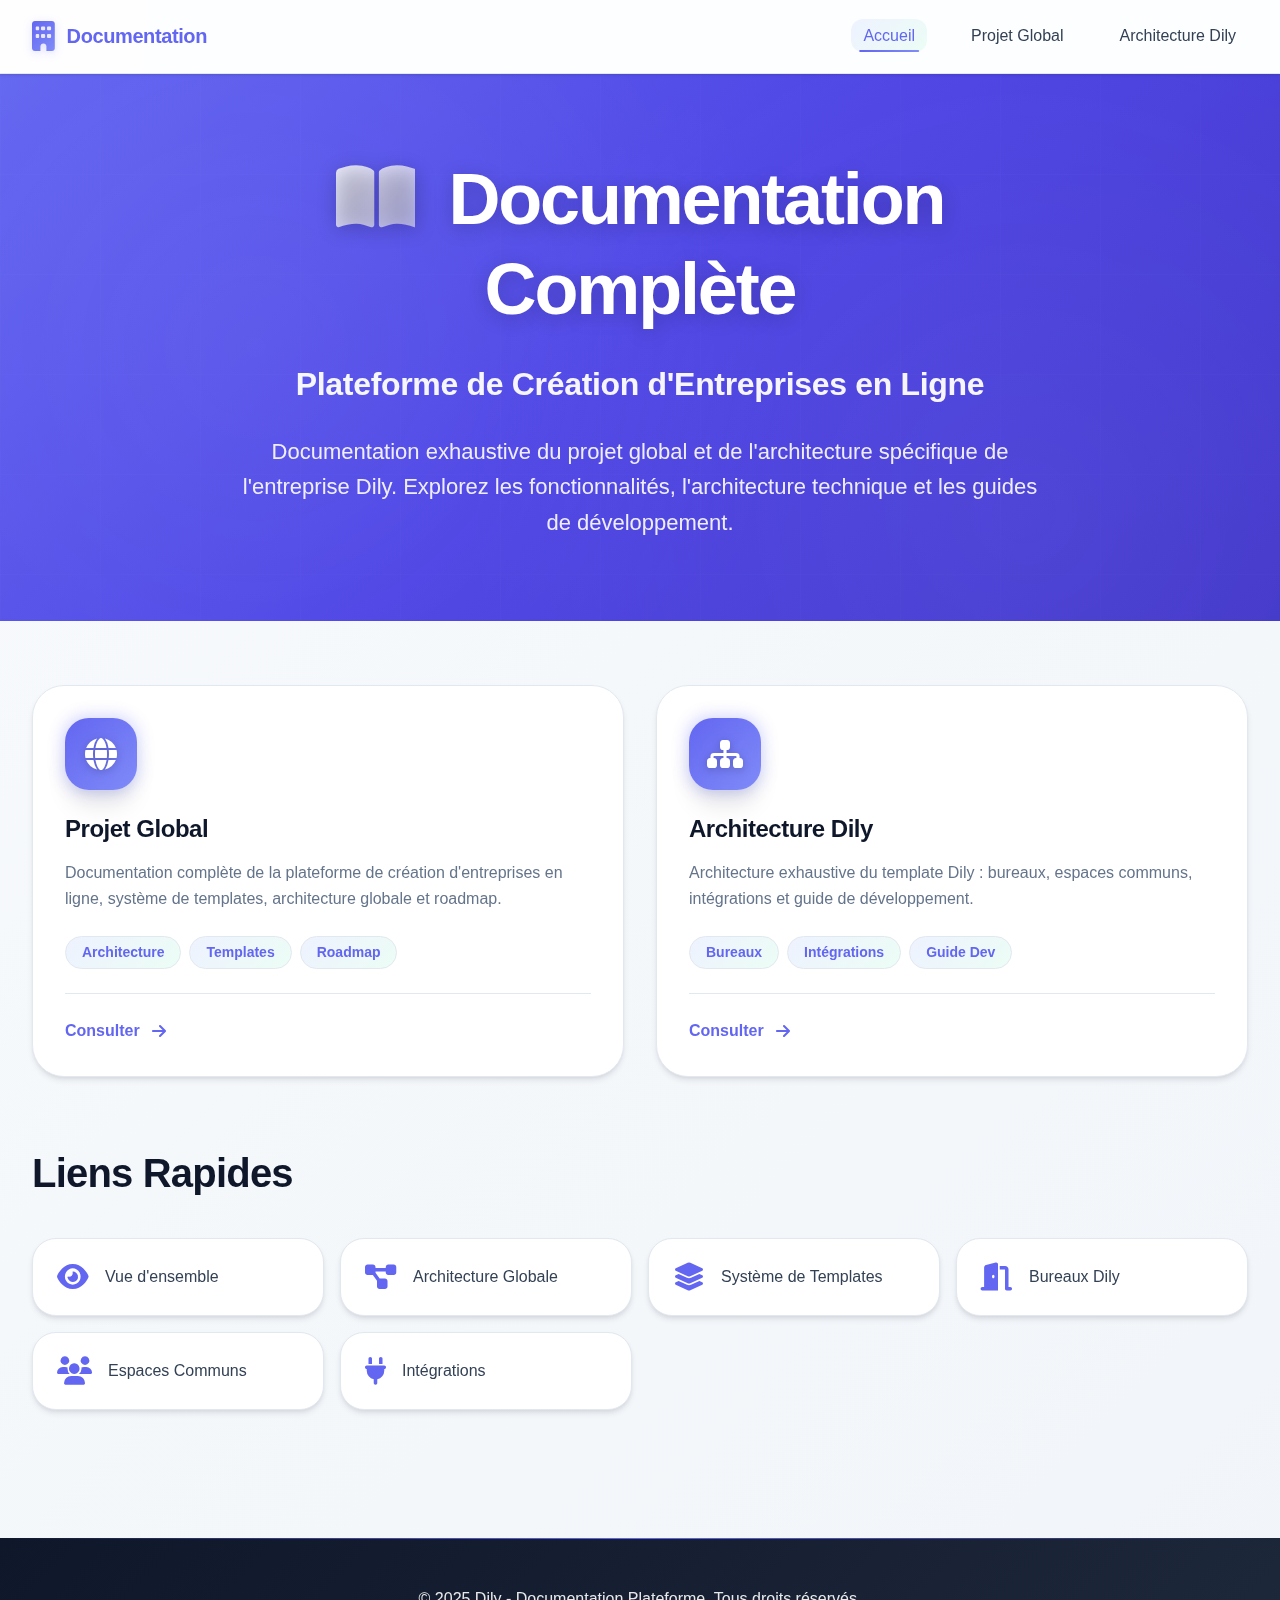
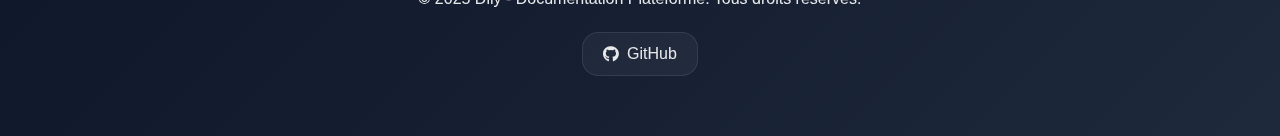
<file: index.html>
<!DOCTYPE html>
<html lang="fr">
<head>
    <meta charset="UTF-8">
    <meta name="viewport" content="width=device-width, initial-scale=1.0">
    <title>Documentation - Plateforme de Création d'Entreprises en Ligne</title>
    <link rel="stylesheet" href="css/style.css">
    <link rel="stylesheet" href="https://cdnjs.cloudflare.com/ajax/libs/font-awesome/6.4.0/css/all.min.css">
</head>
<body>
    <!-- Navigation -->
    <nav class="navbar">
        <div class="nav-container">
            <div class="nav-brand">
                <i class="fas fa-building"></i>
                <span>Documentation</span>
            </div>
            <ul class="nav-menu">
                <li><a href="index.html" class="active">Accueil</a></li>
                <li><a href="docs/project-overview.html">Projet Global</a></li>
                <li><a href="docs/dily-architecture.html">Architecture Dily</a></li>
            </ul>
            <div class="nav-toggle">
                <span></span>
                <span></span>
                <span></span>
            </div>
        </div>
    </nav>

    <!-- Hero Section -->
    <section class="hero">
        <div class="hero-content">
            <h1><i class="fas fa-book-open"></i> Documentation Complète</h1>
            <p class="hero-subtitle">Plateforme de Création d'Entreprises en Ligne</p>
            <p class="hero-description">
                Documentation exhaustive du projet global et de l'architecture spécifique de l'entreprise Dily.
                Explorez les fonctionnalités, l'architecture technique et les guides de développement.
            </p>
        </div>
    </section>

    <!-- Main Content -->
    <main class="main-content">
        <div class="container">
            <!-- Cards Grid -->
            <div class="cards-grid">
                <!-- Project Overview Card -->
                <div class="card">
                    <div class="card-icon">
                        <i class="fas fa-globe"></i>
                    </div>
                    <h2>Projet Global</h2>
                    <p>Documentation complète de la plateforme de création d'entreprises en ligne, système de templates, architecture globale et roadmap.</p>
                    <div class="card-features">
                        <span class="feature-tag">Architecture</span>
                        <span class="feature-tag">Templates</span>
                        <span class="feature-tag">Roadmap</span>
                    </div>
                    <a href="docs/project-overview.html" class="card-link">
                        Consulter <i class="fas fa-arrow-right"></i>
                    </a>
                </div>

                <!-- Dily Architecture Card -->
                <div class="card">
                    <div class="card-icon">
                        <i class="fas fa-sitemap"></i>
                    </div>
                    <h2>Architecture Dily</h2>
                    <p>Architecture exhaustive du template Dily : bureaux, espaces communs, intégrations et guide de développement.</p>
                    <div class="card-features">
                        <span class="feature-tag">Bureaux</span>
                        <span class="feature-tag">Intégrations</span>
                        <span class="feature-tag">Guide Dev</span>
                    </div>
                    <a href="docs/dily-architecture.html" class="card-link">
                        Consulter <i class="fas fa-arrow-right"></i>
                    </a>
                </div>
            </div>

            <!-- Quick Links -->
            <section class="quick-links">
                <h2>Liens Rapides</h2>
                <div class="links-grid">
                    <a href="docs/project-overview.html#vue-densemble" class="quick-link">
                        <i class="fas fa-eye"></i>
                        <span>Vue d'ensemble</span>
                    </a>
                    <a href="docs/project-overview.html#architecture-globale" class="quick-link">
                        <i class="fas fa-project-diagram"></i>
                        <span>Architecture Globale</span>
                    </a>
                    <a href="docs/project-overview.html#systeme-de-templates" class="quick-link">
                        <i class="fas fa-layer-group"></i>
                        <span>Système de Templates</span>
                    </a>
                    <a href="docs/dily-architecture.html#bureaux" class="quick-link">
                        <i class="fas fa-door-open"></i>
                        <span>Bureaux Dily</span>
                    </a>
                    <a href="docs/dily-architecture.html#espaces-communs" class="quick-link">
                        <i class="fas fa-users"></i>
                        <span>Espaces Communs</span>
                    </a>
                    <a href="docs/dily-architecture.html#integrations" class="quick-link">
                        <i class="fas fa-plug"></i>
                        <span>Intégrations</span>
                    </a>
                </div>
            </section>
        </div>
    </main>

    <!-- Footer -->
    <footer class="footer">
        <div class="container">
            <p>&copy; 2025 Dily - Documentation Plateforme. Tous droits réservés.</p>
            <p class="footer-links">
                <a href="https://github.com" target="_blank" rel="noopener noreferrer">
                    <i class="fab fa-github"></i> GitHub
                </a>
            </p>
        </div>
    </footer>

    <script src="js/main.js"></script>
</body>
</html>
</file>
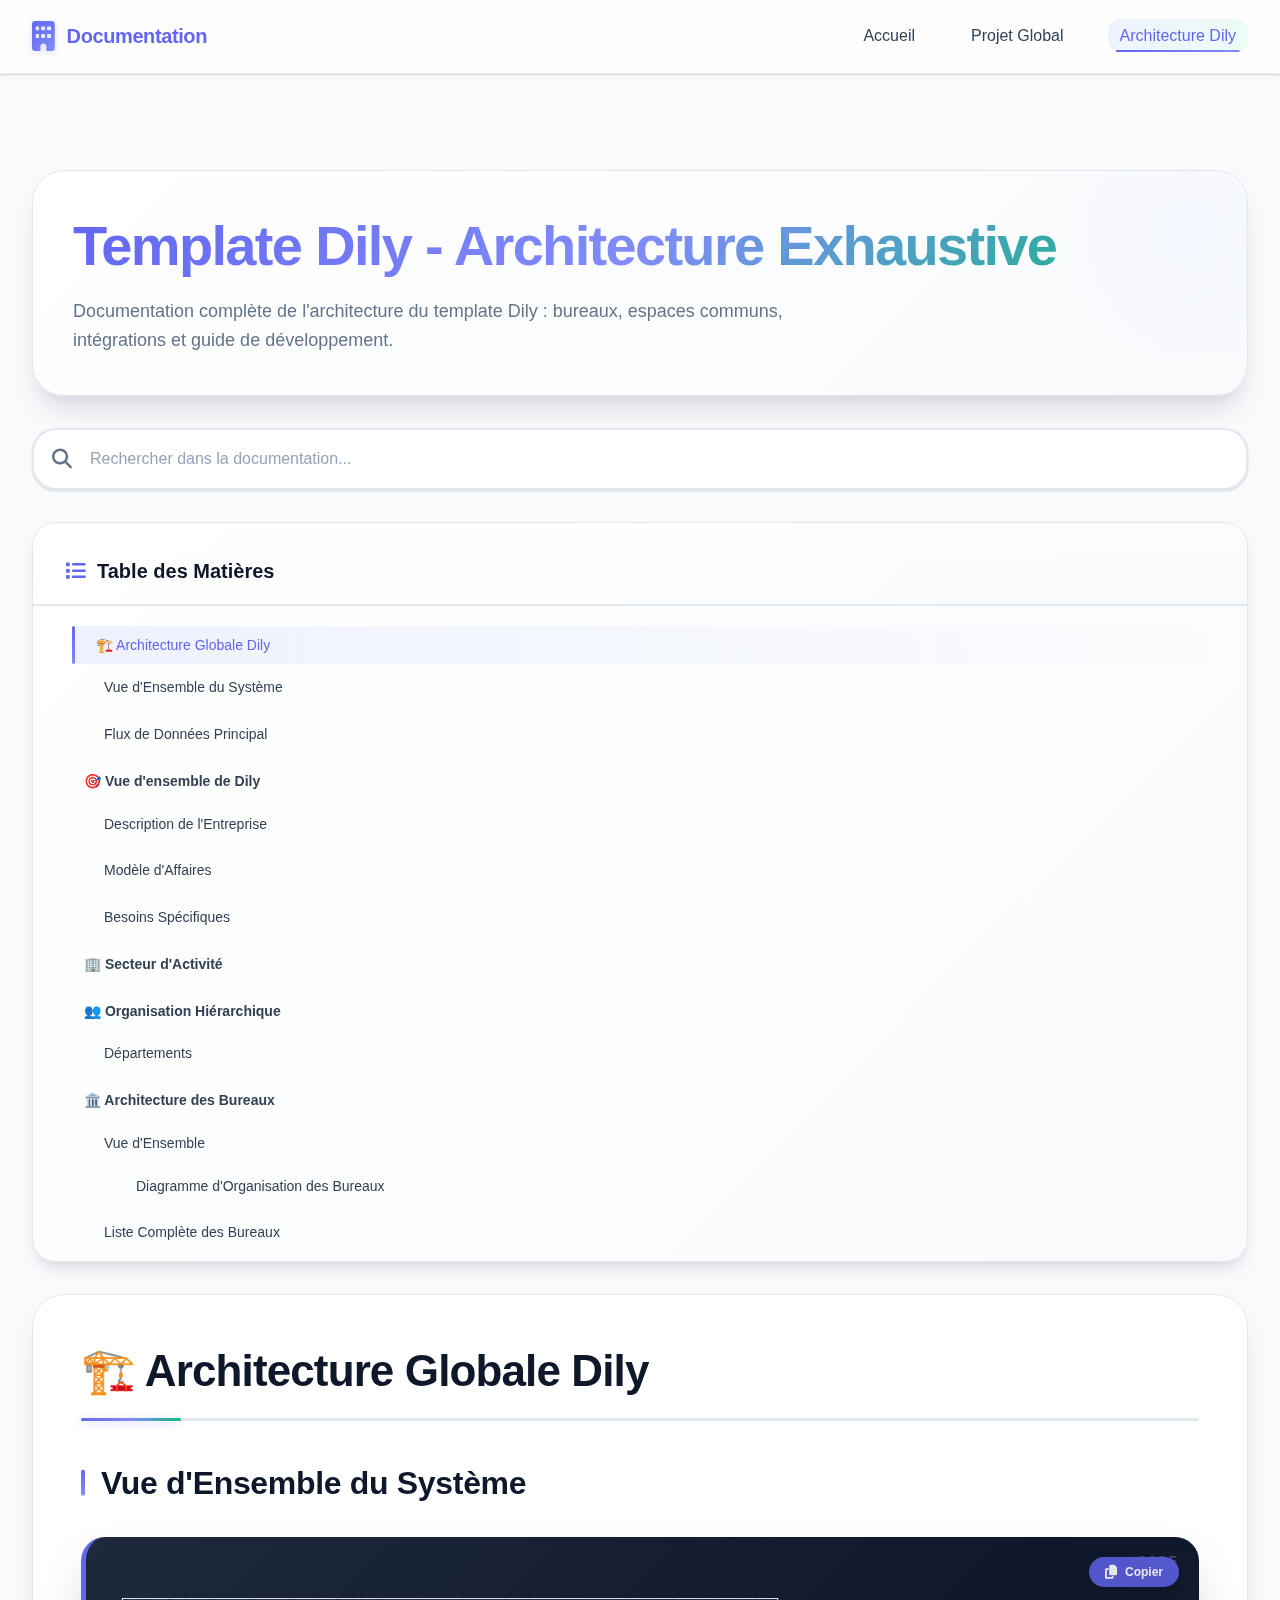
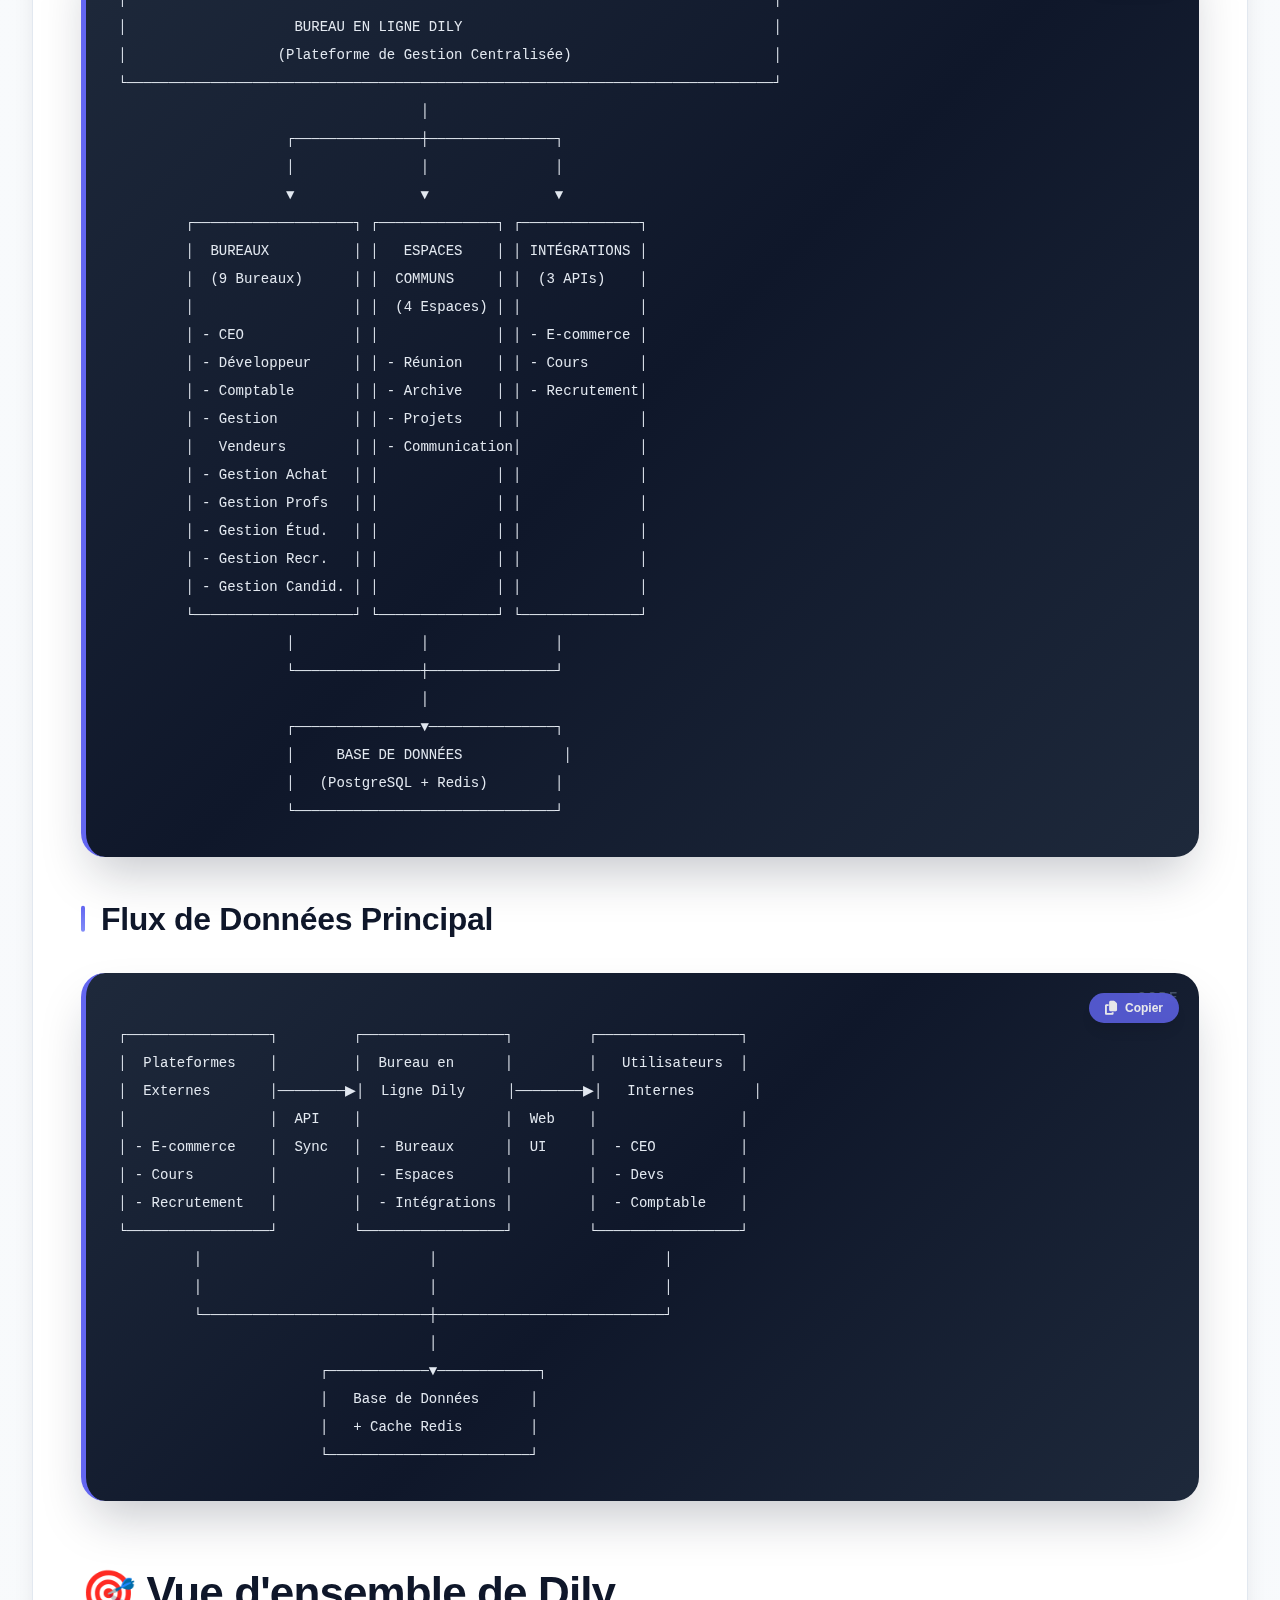
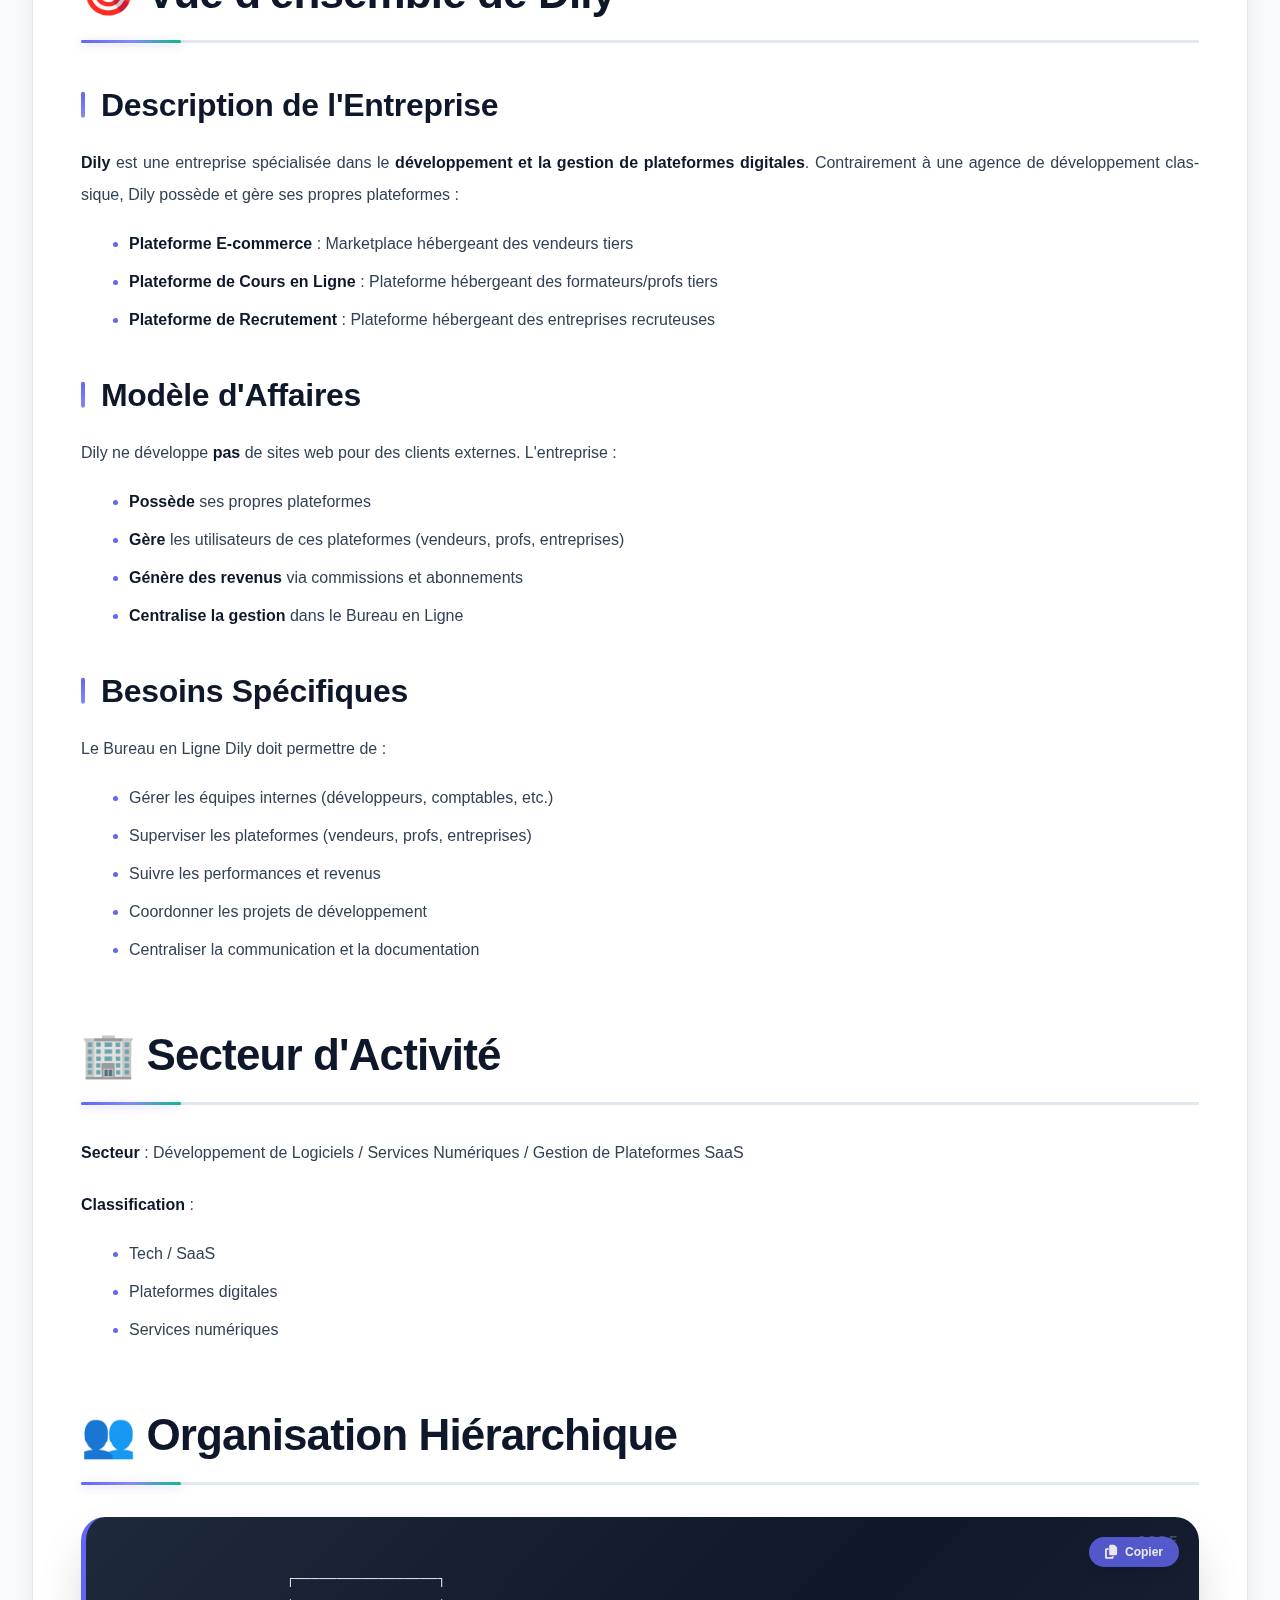
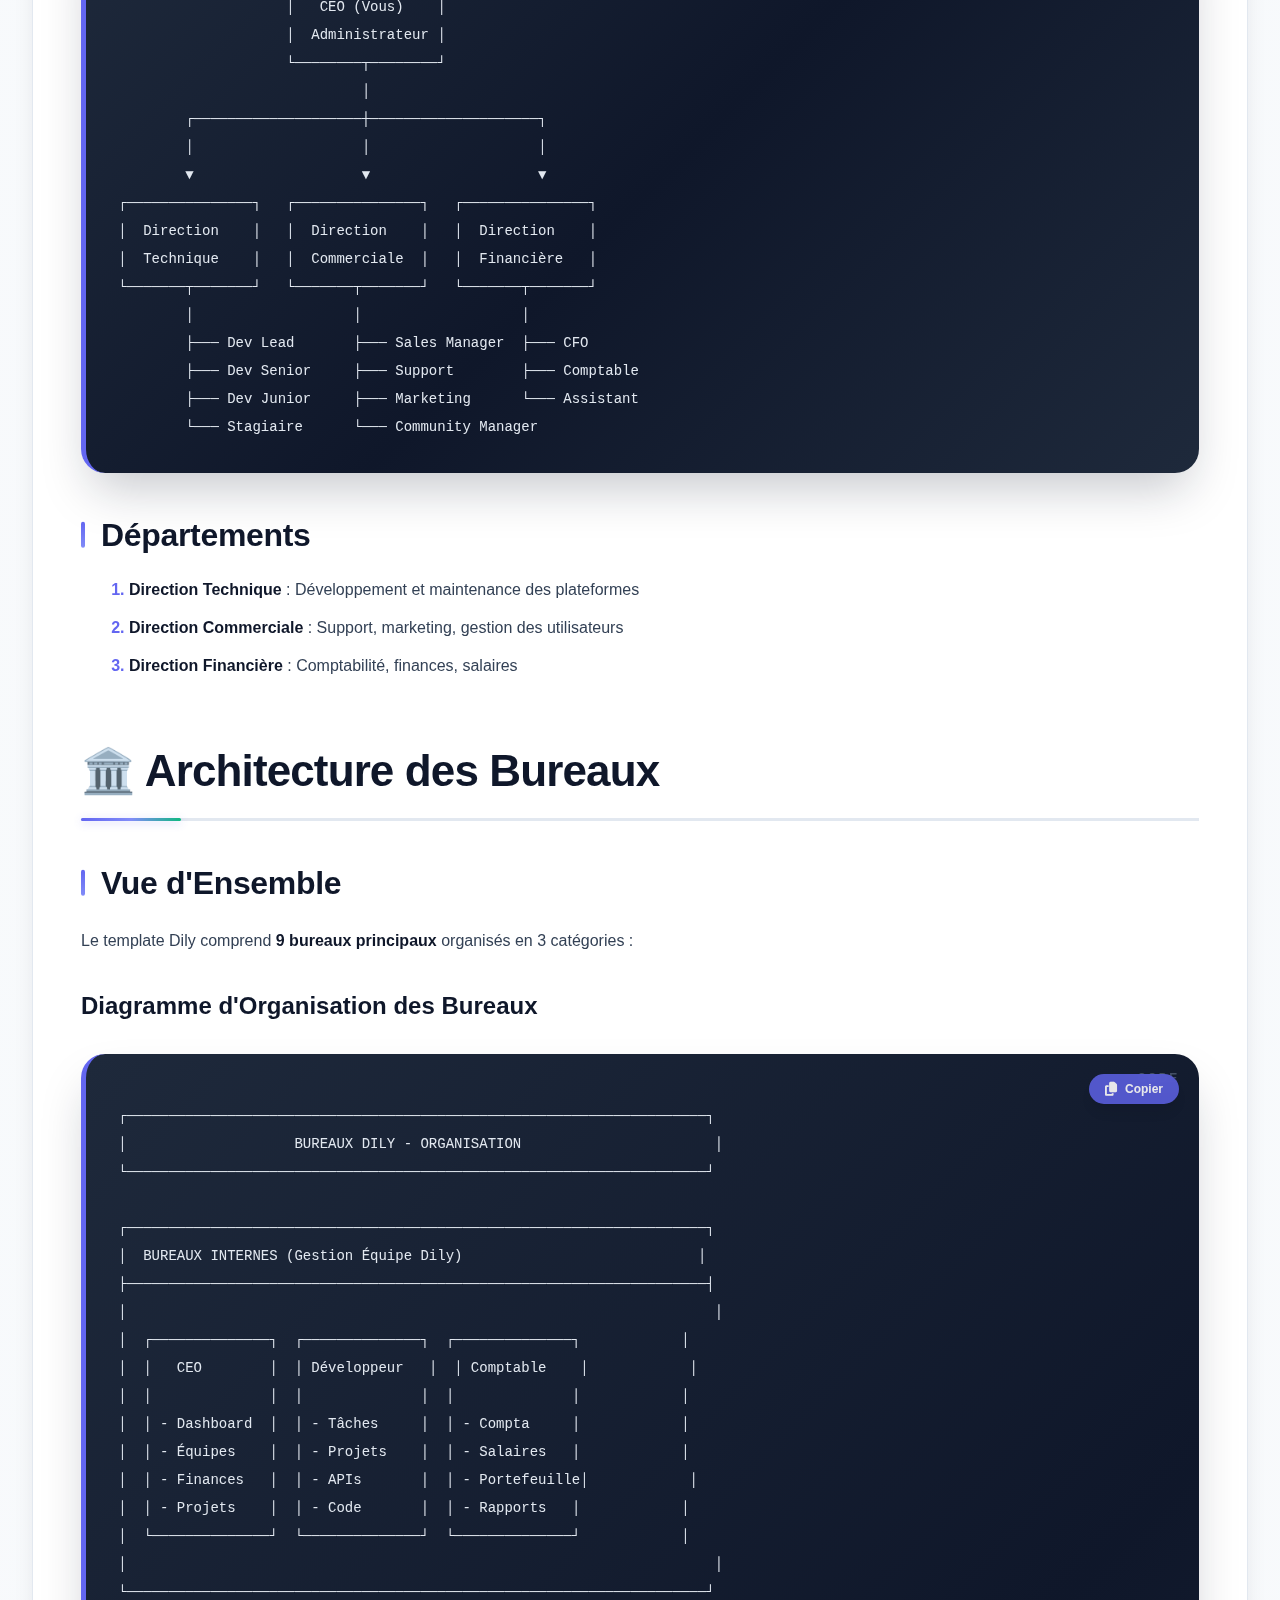
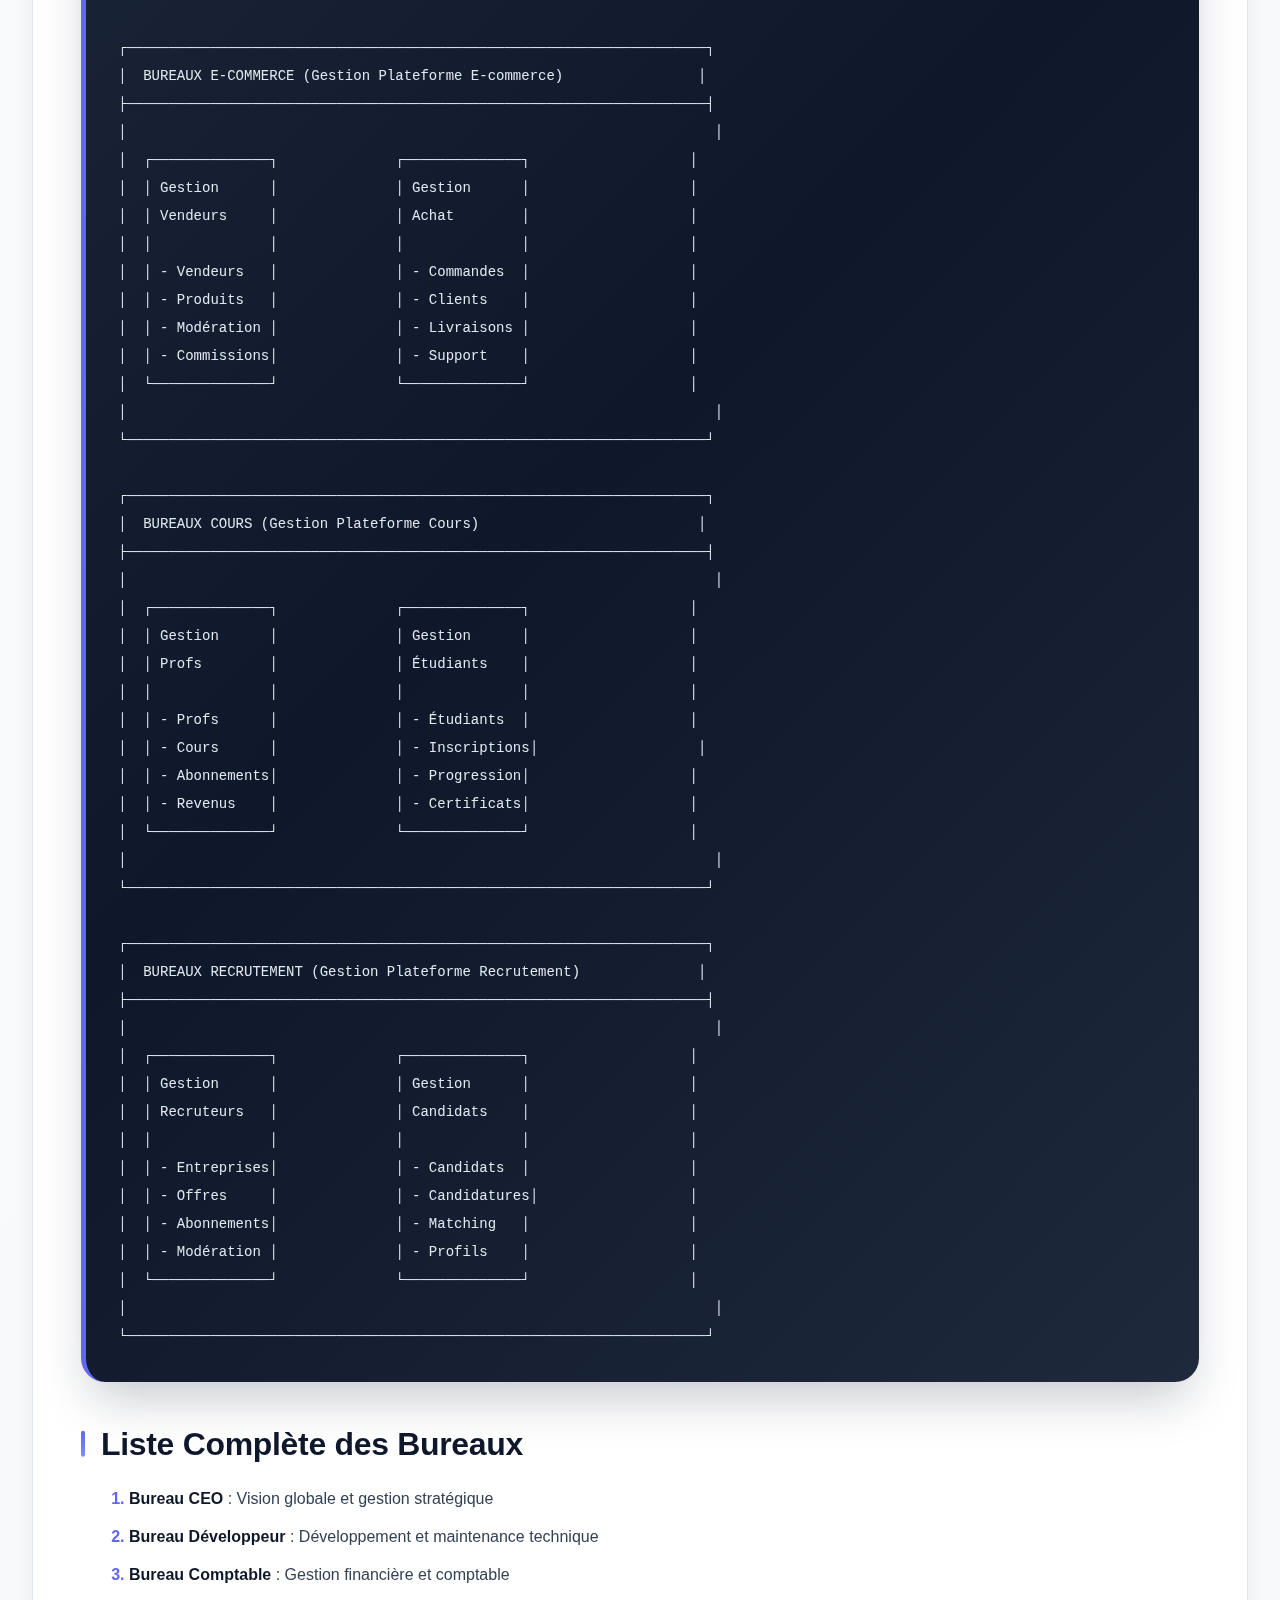
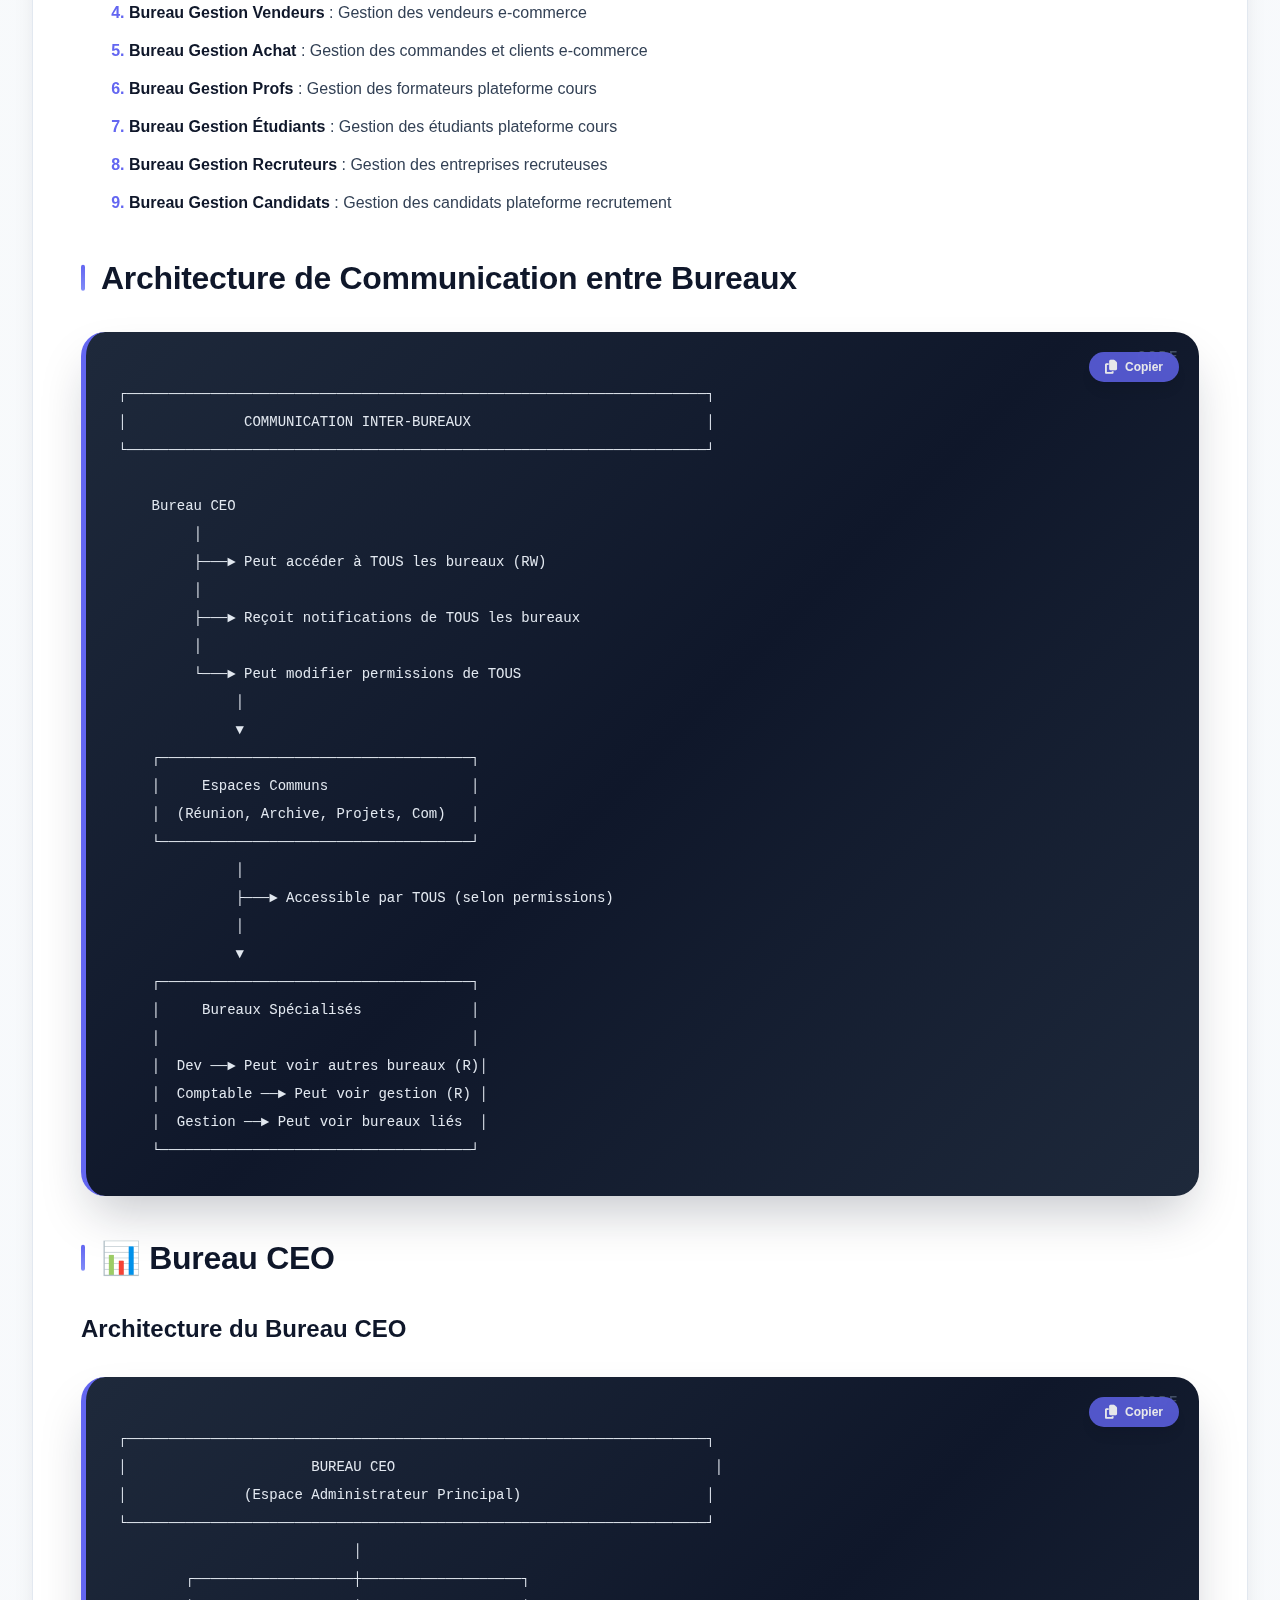
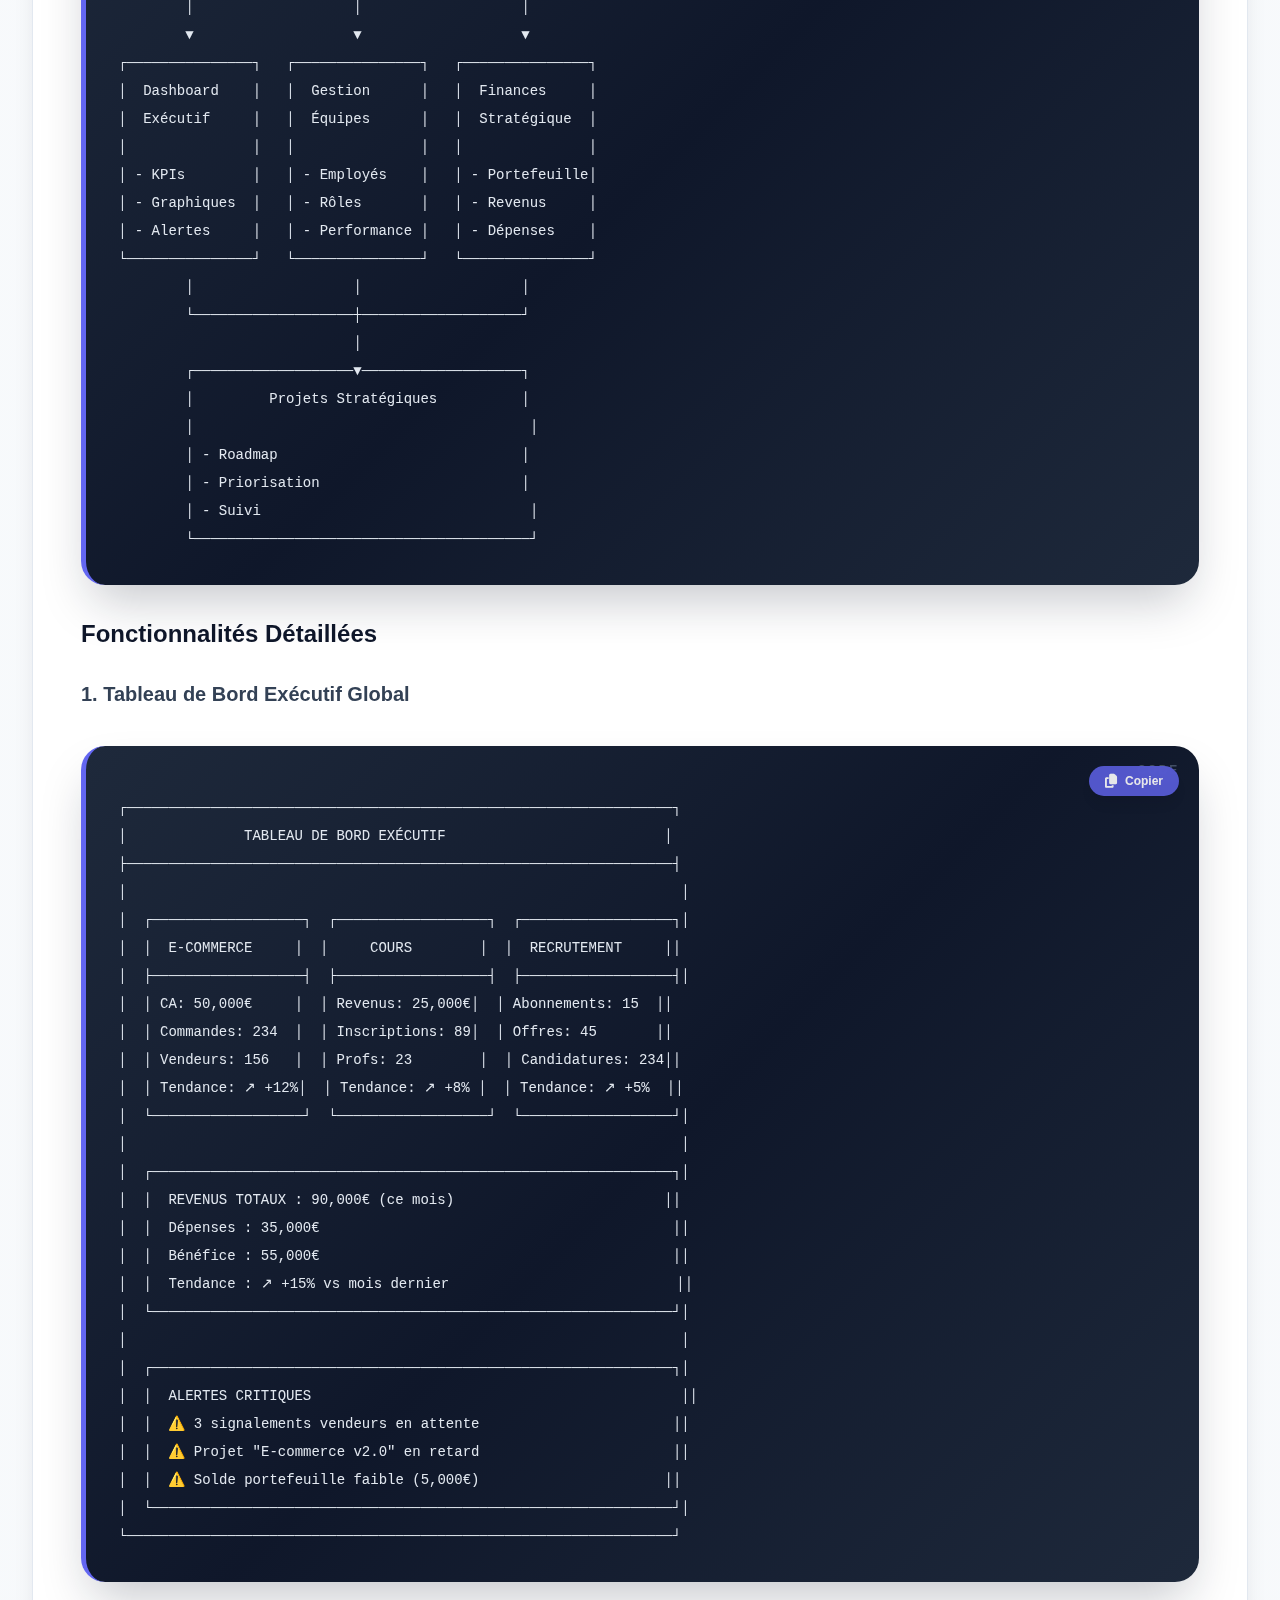
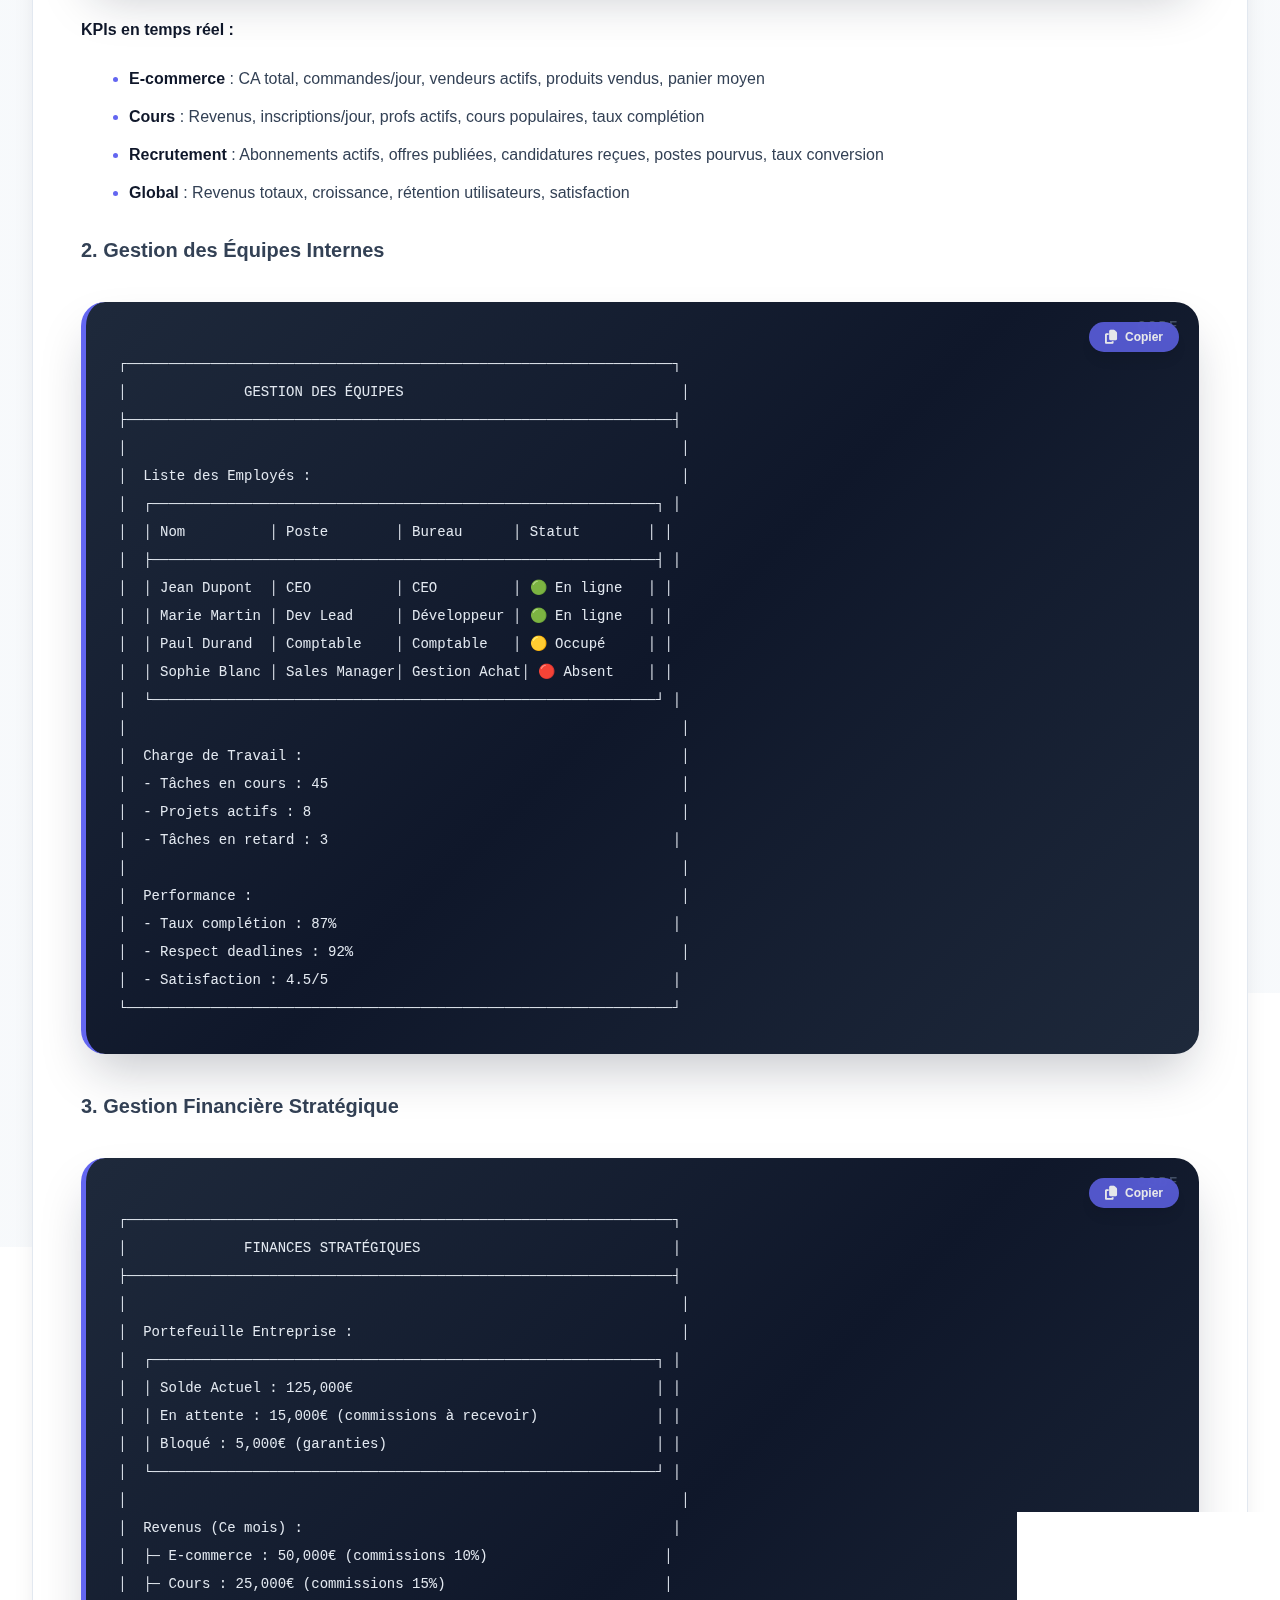
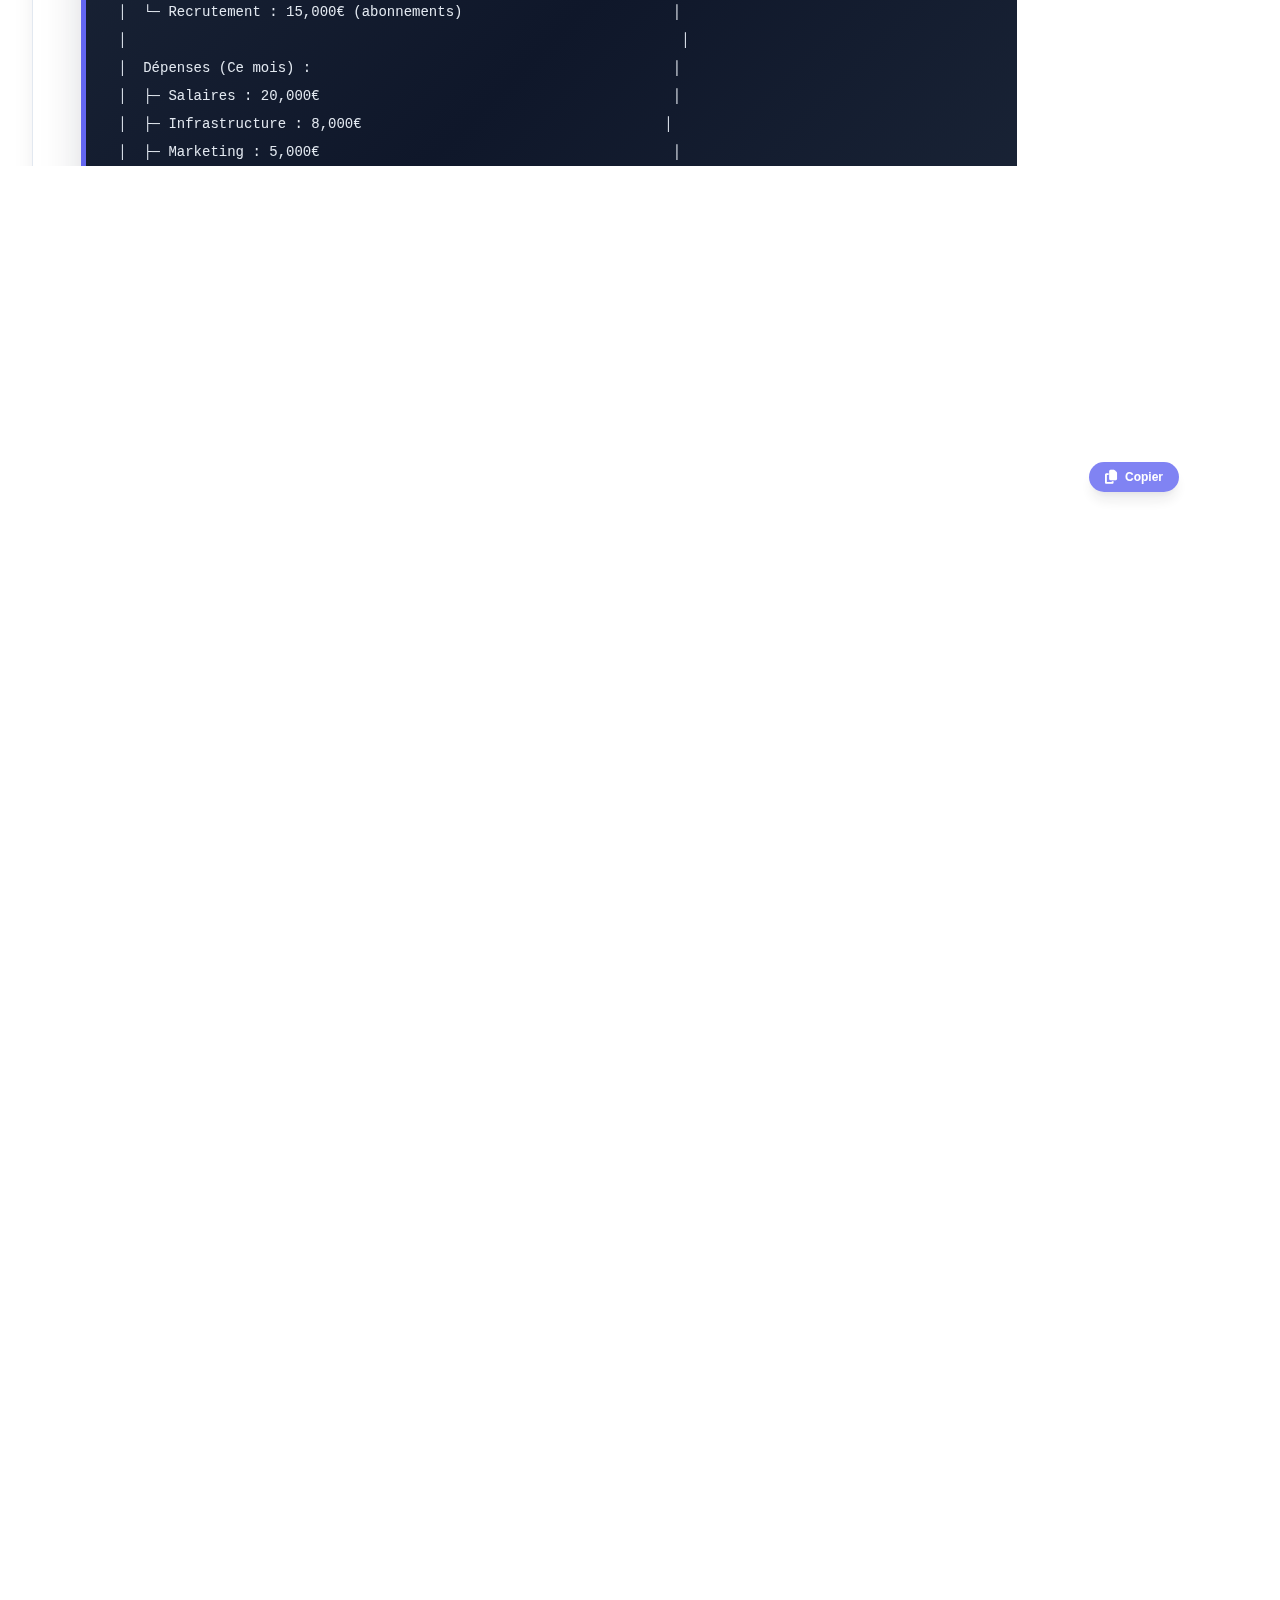
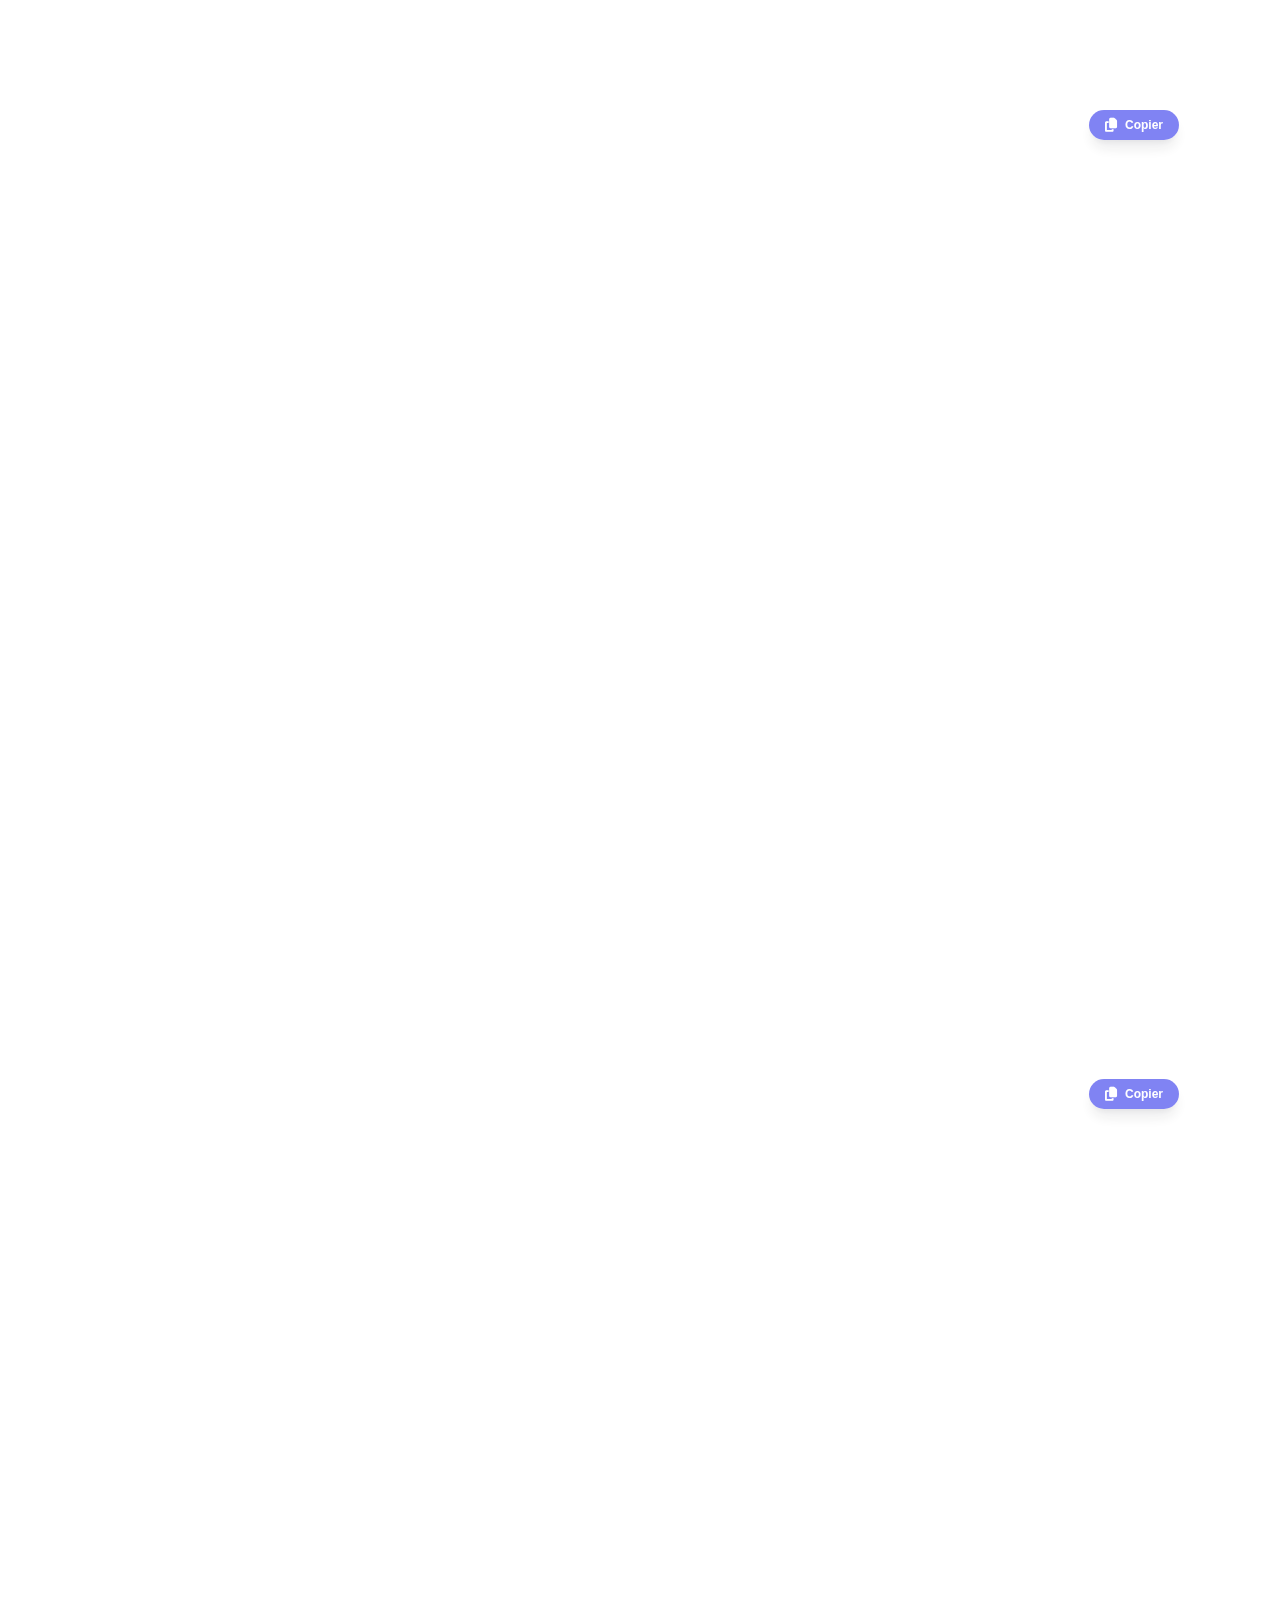
<file: docs/dily-architecture.html>
<!DOCTYPE html>
<html lang="fr">
<head>
    <meta charset="UTF-8">
    <meta name="viewport" content="width=device-width, initial-scale=1.0">
    <title>Architecture Dily - Documentation</title>
    <link rel="stylesheet" href="../css/style.css">
    <link rel="stylesheet" href="https://cdnjs.cloudflare.com/ajax/libs/font-awesome/6.4.0/css/all.min.css">
</head>
<body>
    <!-- Navigation -->
    <nav class="navbar">
        <div class="nav-container">
            <div class="nav-brand">
                <i class="fas fa-building"></i>
                <span>Documentation</span>
            </div>
            <ul class="nav-menu">
                <li><a href="../index.html">Accueil</a></li>
                <li><a href="project-overview.html">Projet Global</a></li>
                <li><a href="dily-architecture.html" class="active">Architecture Dily</a></li>
            </ul>
            <div class="nav-toggle">
                <span></span>
                <span></span>
                <span></span>
            </div>
        </div>
    </nav>

    <!-- Main Content -->
    <main class="main-content">
        <div class="container">
            <div class="doc-page">
                <div class="doc-header">
                    <h1>Template Dily - Architecture Exhaustive</h1>
                    <p>Documentation complète de l'architecture du template Dily : bureaux, espaces communs, intégrations et guide de développement.</p>
                </div>

                <div class="doc-content">
                    <!-- Diagramme d'Architecture Globale Dily -->
                    <section id="architecture-globale-dily">
                        <h2>🏗️ Architecture Globale Dily</h2>
                        
                        <h3>Vue d'Ensemble du Système</h3>
                        <pre><code>┌─────────────────────────────────────────────────────────────────────────────┐
│                    BUREAU EN LIGNE DILY                                     │
│                  (Plateforme de Gestion Centralisée)                        │
└─────────────────────────────────────────────────────────────────────────────┘
                                    │
                    ┌───────────────┼───────────────┐
                    │               │               │
                    ▼               ▼               ▼
        ┌───────────────────┐ ┌──────────────┐ ┌──────────────┐
        │  BUREAUX          │ │   ESPACES    │ │ INTÉGRATIONS │
        │  (9 Bureaux)      │ │  COMMUNS     │ │  (3 APIs)    │
        │                   │ │  (4 Espaces) │ │              │
        │ - CEO             │ │              │ │ - E-commerce │
        │ - Développeur     │ │ - Réunion    │ │ - Cours      │
        │ - Comptable       │ │ - Archive    │ │ - Recrutement│
        │ - Gestion         │ │ - Projets    │ │              │
        │   Vendeurs        │ │ - Communication│              │
        │ - Gestion Achat   │ │              │ │              │
        │ - Gestion Profs   │ │              │ │              │
        │ - Gestion Étud.   │ │              │ │              │
        │ - Gestion Recr.   │ │              │ │              │
        │ - Gestion Candid. │ │              │ │              │
        └───────────────────┘ └──────────────┘ └──────────────┘
                    │               │               │
                    └───────────────┼───────────────┘
                                    │
                    ┌───────────────▼───────────────┐
                    │     BASE DE DONNÉES            │
                    │   (PostgreSQL + Redis)        │
                    └───────────────────────────────┘</code></pre>
                        
                        <h3>Flux de Données Principal</h3>
                        <pre><code>┌─────────────────┐         ┌─────────────────┐         ┌─────────────────┐
│  Plateformes    │         │  Bureau en      │         │   Utilisateurs  │
│  Externes       │────────▶│  Ligne Dily     │────────▶│   Internes       │
│                 │  API    │                 │  Web    │                 │
│ - E-commerce    │  Sync   │  - Bureaux      │  UI     │  - CEO          │
│ - Cours         │         │  - Espaces      │         │  - Devs         │
│ - Recrutement   │         │  - Intégrations │         │  - Comptable    │
└─────────────────┘         └─────────────────┘         └─────────────────┘
         │                           │                           │
         │                           │                           │
         └───────────────────────────┼───────────────────────────┘
                                     │
                        ┌────────────▼────────────┐
                        │   Base de Données      │
                        │   + Cache Redis        │
                        └────────────────────────┘</code></pre>
                    </section>
                    <section id="vue-densemble-dily">
                        <h2>🎯 Vue d'ensemble de Dily</h2>
                        
                        <h3>Description de l'Entreprise</h3>
                        <p><strong>Dily</strong> est une entreprise spécialisée dans le <strong>développement et la gestion de plateformes digitales</strong>. Contrairement à une agence de développement classique, Dily possède et gère ses propres plateformes :</p>
                        <ul>
                            <li><strong>Plateforme E-commerce</strong> : Marketplace hébergeant des vendeurs tiers</li>
                            <li><strong>Plateforme de Cours en Ligne</strong> : Plateforme hébergeant des formateurs/profs tiers</li>
                            <li><strong>Plateforme de Recrutement</strong> : Plateforme hébergeant des entreprises recruteuses</li>
                        </ul>
                        
                        <h3>Modèle d'Affaires</h3>
                        <p>Dily ne développe <strong>pas</strong> de sites web pour des clients externes. L'entreprise :</p>
                        <ul>
                            <li><strong>Possède</strong> ses propres plateformes</li>
                            <li><strong>Gère</strong> les utilisateurs de ces plateformes (vendeurs, profs, entreprises)</li>
                            <li><strong>Génère des revenus</strong> via commissions et abonnements</li>
                            <li><strong>Centralise la gestion</strong> dans le Bureau en Ligne</li>
                        </ul>
                        
                        <h3>Besoins Spécifiques</h3>
                        <p>Le Bureau en Ligne Dily doit permettre de :</p>
                        <ul>
                            <li>Gérer les équipes internes (développeurs, comptables, etc.)</li>
                            <li>Superviser les plateformes (vendeurs, profs, entreprises)</li>
                            <li>Suivre les performances et revenus</li>
                            <li>Coordonner les projets de développement</li>
                            <li>Centraliser la communication et la documentation</li>
                        </ul>
                    </section>

                    <section id="secteur-activite">
                        <h2>🏢 Secteur d'Activité</h2>
                        <p><strong>Secteur</strong> : Développement de Logiciels / Services Numériques / Gestion de Plateformes SaaS</p>
                        <p><strong>Classification</strong> :</p>
                        <ul>
                            <li>Tech / SaaS</li>
                            <li>Plateformes digitales</li>
                            <li>Services numériques</li>
                        </ul>
                    </section>

                    <section id="organisation-hierarchique">
                        <h2>👥 Organisation Hiérarchique</h2>
                        <pre><code>                    ┌─────────────────┐
                    │   CEO (Vous)    │
                    │  Administrateur │
                    └────────┬────────┘
                             │
        ┌────────────────────┼────────────────────┐
        │                    │                    │
        ▼                    ▼                    ▼
┌───────────────┐   ┌───────────────┐   ┌───────────────┐
│  Direction    │   │  Direction    │   │  Direction    │
│  Technique    │   │  Commerciale  │   │  Financière   │
└───────┬───────┘   └───────┬───────┘   └───────┬───────┘
        │                   │                   │
        ├─── Dev Lead       ├─── Sales Manager  ├─── CFO
        ├─── Dev Senior     ├─── Support        ├─── Comptable
        ├─── Dev Junior     ├─── Marketing      └─── Assistant
        └─── Stagiaire      └─── Community Manager</code></pre>
                        
                        <h3>Départements</h3>
                        <ol>
                            <li><strong>Direction Technique</strong> : Développement et maintenance des plateformes</li>
                            <li><strong>Direction Commerciale</strong> : Support, marketing, gestion des utilisateurs</li>
                            <li><strong>Direction Financière</strong> : Comptabilité, finances, salaires</li>
                        </ol>
                    </section>

                    <section id="bureaux">
                        <h2>🏛️ Architecture des Bureaux</h2>
                        
                        <h3>Vue d'Ensemble</h3>
                        <p>Le template Dily comprend <strong>9 bureaux principaux</strong> organisés en 3 catégories :</p>
                        
                        <h4>Diagramme d'Organisation des Bureaux</h4>
                        <pre><code>┌─────────────────────────────────────────────────────────────────────┐
│                    BUREAUX DILY - ORGANISATION                       │
└─────────────────────────────────────────────────────────────────────┘

┌─────────────────────────────────────────────────────────────────────┐
│  BUREAUX INTERNES (Gestion Équipe Dily)                            │
├─────────────────────────────────────────────────────────────────────┤
│                                                                      │
│  ┌──────────────┐  ┌──────────────┐  ┌──────────────┐            │
│  │   CEO        │  │ Développeur   │  │ Comptable    │            │
│  │              │  │              │  │              │            │
│  │ - Dashboard  │  │ - Tâches     │  │ - Compta     │            │
│  │ - Équipes    │  │ - Projets    │  │ - Salaires   │            │
│  │ - Finances   │  │ - APIs       │  │ - Portefeuille│            │
│  │ - Projets    │  │ - Code       │  │ - Rapports   │            │
│  └──────────────┘  └──────────────┘  └──────────────┘            │
│                                                                      │
└─────────────────────────────────────────────────────────────────────┘

┌─────────────────────────────────────────────────────────────────────┐
│  BUREAUX E-COMMERCE (Gestion Plateforme E-commerce)                │
├─────────────────────────────────────────────────────────────────────┤
│                                                                      │
│  ┌──────────────┐              ┌──────────────┐                   │
│  │ Gestion      │              │ Gestion      │                   │
│  │ Vendeurs     │              │ Achat        │                   │
│  │              │              │              │                   │
│  │ - Vendeurs   │              │ - Commandes  │                   │
│  │ - Produits   │              │ - Clients    │                   │
│  │ - Modération │              │ - Livraisons │                   │
│  │ - Commissions│              │ - Support    │                   │
│  └──────────────┘              └──────────────┘                   │
│                                                                      │
└─────────────────────────────────────────────────────────────────────┘

┌─────────────────────────────────────────────────────────────────────┐
│  BUREAUX COURS (Gestion Plateforme Cours)                          │
├─────────────────────────────────────────────────────────────────────┤
│                                                                      │
│  ┌──────────────┐              ┌──────────────┐                   │
│  │ Gestion      │              │ Gestion      │                   │
│  │ Profs        │              │ Étudiants    │                   │
│  │              │              │              │                   │
│  │ - Profs      │              │ - Étudiants  │                   │
│  │ - Cours      │              │ - Inscriptions│                   │
│  │ - Abonnements│              │ - Progression│                   │
│  │ - Revenus    │              │ - Certificats│                   │
│  └──────────────┘              └──────────────┘                   │
│                                                                      │
└─────────────────────────────────────────────────────────────────────┘

┌─────────────────────────────────────────────────────────────────────┐
│  BUREAUX RECRUTEMENT (Gestion Plateforme Recrutement)              │
├─────────────────────────────────────────────────────────────────────┤
│                                                                      │
│  ┌──────────────┐              ┌──────────────┐                   │
│  │ Gestion      │              │ Gestion      │                   │
│  │ Recruteurs   │              │ Candidats    │                   │
│  │              │              │              │                   │
│  │ - Entreprises│              │ - Candidats  │                   │
│  │ - Offres     │              │ - Candidatures│                  │
│  │ - Abonnements│              │ - Matching   │                   │
│  │ - Modération │              │ - Profils    │                   │
│  └──────────────┘              └──────────────┘                   │
│                                                                      │
└─────────────────────────────────────────────────────────────────────┘</code></pre>
                        
                        <h3>Liste Complète des Bureaux</h3>
                        <ol>
                            <li><strong>Bureau CEO</strong> : Vision globale et gestion stratégique</li>
                            <li><strong>Bureau Développeur</strong> : Développement et maintenance technique</li>
                            <li><strong>Bureau Comptable</strong> : Gestion financière et comptable</li>
                            <li><strong>Bureau Gestion Vendeurs</strong> : Gestion des vendeurs e-commerce</li>
                            <li><strong>Bureau Gestion Achat</strong> : Gestion des commandes et clients e-commerce</li>
                            <li><strong>Bureau Gestion Profs</strong> : Gestion des formateurs plateforme cours</li>
                            <li><strong>Bureau Gestion Étudiants</strong> : Gestion des étudiants plateforme cours</li>
                            <li><strong>Bureau Gestion Recruteurs</strong> : Gestion des entreprises recruteuses</li>
                            <li><strong>Bureau Gestion Candidats</strong> : Gestion des candidats plateforme recrutement</li>
                        </ol>
                        
                        <h3>Architecture de Communication entre Bureaux</h3>
                        <pre><code>┌─────────────────────────────────────────────────────────────────────┐
│              COMMUNICATION INTER-BUREAUX                            │
└─────────────────────────────────────────────────────────────────────┘

    Bureau CEO
         │
         ├───► Peut accéder à TOUS les bureaux (RW)
         │
         ├───► Reçoit notifications de TOUS les bureaux
         │
         └───► Peut modifier permissions de TOUS
              │
              ▼
    ┌─────────────────────────────────────┐
    │     Espaces Communs                 │
    │  (Réunion, Archive, Projets, Com)   │
    └─────────────────────────────────────┘
              │
              ├───► Accessible par TOUS (selon permissions)
              │
              ▼
    ┌─────────────────────────────────────┐
    │     Bureaux Spécialisés             │
    │                                     │
    │  Dev ──► Peut voir autres bureaux (R)│
    │  Comptable ──► Peut voir gestion (R) │
    │  Gestion ──► Peut voir bureaux liés  │
    └─────────────────────────────────────┘</code></pre>
                        
                        <h3>📊 Bureau CEO</h3>
                        
                        <h4>Architecture du Bureau CEO</h4>
                        <pre><code>┌─────────────────────────────────────────────────────────────────────┐
│                      BUREAU CEO                                      │
│              (Espace Administrateur Principal)                      │
└─────────────────────────────────────────────────────────────────────┘
                            │
        ┌───────────────────┼───────────────────┐
        │                   │                   │
        ▼                   ▼                   ▼
┌───────────────┐   ┌───────────────┐   ┌───────────────┐
│  Dashboard    │   │  Gestion      │   │  Finances     │
│  Exécutif     │   │  Équipes      │   │  Stratégique  │
│               │   │               │   │               │
│ - KPIs        │   │ - Employés    │   │ - Portefeuille│
│ - Graphiques  │   │ - Rôles       │   │ - Revenus     │
│ - Alertes     │   │ - Performance │   │ - Dépenses    │
└───────────────┘   └───────────────┘   └───────────────┘
        │                   │                   │
        └───────────────────┼───────────────────┘
                            │
        ┌───────────────────▼───────────────────┐
        │         Projets Stratégiques          │
        │                                        │
        │ - Roadmap                             │
        │ - Priorisation                        │
        │ - Suivi                                │
        └────────────────────────────────────────┘</code></pre>
                        
                        <h4>Fonctionnalités Détaillées</h4>
                        
                        <h5>1. Tableau de Bord Exécutif Global</h5>
                        <pre><code>┌─────────────────────────────────────────────────────────────────┐
│              TABLEAU DE BORD EXÉCUTIF                          │
├─────────────────────────────────────────────────────────────────┤
│                                                                  │
│  ┌──────────────────┐  ┌──────────────────┐  ┌──────────────────┐│
│  │  E-COMMERCE     │  │     COURS        │  │  RECRUTEMENT     ││
│  ├──────────────────┤  ├──────────────────┤  ├──────────────────┤│
│  │ CA: 50,000€     │  │ Revenus: 25,000€│  │ Abonnements: 15  ││
│  │ Commandes: 234  │  │ Inscriptions: 89│  │ Offres: 45       ││
│  │ Vendeurs: 156   │  │ Profs: 23        │  │ Candidatures: 234││
│  │ Tendance: ↗ +12%│  │ Tendance: ↗ +8% │  │ Tendance: ↗ +5%  ││
│  └──────────────────┘  └──────────────────┘  └──────────────────┘│
│                                                                  │
│  ┌──────────────────────────────────────────────────────────────┐│
│  │  REVENUS TOTAUX : 90,000€ (ce mois)                         ││
│  │  Dépenses : 35,000€                                          ││
│  │  Bénéfice : 55,000€                                          ││
│  │  Tendance : ↗ +15% vs mois dernier                           ││
│  └──────────────────────────────────────────────────────────────┘│
│                                                                  │
│  ┌──────────────────────────────────────────────────────────────┐│
│  │  ALERTES CRITIQUES                                            ││
│  │  ⚠️ 3 signalements vendeurs en attente                       ││
│  │  ⚠️ Projet "E-commerce v2.0" en retard                       ││
│  │  ⚠️ Solde portefeuille faible (5,000€)                      ││
│  └──────────────────────────────────────────────────────────────┘│
└─────────────────────────────────────────────────────────────────┘</code></pre>
                        
                        <p><strong>KPIs en temps réel :</strong></p>
                        <ul>
                            <li><strong>E-commerce</strong> : CA total, commandes/jour, vendeurs actifs, produits vendus, panier moyen</li>
                            <li><strong>Cours</strong> : Revenus, inscriptions/jour, profs actifs, cours populaires, taux complétion</li>
                            <li><strong>Recrutement</strong> : Abonnements actifs, offres publiées, candidatures reçues, postes pourvus, taux conversion</li>
                            <li><strong>Global</strong> : Revenus totaux, croissance, rétention utilisateurs, satisfaction</li>
                        </ul>
                        
                        <h5>2. Gestion des Équipes Internes</h5>
                        <pre><code>┌─────────────────────────────────────────────────────────────────┐
│              GESTION DES ÉQUIPES                                 │
├─────────────────────────────────────────────────────────────────┤
│                                                                  │
│  Liste des Employés :                                            │
│  ┌────────────────────────────────────────────────────────────┐ │
│  │ Nom          │ Poste        │ Bureau      │ Statut        │ │
│  ├────────────────────────────────────────────────────────────┤ │
│  │ Jean Dupont  │ CEO          │ CEO         │ 🟢 En ligne   │ │
│  │ Marie Martin │ Dev Lead     │ Développeur │ 🟢 En ligne   │ │
│  │ Paul Durand  │ Comptable    │ Comptable   │ 🟡 Occupé     │ │
│  │ Sophie Blanc │ Sales Manager│ Gestion Achat│ 🔴 Absent    │ │
│  └────────────────────────────────────────────────────────────┘ │
│                                                                  │
│  Charge de Travail :                                             │
│  - Tâches en cours : 45                                          │
│  - Projets actifs : 8                                            │
│  - Tâches en retard : 3                                         │
│                                                                  │
│  Performance :                                                   │
│  - Taux complétion : 87%                                        │
│  - Respect deadlines : 92%                                       │
│  - Satisfaction : 4.5/5                                         │
└─────────────────────────────────────────────────────────────────┘</code></pre>
                        
                        <h5>3. Gestion Financière Stratégique</h5>
                        <pre><code>┌─────────────────────────────────────────────────────────────────┐
│              FINANCES STRATÉGIQUES                              │
├─────────────────────────────────────────────────────────────────┤
│                                                                  │
│  Portefeuille Entreprise :                                       │
│  ┌────────────────────────────────────────────────────────────┐ │
│  │ Solde Actuel : 125,000€                                    │ │
│  │ En attente : 15,000€ (commissions à recevoir)              │ │
│  │ Bloqué : 5,000€ (garanties)                                │ │
│  └────────────────────────────────────────────────────────────┘ │
│                                                                  │
│  Revenus (Ce mois) :                                            │
│  ├─ E-commerce : 50,000€ (commissions 10%)                     │
│  ├─ Cours : 25,000€ (commissions 15%)                          │
│  └─ Recrutement : 15,000€ (abonnements)                         │
│                                                                  │
│  Dépenses (Ce mois) :                                           │
│  ├─ Salaires : 20,000€                                          │
│  ├─ Infrastructure : 8,000€                                    │
│  ├─ Marketing : 5,000€                                          │
│  └─ Autres : 2,000€                                             │
│                                                                  │
│  Bénéfice Net : 55,000€                                         │
│  Tendance : ↗ +15% vs mois dernier                              │
└─────────────────────────────────────────────────────────────────┘</code></pre>
                        
                        <h5>4. Projets Stratégiques</h5>
                        <pre><code>┌─────────────────────────────────────────────────────────────────┐
│              PROJETS STRATÉGIQUES                               │
├─────────────────────────────────────────────────────────────────┤
│                                                                  │
│  Projets Actifs :                                               │
│  ┌────────────────────────────────────────────────────────────┐ │
│  │ Projet              │ Progression │ Priorité │ Deadline    │ │
│  ├────────────────────────────────────────────────────────────┤ │
│  │ E-commerce v2.0     │ 65%         │ Haute    │ 15/03/2025  │ │
│  │ Nouvelle API Cours  │ 40%         │ Moyenne  │ 01/04/2025  │ │
│  │ Amélioration Matching│ 80%        │ Haute    │ 20/02/2025  │ │
│  └────────────────────────────────────────────────────────────┘ │
│                                                                  │
│  Roadmap :                                                       │
│  Q1 2025 : E-commerce v2.0, Amélioration matching               │
│  Q2 2025 : Nouvelle API Cours, Optimisations                     │
│  Q3 2025 : Nouvelle plateforme (à définir)                      │
└─────────────────────────────────────────────────────────────────┘</code></pre>
                        
                        <h5>5. Analytics Avancés</h5>
                        <ul>
                            <li><strong>Performance des plateformes</strong> : Comparaison, tendances, prévisions</li>
                            <li><strong>Analyse utilisateurs</strong> : Croissance, rétention, engagement</li>
                            <li><strong>Prévisions financières</strong> : Revenus prévus, besoins en ressources</li>
                            <li><strong>Benchmarking</strong> : Comparaison avec objectifs, périodes précédentes</li>
                        </ul>
                        
                        <h4>Accès et Permissions</h4>
                        <ul>
                            <li><strong>Accès complet</strong> : Tous les bureaux (lecture/écriture)</li>
                            <li><strong>Tous les espaces</strong> : Réunions, archives, projets, communication</li>
                            <li><strong>Toutes les intégrations</strong> : APIs des plateformes</li>
                            <li><strong>Finances</strong> : Accès complet, peut approuver paiements</li>
                            <li><strong>Permissions</strong> : Peut modifier permissions de tous les employés</li>
                        </ul>
                        
                        <h3>💻 Bureau Développeur</h3>
                        
                        <h4>Architecture du Bureau Développeur</h4>
                        <pre><code>┌─────────────────────────────────────────────────────────────────────┐
│                  BUREAU DÉVELOPPEUR                                  │
│            (Espace Technique et Développement)                      │
└─────────────────────────────────────────────────────────────────────┘
                            │
        ┌───────────────────┼───────────────────┐
        │                   │                   │
        ▼                   ▼                   ▼
┌───────────────┐   ┌───────────────┐   ┌───────────────┐
│  Mes Tâches  │   │  Projets      │   │ Intégrations  │
│              │   │  Techniques   │   │  & APIs       │
│ - En cours   │   │               │   │               │
│ - Bugs       │   │ - E-commerce  │   │ - APIs        │
│ - Features   │   │ - Cours       │   │ - Logs        │
│ - Reviews    │   │ - Recrutement │   │ - Tests       │
└───────────────┘   └───────────────┘   └───────────────┘
        │                   │                   │
        └───────────────────┼───────────────────┘
                            │
        ┌───────────────────▼───────────────────┐
        │      Ressources Techniques             │
        │                                        │
        │ - Documentation                        │
        │ - Base de code (Git)                   │
        │ - Outils dev                           │
        └────────────────────────────────────────┘</code></pre>
                        
                        <h4>Fonctionnalités Détaillées</h4>
                        
                        <h5>1. Mes Tâches Assignées</h5>
                        <pre><code>┌─────────────────────────────────────────────────────────────────┐
│              MES TÂCHES                                          │
├─────────────────────────────────────────────────────────────────┤
│                                                                  │
│  Tâches en Cours :                                               │
│  ┌────────────────────────────────────────────────────────────┐ │
│  │ Tâche              │ Projet        │ Priorité │ Deadline   │ │
│  ├────────────────────────────────────────────────────────────┤ │
│  │ Fix bug checkout   │ E-commerce    │ 🔴 Haute │ 15/01/2025 │ │
│  │ Nouvelle API       │ Cours         │ 🟡 Moyenne│ 20/01/2025│ │
│  │ Optimisation DB    │ Recrutement   │ 🟢 Basse │ 25/01/2025│ │
│  └────────────────────────────────────────────────────────────┘ │
│                                                                  │
│  Bugs à Corriger :                                              │
│  - 🔴 Critique : 2 (urgent)                                     │
│  - 🟡 Majeur : 5                                                 │
│  - 🟢 Mineur : 12                                                │
│                                                                  │
│  Code Reviews :                                                 │
│  - En attente : 3 PR                                            │
│  - Commentaires à traiter : 5                                    │
└─────────────────────────────────────────────────────────────────┘</code></pre>
                        
                        <h5>2. Projets Techniques</h5>
                        <pre><code>┌─────────────────────────────────────────────────────────────────┐
│              PROJETS TECHNIQUES                                  │
├─────────────────────────────────────────────────────────────────┤
│                                                                  │
│  E-commerce Platform :                                           │
│  ├─ Tâches : 15/25 complétées (60%)                            │
│  ├─ Documentation : ✅ À jour                                   │
│  ├─ Tests : 85% couverture                                      │
│  └─ Dernier déploiement : 10/01/2025                            │
│                                                                  │
│  Cours Platform :                                               │
│  ├─ Tâches : 8/12 complétées (67%)                             │
│  ├─ Documentation : ⚠️ À mettre à jour                         │
│  ├─ Tests : 78% couverture                                      │
│  └─ Dernier déploiement : 08/01/2025                             │
│                                                                  │
│  Recrutement Platform :                                         │
│  ├─ Tâches : 20/30 complétées (67%)                            │
│  ├─ Documentation : ✅ À jour                                  │
│  ├─ Tests : 82% couverture                                      │
│  └─ Dernier déploiement : 12/01/2025                            │
│                                                                  │
│  Bureau en Ligne :                                              │
│  ├─ Tâches : 5/10 complétées (50%)                             │
│  ├─ Documentation : ✅ À jour                                  │
│  └─ En développement actif                                     │
└─────────────────────────────────────────────────────────────────┘</code></pre>
                        
                        <h5>3. Intégrations et APIs</h5>
                        <pre><code>┌─────────────────────────────────────────────────────────────────┐
│              INTÉGRATIONS & APIs                                │
├─────────────────────────────────────────────────────────────────┤
│                                                                  │
│  E-commerce API :                                                │
│  ├─ Base URL : https://api.ecommerce.dily.com                  │
│  ├─ Endpoints : 25 disponibles                                  │
│  ├─ Documentation : ✅ Complète                                 │
│  ├─ Status : 🟢 Opérationnel                                    │
│  └─ Dernière sync : Il y a 2 minutes                            │
│                                                                  │
│  Cours API :                                                     │
│  ├─ Base URL : https://api.cours.dily.com                       │
│  ├─ Endpoints : 18 disponibles                                  │
│  ├─ Documentation : ✅ Complète                                 │
│  ├─ Status : 🟢 Opérationnel                                    │
│  └─ Dernière sync : Il y a 3 minutes                            │
│                                                                  │
│  Recrutement API :                                              │
│  ├─ Base URL : https://api.recrutement.dily.com                 │
│  ├─ Endpoints : 20 disponibles                                  │
│  ├─ Documentation : ✅ Complète                                 │
│  ├─ Status : 🟢 Opérationnel                                    │
│  └─ Dernière sync : Il y a 1 minute                             │
│                                                                  │
│  Logs & Monitoring :                                            │
│  ├─ Erreurs dernières 24h : 3 (mineures)                        │
│  ├─ Performance moyenne : 120ms                                 │
│  └─ Uptime : 99.8%                                              │
└─────────────────────────────────────────────────────────────────┘</code></pre>
                        
                        <h5>4. Ressources Techniques</h5>
                        <ul>
                            <li><strong>Documentation</strong> : 
                                <ul>
                                    <li>Documentation technique des plateformes</li>
                                    <li>Documentation des APIs (Swagger/OpenAPI)</li>
                                    <li>Guides de développement</li>
                                    <li>Standards de code et conventions</li>
                                </ul>
                            </li>
                            <li><strong>Base de code</strong> :
                                <ul>
                                    <li>Repositories Git (E-commerce, Cours, Recrutement, Bureau)</li>
                                    <li>Branches actives et workflow</li>
                                    <li>Historique des commits</li>
                                    <li>Pull requests et merges</li>
                                </ul>
                            </li>
                            <li><strong>Outils de développement</strong> :
                                <ul>
                                    <li>IDE en ligne (optionnel)</li>
                                    <li>Terminal/Console intégré</li>
                                    <li>Outils de debugging</li>
                                    <li>Linters et formatters</li>
                                </ul>
                            </li>
                        </ul>
                        
                        <h5>5. Métriques Personnelles</h5>
                        <pre><code>┌─────────────────────────────────────────────────────────────────┐
│              MÉTRIQUES PERSONNELLES                             │
├─────────────────────────────────────────────────────────────────┤
│                                                                  │
│  Productivité (Ce mois) :                                       │
│  ├─ Tâches complétées : 42                                      │
│  ├─ Code commits : 156                                          │
│  ├─ Temps passé : 160h                                          │
│  └─ Moyenne équipe : 38 tâches                                  │
│                                                                  │
│  Performance :                                                  │
│  ├─ Qualité code : 4.5/5 (peu de bugs)                         │
│  ├─ Respect deadlines : 95%                                      │
│  └─ Code reviews : 12 effectués                                 │
└─────────────────────────────────────────────────────────────────┘</code></pre>
                        
                        <h4>Accès et Permissions</h4>
                        <ul>
                            <li><strong>Bureau Dev</strong> : Lecture/écriture complète</li>
                            <li><strong>Autres bureaux</strong> : Lecture seule (pour comprendre le contexte)</li>
                            <li><strong>Intégrations</strong> : Accès techniques uniquement (APIs, logs, monitoring)</li>
                            <li><strong>Finances</strong> : Aucun accès</li>
                            <li><strong>Espaces communs</strong> : Accès complet (réunions, projets, communication)</li>
                        </ul>
                        
                        <h3>💵 Bureau Comptable</h3>
                        
                        <h4>Architecture du Bureau Comptable</h4>
                        <pre><code>┌─────────────────────────────────────────────────────────────────────┐
│                  BUREAU COMPTABLE                                   │
│            (Espace Financier et Comptable)                         │
└─────────────────────────────────────────────────────────────────────┘
                            │
        ┌───────────────────┼───────────────────┐
        │                   │                   │
        ▼                   ▼                   ▼
┌───────────────┐   ┌───────────────┐   ┌───────────────┐
│ Comptabilité  │   │  Salaires     │   │ Portefeuille   │
│ Générale      │   │               │   │ Entreprise     │
│               │   │ - Liste       │   │                │
│ - Journal     │   │ - Calcul      │   │ - Solde        │
│ - Grand livre │   │ - Paiements  │   │ - Recharges    │
│ - Balance     │   │ - Bulletins   │   │ - Transferts   │
└───────────────┘   └───────────────┘   └───────────────┘
        │                   │                   │
        └───────────────────┼───────────────────┘
                            │
        ┌───────────────────▼───────────────────┐
        │      Commissions & Rapports            │
        │                                        │
        │ - Commissions E-commerce               │
        │ - Commissions Cours                    │
        │ - Abonnements Recrutement              │
        │ - Rapports financiers                 │
        └────────────────────────────────────────┘</code></pre>
                        
                        <h4>Fonctionnalités Détaillées</h4>
                        
                        <h5>1. Comptabilité Générale</h5>
                        <pre><code>┌─────────────────────────────────────────────────────────────────┐
│              COMPTABILITÉ GÉNÉRALE                              │
├─────────────────────────────────────────────────────────────────┤
│                                                                  │
│  Revenus (Ce mois) :                                            │
│  ┌────────────────────────────────────────────────────────────┐ │
│  │ Source              │ Montant      │ % du total            │ │
│  ├────────────────────────────────────────────────────────────┤ │
│  │ E-commerce           │ 50,000€      │ 55.6%                 │ │
│  │ Cours                │ 25,000€      │ 27.8%                 │ │
│  │ Recrutement          │ 15,000€      │ 16.6%                 │ │
│  └────────────────────────────────────────────────────────────┘ │
│  Total Revenus : 90,000€                                        │
│                                                                  │
│  Dépenses (Ce mois) :                                          │
│  ├─ Salaires : 20,000€ (57%)                                    │
│  ├─ Infrastructure : 8,000€ (23%)                              │
│  ├─ Marketing : 5,000€ (14%)                                    │
│  └─ Autres : 2,000€ (6%)                                       │
│  Total Dépenses : 35,000€                                       │
│                                                                  │
│  Bénéfice Net : 55,000€                                         │
│  Taux de marge : 61%                                            │
└─────────────────────────────────────────────────────────────────┘</code></pre>
                        
                        <h5>2. Gestion des Salaires</h5>
                        <pre><code>┌─────────────────────────────────────────────────────────────────┐
│              GESTION DES SALAIRES                                │
├─────────────────────────────────────────────────────────────────┤
│                                                                  │
│  Employés (12 au total) :                                       │
│  ┌────────────────────────────────────────────────────────────┐ │
│  │ Nom          │ Poste        │ Salaire    │ Statut Paiement  │ │
│  ├────────────────────────────────────────────────────────────┤ │
│  │ Jean Dupont  │ CEO          │ 5,000€    │ ✅ Payé         │ │
│  │ Marie Martin │ Dev Lead     │ 4,500€    │ ✅ Payé         │ │
│  │ Paul Durand  │ Comptable    │ 3,000€    │ ✅ Payé         │ │
│  │ Sophie Blanc │ Sales Manager│ 3,500€    │ ⏳ À payer      │ │
│  └────────────────────────────────────────────────────────────┘ │
│                                                                  │
│  Total salaires ce mois : 35,000€                               │
│  Charges sociales (30%) : 10,500€                               │
│  Total à payer : 45,500€                                         │
│                                                                  │
│  Prochain paiement : 01/02/2025                                 │
└─────────────────────────────────────────────────────────────────┘</code></pre>
                        
                        <h5>3. Portefeuille Entreprise</h5>
                        <pre><code>┌─────────────────────────────────────────────────────────────────┐
│              PORTEFEUILLE ENTREPRISE                            │
├─────────────────────────────────────────────────────────────────┤
│                                                                  │
│  Solde Actuel :                                                  │
│  ├─ Disponible : 125,000€                                       │
│  ├─ En attente : 15,000€ (commissions à recevoir)               │
│  └─ Bloqué : 5,000€ (garanties)                                 │
│                                                                  │
│  Transactions Récentes :                                        │
│  ┌────────────────────────────────────────────────────────────┐ │
│  │ Date       │ Type          │ Montant    │ Solde après     │ │
│  ├────────────────────────────────────────────────────────────┤ │
│  │ 10/01/2025 │ Commission    │ +5,000€    │ 125,000€        │ │
│  │ 08/01/2025 │ Salaire       │ -35,000€   │ 120,000€        │ │
│  │ 05/01/2025 │ Recharge      │ +50,000€   │ 155,000€        │ │
│  └────────────────────────────────────────────────────────────┘ │
│                                                                  │
│  Prévisions Trésorerie :                                        │
│  ├─ Entrées prévues (fév) : 90,000€                            │
│  ├─ Sorties prévues (fév) : 40,000€                            │
│  └─ Solde prévisionnel : 175,000€                               │
└─────────────────────────────────────────────────────────────────┘</code></pre>
                        
                        <h5>4. Gestion des Commissions</h5>
                        <pre><code>┌─────────────────────────────────────────────────────────────────┐
│              COMMISSIONS                                        │
├─────────────────────────────────────────────────────────────────┤
│                                                                  │
│  E-commerce :                                                   │
│  ├─ Commissions à payer : 25,000€                               │
│  ├─ Taux : 10% sur ventes                                       │
│  ├─ Vendeurs concernés : 45                                    │
│  └─ Échéance : 15/02/2025                                      │
│                                                                  │
│  Cours :                                                        │
│  ├─ Commissions à payer : 12,500€                               │
│  ├─ Taux : 15% sur ventes                                      │
│  ├─ Profs concernés : 18                                        │
│  └─ Échéance : 20/02/2025                                      │
│                                                                  │
│  Total commissions en attente : 37,500€                         │
└─────────────────────────────────────────────────────────────────┘</code></pre>
                        
                        <h4>Accès et Permissions</h4>
                        <ul>
                            <li><strong>Bureau Comptable</strong> : Lecture/écriture complète</li>
                            <li><strong>Archive</strong> : Accès financier (documents comptables, factures)</li>
                            <li><strong>Intégrations</strong> : Statistiques financières uniquement (pas d'accès technique)</li>
                            <li><strong>Finances</strong> : Accès complet (portefeuille, transactions, rapports)</li>
                            <li><strong>Bureaux gestion</strong> : Lecture seule (pour statistiques financières)</li>
                        </ul>
                        
                        <h3>🛒 Bureau Gestion E-commerce</h3>
                        
                        <h4>Architecture des Bureaux E-commerce</h4>
                        <pre><code>┌─────────────────────────────────────────────────────────────────────┐
│              BUREAUX E-COMMERCE                                     │
└─────────────────────────────────────────────────────────────────────┘
                            │
        ┌───────────────────┼───────────────────┐
        │                   │                   │
        ▼                   ▼                   ▼
┌──────────────────┐              ┌──────────────────┐
│ Gestion          │              │ Gestion          │
│ Vendeurs         │              │ Achat            │
│                  │              │                  │
│ - Vendeurs       │              │ - Commandes      │
│ - Produits       │              │ - Clients        │
│ - Modération     │              │ - Livraisons     │
│ - Commissions    │              │ - Support        │
└──────────────────┘              └──────────────────┘
        │                   │                   │
        └───────────────────┼───────────────────┘
                            │
                    ┌───────▼────────┐
                    │  Intégration    │
                    │  E-commerce API │
                    └─────────────────┘</code></pre>
                        
                        <h4>Bureau Gestion Vendeurs</h4>
                        
                        <h5>1. Liste des Vendeurs</h5>
                        <pre><code>┌─────────────────────────────────────────────────────────────────┐
│              GESTION VENDEURS                                    │
├─────────────────────────────────────────────────────────────────┤
│                                                                  │
│  Vendeurs Actifs : 156                                           │
│  ┌────────────────────────────────────────────────────────────┐ │
│  │ Nom          │ Produits │ Ventes │ Note │ Statut          │ │
│  ├────────────────────────────────────────────────────────────┤ │
│  │ ShopTech     │ 245      │ 1,234  │ 4.8  │ ✅ Vérifié      │ │
│  │ FashionPlus  │ 189      │ 987    │ 4.6  │ ✅ Premium      │ │
│  │ ElectroStore │ 156      │ 756    │ 4.5  │ ✅ Actif        │ │
│  └────────────────────────────────────────────────────────────┘ │
│                                                                  │
│  Nouveaux Vendeurs (En attente) : 8                            │
│  ├─ En validation : 5                                           │
│  └─ Documents manquants : 3                                     │
│                                                                  │
│  Vendeurs Suspendus : 3                                         │
│  ├─ Raison : Signalements multiples                             │
│  └─ Actions : Enquête en cours                                 │
└─────────────────────────────────────────────────────────────────┘</code></pre>
                        
                        <h5>2. Produits et Ventes</h5>
                        <pre><code>┌─────────────────────────────────────────────────────────────────┐
│              PRODUITS ET VENTES                                 │
├─────────────────────────────────────────────────────────────────┤
│                                                                  │
│  Top 5 Produits (Ce mois) :                                     │
│  ┌────────────────────────────────────────────────────────────┐ │
│  │ Produit           │ Vendeur    │ Ventes │ CA               │ │
│  ├────────────────────────────────────────────────────────────┤ │
│  │ iPhone 15 Pro     │ TechStore  │ 234    │ 234,000€        │ │
│  │ Laptop Gaming     │ ElectroShop│ 189    │ 189,000€        │ │
│  │ AirPods Pro       │ TechStore  │ 456    │ 91,200€         │ │
│  │ Smartwatch        │ WearTech   │ 123    │ 36,900€         │ │
│  │ Chargeur USB-C    │ AccessTech │ 567    │ 11,340€         │ │
│  └────────────────────────────────────────────────────────────┘ │
│                                                                  │
│  Catégories Populaires :                                       │
│  ├─ Électronique : 45% des ventes                               │
│  ├─ Mode : 25% des ventes                                      │
│  ├─ Maison : 15% des ventes                                     │
│  └─ Autres : 15% des ventes                                     │
│                                                                  │
│  Produits en Déclin : 12                                        │
│  └─ Recommandation : Optimiser descriptions, promotions         │
└─────────────────────────────────────────────────────────────────┘</code></pre>
                        
                        <h5>3. Signalements et Modération</h5>
                        <pre><code>┌─────────────────────────────────────────────────────────────────┐
│              MODÉRATION                                         │
├─────────────────────────────────────────────────────────────────┤
│                                                                  │
│  Signalements en Attente : 5                                    │
│  ┌────────────────────────────────────────────────────────────┐ │
│  │ Type          │ Gravité │ Vendeur      │ Date              │ │
│  ├────────────────────────────────────────────────────────────┤ │
│  │ Contrefaçon   │ 🔴 Haute│ FashionPlus │ 12/01/2025        │ │
│  │ Description   │ 🟡 Moyenne│ TechStore │ 11/01/2025        │ │
│  │ Service       │ 🟢 Basse │ ElectroShop│ 10/01/2025        │ │
│  └────────────────────────────────────────────────────────────┘ │
│                                                                  │
│  Actions Récentes :                                            │
│  ├─ Vendeurs suspendus : 2 (ce mois)                            │
│  ├─ Produits retirés : 8                                        │
│  └─ Vendeurs bannis : 1                                         │
└─────────────────────────────────────────────────────────────────┘</code></pre>
                        
                        <h5>4. Commissions et Paiements</h5>
                        <pre><code>┌─────────────────────────────────────────────────────────────────┐
│              COMMISSIONS VENDEURS                               │
├─────────────────────────────────────────────────────────────────┤
│                                                                  │
│  Commissions à Payer (Ce mois) :                                │
│  ├─ Total : 25,000€                                             │
│  ├─ Vendeurs concernés : 45                                    │
│  ├─ Taux moyen : 10%                                            │
│  └─ Échéance : 15/02/2025                                      │
│                                                                  │
│  Top 5 Vendeurs (Commissions) :                                 │
│  ┌────────────────────────────────────────────────────────────┐ │
│  │ Vendeur      │ CA          │ Commission │ Statut          │ │
│  ├────────────────────────────────────────────────────────────┤ │
│  │ TechStore    │ 50,000€    │ 5,000€     │ ⏳ À payer      │ │
│  │ FashionPlus  │ 30,000€    │ 3,000€     │ ⏳ À payer      │ │
│  │ ElectroShop  │ 25,000€    │ 2,500€     │ ⏳ À payer      │ │
│  └────────────────────────────────────────────────────────────┘ │
└─────────────────────────────────────────────────────────────────┘</code></pre>
                        
                        <h4>Bureau Gestion Achat</h4>
                        
                        <h5>1. Commandes</h5>
                        <pre><code>┌─────────────────────────────────────────────────────────────────┐
│              GESTION DES COMMANDES                             │
├─────────────────────────────────────────────────────────────────┤
│                                                                  │
│  Commandes Aujourd'hui : 45                                    │
│  ┌────────────────────────────────────────────────────────────┐ │
│  │ Statut          │ Nombre │ Montant Total                   │ │
│  ├────────────────────────────────────────────────────────────┤ │
│  │ Nouvelles       │ 12     │ 3,450€                         │ │
│  │ En préparation  │ 18     │ 5,200€                         │ │
│  │ En expédition   │ 10     │ 2,800€                         │ │
│  │ Livrées         │ 5      │ 1,200€                         │ │
│  └────────────────────────────────────────────────────────────┘ │
│                                                                  │
│  CA Aujourd'hui : 12,650€                                      │
│  Panier moyen : 281€                                            │
│                                                                  │
│  Commandes en Retard : 3                                       │
│  └─ Actions : Contacter livreurs                                │
└─────────────────────────────────────────────────────────────────┘</code></pre>
                        
                        <h5>2. Clients</h5>
                        <pre><code>┌─────────────────────────────────────────────────────────────────┐
│              GESTION DES CLIENTS                                │
├─────────────────────────────────────────────────────────────────┤
│                                                                  │
│  Clients Actifs : 2,345                                         │
│  ┌────────────────────────────────────────────────────────────┐ │
│  │ Client        │ Commandes │ Montant Total │ Statut        │ │
│  ├────────────────────────────────────────────────────────────┤ │
│  │ Client VIP 1  │ 45        │ 12,500€       │ ⭐ VIP        │ │
│  │ Client VIP 2  │ 38        │ 9,800€       │ ⭐ VIP        │ │
│  │ Client Actif  │ 12        │ 2,400€       │ ✅ Actif      │ │
│  └────────────────────────────────────────────────────────────┘ │
│                                                                  │
│  Nouveaux Clients (Ce mois) : 234                              │
│  Taux de rétention : 78%                                        │
│                                                                  │
│  Analyse Comportementale :                                     │
│  ├─ Panier moyen : 245€                                         │
│  ├─ Fréquence d'achat : 2.3/mois                              │
│  └─ Catégories préférées : Électronique (45%), Mode (30%)      │
└─────────────────────────────────────────────────────────────────┘</code></pre>
                        
                        <h5>3. Retours et Réclamations</h5>
                        <pre><code>┌─────────────────────────────────────────────────────────────────┐
│              RETOURS & RÉCLAMATIONS                             │
├─────────────────────────────────────────────────────────────────┤
│                                                                  │
│  Demandes de Retour (En attente) : 8                           │
│  ├─ Raisons principales :                                       │
│  │  ├─ Produit défectueux : 4                                   │
│  │  ├─ Non conforme : 3                                        │
│  │  └─ Autre : 1                                                │
│  └─ Montant total : 1,200€                                      │
│                                                                  │
│  Réclamations (En cours) : 5                                   │
│  ├─ Livraison : 3                                               │
│  ├─ Produit : 2                                                 │
│  └─ Temps moyen résolution : 2 jours                            │
│                                                                  │
│  Taux de satisfaction : 4.2/5                                  │
└─────────────────────────────────────────────────────────────────┘</code></pre>
                        
                        <h4>Accès et Permissions</h4>
                        <ul>
                            <li><strong>Bureau Gestion Vendeurs</strong> : Lecture/écriture complète</li>
                            <li><strong>Bureau Gestion Achat</strong> : Lecture/écriture complète</li>
                            <li><strong>Intégrations</strong> : E-commerce uniquement (API, données synchronisées)</li>
                            <li><strong>Finances</strong> : Aucun accès direct (sauf statistiques de ventes)</li>
                            <li><strong>Bureaux liés</strong> : Lecture seule sur le bureau lié (Vendeurs ↔ Achat)</li>
                        </ul>
                        
                        <h3>📚 Bureau Gestion Cours</h3>
                        
                        <h4>Architecture des Bureaux Cours</h4>
                        <pre><code>┌─────────────────────────────────────────────────────────────────────┐
│              BUREAUX COURS                                         │
└─────────────────────────────────────────────────────────────────────┘
                            │
        ┌───────────────────┼───────────────────┐
        │                   │                   │
        ▼                   ▼                   ▼
┌──────────────────┐              ┌──────────────────┐
│ Gestion          │              │ Gestion          │
│ Profs            │              │ Étudiants        │
│                  │              │                  │
│ - Profs          │              │ - Étudiants      │
│ - Cours          │              │ - Inscriptions   │
│ - Abonnements    │              │ - Progression    │
│ - Revenus        │              │ - Certificats    │
└──────────────────┘              └──────────────────┘
        │                   │                   │
        └───────────────────┼───────────────────┘
                            │
                    ┌───────▼────────┐
                    │  Intégration    │
                    │  Cours API     │
                    └─────────────────┘</code></pre>
                        
                        <h4>Bureau Gestion Profs</h4>
                        
                        <h5>1. Liste des Profs</h5>
                        <pre><code>┌─────────────────────────────────────────────────────────────────┐
│              GESTION PROFS                                      │
├─────────────────────────────────────────────────────────────────┤
│                                                                  │
│  Profs Actifs : 23                                              │
│  ┌────────────────────────────────────────────────────────────┐ │
│  │ Nom          │ Cours │ Étudiants │ Note │ Abonnement      │ │
│  ├────────────────────────────────────────────────────────────┤ │
│  │ Prof Tech    │ 12    │ 1,234     │ 4.9  │ ⭐ Premium     │ │
│  │ Prof Design  │ 8     │ 856       │ 4.7  │ ✅ Standard    │ │
│  │ Prof Business│ 6     │ 645       │ 4.6  │ ✅ Standard    │ │
│  └────────────────────────────────────────────────────────────┘ │
│                                                                  │
│  Nouveaux Profs (En attente) : 5                                │
│  ├─ En validation : 3                                           │
│  └─ Documents à vérifier : 2                                   │
│                                                                  │
│  Profs Certifiés : 18                                           │
│  └─ Badges : Expert (8), Master (10)                            │
└─────────────────────────────────────────────────────────────────┘</code></pre>
                        
                        <h5>2. Cours Créés</h5>
                        <pre><code>┌─────────────────────────────────────────────────────────────────┐
│              COURS CRÉÉS                                        │
├─────────────────────────────────────────────────────────────────┤
│                                                                  │
│  Top 5 Cours (Inscriptions) :                                  │
│  ┌────────────────────────────────────────────────────────────┐ │
│  │ Cours              │ Prof        │ Inscriptions │ Revenus  │ │
│  ├────────────────────────────────────────────────────────────┤ │
│  │ Python Avancé      │ Prof Tech   │ 456          │ 13,680€ │ │
│  │ UI/UX Design       │ Prof Design │ 389          │ 11,670€ │ │
│  │ Marketing Digital  │ Prof Business│ 234         │ 7,020€  │ │
│  │ React Masterclass │ Prof Tech   │ 198          │ 5,940€  │ │
│  │ Excel Pro          │ Prof Business│ 167         │ 5,010€  │ │
│  └────────────────────────────────────────────────────────────┘ │
│                                                                  │
│  Nouveaux Cours (En attente validation) : 8                    │
│  └─ Actions : Vérification qualité, contenu                      │
│                                                                  │
│  Catégories Populaires :                                        │
│  ├─ Programmation : 35%                                         │
│  ├─ Design : 25%                                                 │
│  ├─ Business : 20%                                              │
│  └─ Autres : 20%                                                 │
└─────────────────────────────────────────────────────────────────┘</code></pre>
                        
                        <h5>3. Abonnements et Revenus</h5>
                        <pre><code>┌─────────────────────────────────────────────────────────────────┐
│              ABONNEMENTS & REVENUS                              │
├─────────────────────────────────────────────────────────────────┤
│                                                                  │
│  Abonnements Actifs :                                          │
│  ├─ Premium : 12 profs                                          │
│  ├─ Standard : 8 profs                                           │
│  └─ Gratuit : 3 profs                                            │
│                                                                  │
│  Revenus Profs (Ce mois) :                                      │
│  ├─ Total commissions à payer : 12,500€                        │
│  ├─ Taux commission : 15%                                       │
│  ├─ Profs concernés : 18                                        │
│  └─ Échéance : 20/02/2025                                      │
│                                                                  │
│  Top 3 Profs (Revenus) :                                       │
│  ├─ Prof Tech : 4,500€                                          │
│  ├─ Prof Design : 3,200€                                        │
│  └─ Prof Business : 2,800€                                      │
└─────────────────────────────────────────────────────────────────┘</code></pre>
                        
                        <h4>Bureau Gestion Étudiants</h4>
                        
                        <h5>1. Liste des Étudiants</h5>
                        <pre><code>┌─────────────────────────────────────────────────────────────────┐
│              GESTION ÉTUDIANTS                                  │
├─────────────────────────────────────────────────────────────────┤
│                                                                  │
│  Étudiants Actifs : 3,456                                      │
│  ┌────────────────────────────────────────────────────────────┐ │
│  │ Étudiant   │ Cours │ Complétés │ Certificats │ Statut    │ │
│  ├────────────────────────────────────────────────────────────┤ │
│  │ Étudiant 1 │ 5     │ 3         │ 2           │ ⭐ Premium│ │
│  │ Étudiant 2 │ 4     │ 2         │ 1           │ ✅ Actif  │ │
│  │ Étudiant 3 │ 3     │ 1         │ 0           │ ✅ Actif  │ │
│  └────────────────────────────────────────────────────────────┘ │
│                                                                  │
│  Nouveaux Étudiants (Ce mois) : 234                            │
│  Étudiants Premium : 456 (13%)                                  │
│                                                                  │
│  Taux d'Activité : 78%                                         │
│  Taux de Rétention : 65%                                        │
└─────────────────────────────────────────────────────────────────┘</code></pre>
                        
                        <h5>2. Progression des Étudiants</h5>
                        <pre><code>┌─────────────────────────────────────────────────────────────────┐
│              PROGRESSION                                         │
├─────────────────────────────────────────────────────────────────┤
│                                                                  │
│  Progression Globale :                                         │
│  ├─ Pourcentage moyen complétion : 58%                          │
│  ├─ Temps moyen par cours : 12h                                 │
│  └─ Taux d'abandon : 22%                                        │
│                                                                  │
│  Cours avec Meilleure Progression :                            │
│  ├─ Python Avancé : 78% complétion moyenne                     │
│  ├─ UI/UX Design : 72% complétion moyenne                      │
│  └─ Excel Pro : 68% complétion moyenne                         │
│                                                                  │
│  Points de Blocage Identifiés :                                │
│  ├─ Leçon "Bases de données" : 45% abandonnent                  │
│  ├─ Leçon "API REST" : 38% abandonnent                          │
│  └─ Actions : Améliorer explications, ajouter exemples          │
└─────────────────────────────────────────────────────────────────┘</code></pre>
                        
                        <h5>3. Certificats</h5>
                        <pre><code>┌─────────────────────────────────────────────────────────────────┐
│              CERTIFICATS                                        │
├─────────────────────────────────────────────────────────────────┤
│                                                                  │
│  Certificats Délivrés (Total) : 1,234                          │
│  ├─ Ce mois : 89                                                │
│  ├─ Par cours :                                                 │
│  │  ├─ Python Avancé : 234                                      │
│  │  ├─ UI/UX Design : 198                                        │
│  │  └─ Marketing Digital : 156                                   │
│  └─ Taux d'obtention : 35%                                      │
│                                                                  │
│  Demandes en Attente : 12                                       │
│  └─ Validation : Vérification progression, quiz                 │
└─────────────────────────────────────────────────────────────────┘</code></pre>
                        
                        <h4>Accès et Permissions</h4>
                        <ul>
                            <li><strong>Bureau Gestion Profs</strong> : Lecture/écriture complète</li>
                            <li><strong>Bureau Gestion Étudiants</strong> : Lecture/écriture complète</li>
                            <li><strong>Intégrations</strong> : Cours uniquement (API, données synchronisées)</li>
                            <li><strong>Finances</strong> : Aucun accès direct (sauf statistiques de revenus)</li>
                            <li><strong>Bureaux liés</strong> : Lecture seule sur le bureau lié (Profs ↔ Étudiants)</li>
                        </ul>
                        
                        <h3>💼 Bureau Gestion Recrutement</h3>
                        
                        <h4>Architecture des Bureaux Recrutement</h4>
                        <pre><code>┌─────────────────────────────────────────────────────────────────────┐
│              BUREAUX RECRUTEMENT                                  │
└─────────────────────────────────────────────────────────────────────┘
                            │
        ┌───────────────────┼───────────────────┐
        │                   │                   │
        ▼                   ▼                   ▼
┌──────────────────┐              ┌──────────────────┐
│ Gestion          │              │ Gestion          │
│ Recruteurs       │              │ Candidats        │
│                  │              │                  │
│ - Entreprises    │              │ - Candidats      │
│ - Offres         │              │ - Candidatures    │
│ - Abonnements    │              │ - Matching       │
│ - Modération     │              │ - Profils        │
└──────────────────┘              └──────────────────┘
        │                   │                   │
        └───────────────────┼───────────────────┘
                            │
                    ┌───────▼────────┐
                    │  Intégration    │
                    │  Recrutement API│
                    └─────────────────┘</code></pre>
                        
                        <h4>Bureau Gestion Recruteurs/Entreprises</h4>
                        
                        <h5>1. Liste des Entreprises</h5>
                        <pre><code>┌─────────────────────────────────────────────────────────────────┐
│              GESTION ENTREPRISES                                │
├─────────────────────────────────────────────────────────────────┤
│                                                                  │
│  Entreprises Actives : 45                                       │
│  ┌────────────────────────────────────────────────────────────┐ │
│  │ Entreprise │ Secteur    │ Offres │ Candid. │ Abonnement  │ │
│  ├────────────────────────────────────────────────────────────┤ │
│  │ TechCorp   │ Tech       │ 12     │ 234     │ ⭐ Premium  │ │
│  │ FinanceCo  │ Finance    │ 8      │ 156     │ ✅ Standard│ │
│  │ DesignStudio│ Design   │ 6      │ 98      │ ✅ Standard │ │
│  └────────────────────────────────────────────────────────────┘ │
│                                                                  │
│  Nouvelles Entreprises (En attente) : 5                        │
│  ├─ En validation : 3                                           │
│  └─ Documents à vérifier : 2                                   │
│                                                                  │
│  Abonnements Actifs :                                          │
│  ├─ Premium : 15 entreprises                                   │
│  ├─ Standard : 25 entreprises                                  │
│  └─ Basique : 5 entreprises                                    │
└─────────────────────────────────────────────────────────────────┘</code></pre>
                        
                        <h5>2. Offres d'Emploi Publiées</h5>
                        <pre><code>┌─────────────────────────────────────────────────────────────────┐
│              OFFRES D'EMPLOI                                   │
├─────────────────────────────────────────────────────────────────┤
│                                                                  │
│  Offres Actives : 78                                           │
│  ┌────────────────────────────────────────────────────────────┐ │
│  │ Poste            │ Entreprise │ Candid. │ Statut          │ │
│  ├────────────────────────────────────────────────────────────┤ │
│  │ Développeur Full│ TechCorp   │ 45      │ ✅ Active       │ │
│  │ Stack           │            │         │                  │ │
│  │ Designer UI/UX  │ DesignStudio│ 32     │ ✅ Active       │ │
│  │ Analyste Fin.   │ FinanceCo  │ 28      │ ✅ Active       │ │
│  └────────────────────────────────────────────────────────────┘ │
│                                                                  │
│  Secteurs les Plus Demandés :                                  │
│  ├─ Tech : 35%                                                  │
│  ├─ Finance : 25%                                               │
│  ├─ Design : 20%                                                 │
│  └─ Autres : 20%                                                 │
│                                                                  │
│  Offres Expirées (Ce mois) : 12                                │
│  └─ Postes pourvus : 8 (67%)                                    │
└─────────────────────────────────────────────────────────────────┘</code></pre>
                        
                        <h5>3. Candidatures Reçues</h5>
                        <pre><code>┌─────────────────────────────────────────────────────────────────┐
│              CANDIDATURES                                      │
├─────────────────────────────────────────────────────────────────┤
│                                                                  │
│  Candidatures Globales :                                       │
│  ├─ Total : 1,234                                              │
│  ├─ Ce mois : 234                                              │
│  └─ Tendance : ↗ +15% vs mois dernier                          │
│                                                                  │
│  Statut des Candidatures :                                     │
│  ├─ En attente : 156                                           │
│  ├─ En évaluation : 89                                          │
│  ├─ Acceptées : 45                                             │
│  └─ Refusées : 34                                              │
│                                                                  │
│  Taux de Réponse : 78%                                         │
│  Temps moyen traitement : 3 jours                              │
└─────────────────────────────────────────────────────────────────┘</code></pre>
                        
                        <h4>Bureau Gestion Candidats</h4>
                        
                        <h5>1. Liste des Candidats</h5>
                        <pre><code>┌─────────────────────────────────────────────────────────────────┐
│              GESTION CANDIDATS                                 │
├─────────────────────────────────────────────────────────────────┤
│                                                                  │
│  Candidats Actifs : 2,345                                      │
│  ┌────────────────────────────────────────────────────────────┐ │
│  │ Candidat   │ Candidatures │ Postes │ Secteur │ Statut    │ │
│  ├────────────────────────────────────────────────────────────┤ │
│  │ Candidat 1 │ 8            │ 1      │ Tech    │ ⭐ Premium│ │
│  │ Candidat 2 │ 5            │ 0      │ Finance │ ✅ Actif  │ │
│  │ Candidat 3 │ 3            │ 0      │ Design  │ ✅ Actif  │ │
│  └────────────────────────────────────────────────────────────┘ │
│                                                                  │
│  Nouveaux Candidats (Ce mois) : 234                           │
│  Candidats Premium : 345 (15%)                                  │
│                                                                  │
│  Taux d'Activité : 72%                                         │
│  Taux de Conversion : 18% (candidatures → emplois)             │
└─────────────────────────────────────────────────────────────────┘</code></pre>
                        
                        <h5>2. Matching Candidat/Offre</h5>
                        <pre><code>┌─────────────────────────────────────────────────────────────────┐
│              MATCHING                                           │
├─────────────────────────────────────────────────────────────────┤
│                                                                  │
│  Algorithmes de Matching :                                      │
│  ├─ Score de compatibilité : 0-100                              │
│  ├─ Critères : Compétences, expérience, localisation            │
│  └─ Mise à jour : Temps réel                                    │
│                                                                  │
│  Top Matches (Ce mois) :                                       │
│  ┌────────────────────────────────────────────────────────────┐ │
│  │ Candidat    │ Offre          │ Score │ Statut            │ │
│  ├────────────────────────────────────────────────────────────┤ │
│  │ Candidat 1  │ Dev Full Stack │ 95    │ ✅ Accepté        │ │
│  │ Candidat 2  │ Designer UI/UX │ 88    │ ⏳ En évaluation  │ │
│  │ Candidat 3  │ Analyste Fin.  │ 82    │ ⏳ En évaluation  │ │
│  └────────────────────────────────────────────────────────────┘ │
│                                                                  │
│  Taux de Succès Matching : 65%                                 │
│  Amélioration continue de l'algorithme                          │
└─────────────────────────────────────────────────────────────────┘</code></pre>
                        
                        <h4>Accès et Permissions</h4>
                        <ul>
                            <li><strong>Bureau Gestion Recruteurs</strong> : Lecture/écriture complète</li>
                            <li><strong>Bureau Gestion Candidats</strong> : Lecture/écriture complète</li>
                            <li><strong>Intégrations</strong> : Recrutement uniquement (API, données synchronisées)</li>
                            <li><strong>Finances</strong> : Aucun accès direct (sauf statistiques d'abonnements)</li>
                            <li><strong>Bureaux liés</strong> : Lecture seule sur le bureau lié (Recruteurs ↔ Candidats)</li>
                        </ul>
                    </section>

                    <section id="espaces-communs">
                        <h2>🏢 Espaces Communs</h2>
                        
                        <h3>Architecture des Espaces Communs</h3>
                        <pre><code>┌─────────────────────────────────────────────────────────────────────┐
│              ESPACES COMMUNS                                       │
└─────────────────────────────────────────────────────────────────────┘
                            │
        ┌───────────────────┼───────────────────┐
        │                   │                   │
        ▼                   ▼                   ▼
┌───────────────┐   ┌───────────────┐   ┌───────────────┐
│ Salle de      │   │ Salle         │   │ Espace        │
│ Réunion       │   │ d'Archive     │   │ Projets       │
│               │   │               │   │               │
│ - Réunions    │   │ - Documents   │   │ - Projets     │
│ - Vidéo       │   │ - Recherche   │   │ - Tâches      │
│ - Chat        │   │ - Permissions │   │ - Équipe      │
└───────────────┘   └───────────────┘   └───────────────┘
        │                   │                   │
        └───────────────────┼───────────────────┘
                            │
                    ┌───────▼────────┐
                    │  Communication   │
                    │  Générale        │
                    │                  │
                    │ - Canaux         │
                    │ - Messages       │
                    │ - Annonces       │
                    └──────────────────┘</code></pre>
                        
                        <h3>📅 Salle de Réunion</h3>
                        
                        <h4>Architecture de la Salle de Réunion</h4>
                        <pre><code>┌─────────────────────────────────────────────────────────────────────┐
│                  SALLE DE RÉUNION                                   │
│              (Espace de Collaboration)                             │
└─────────────────────────────────────────────────────────────────────┘
                            │
        ┌───────────────────┼───────────────────┐
        │                   │                   │
        ▼                   ▼                   ▼
┌───────────────┐   ┌───────────────┐   ┌───────────────┐
│ Réunions      │   │ Communication  │   │ Documents     │
│               │   │               │   │               │
│ - Programmées │   │ - Chat        │   │ - Partagés    │
│ - En cours    │   │ - Vidéo       │   │ - Ordre jour  │
│ - Passées      │   │ - Partage écran│  │ - Comptes-   │
│               │   │ - Tableau blanc│  │   rendus      │
└───────────────┘   └───────────────┘   └───────────────┘</code></pre>
                        
                        <h4>Fonctionnalités Détaillées</h4>
                        
                        <h5>1. Réunions Programmées</h5>
                        <pre><code>┌─────────────────────────────────────────────────────────────────┐
│              RÉUNIONS                                           │
├─────────────────────────────────────────────────────────────────┤
│                                                                  │
│  Réunions à Venir :                                            │
│  ┌────────────────────────────────────────────────────────────┐ │
│  │ Titre              │ Date/Heure    │ Participants │ Salle │ │
│  ├────────────────────────────────────────────────────────────┤ │
│  │ Réunion équipe     │ 15/01 14:00  │ 8            │ Salle1│ │
│  │ Sprint Planning    │ 16/01 10:00  │ 5            │ Salle2│ │
│  │ Revue mensuelle    │ 20/01 15:00  │ 12           │ Salle1│ │
│  └────────────────────────────────────────────────────────────┘ │
│                                                                  │
│  Réunions en Cours : 1                                         │
│  └─ "Réunion technique" - 6 participants                       │
│                                                                  │
│  Réunions Passées (Ce mois) : 24                               │
│  ├─ Enregistrements disponibles : 18                           │
│  └─ Comptes-rendus : 24                                        │
└─────────────────────────────────────────────────────────────────┘</code></pre>
                        
                        <h5>2. Outils de Communication</h5>
                        <pre><code>┌─────────────────────────────────────────────────────────────────┐
│              OUTILS DE COMMUNICATION                            │
├─────────────────────────────────────────────────────────────────┤
│                                                                  │
│  Vidéoconférence :                                              │
│  ├─ Qualité : HD (720p/1080p)                                  │
│  ├─ Participants max : 50                                       │
│  ├─ Enregistrement : ✅ Disponible                             │
│  └─ Transcription : ✅ Automatique                             │
│                                                                  │
│  Partage d'Écran :                                              │
│  ├─ Écran complet : ✅                                         │
│  ├─ Application spécifique : ✅                                 │
│  ├─ Onglet navigateur : ✅                                      │
│  └─ Contrôle à distance : ✅                                   │
│                                                                  │
│  Tableau Blanc Collaboratif :                                  │
│  ├─ Dessin et annotations : ✅                                 │
│  ├─ Formes et textes : ✅                                       │
│  ├─ Collaboration temps réel : ✅                               │
│  └─ Sauvegarde : ✅                                             │
│                                                                  │
│  Chat en Direct :                                              │
│  ├─ Messages texte : ✅                                         │
│  ├─ Partage fichiers : ✅                                       │
│  ├─ Emojis et réactions : ✅                                    │
│  └─ Historique : ✅                                            │
└─────────────────────────────────────────────────────────────────┘</code></pre>
                        
                        <h5>3. Enregistrement et Transcription</h5>
                        <pre><code>┌─────────────────────────────────────────────────────────────────┐
│              ENREGISTREMENT                                     │
├─────────────────────────────────────────────────────────────────┤
│                                                                  │
│  Fonctionnalités :                                              │
│  ├─ Enregistrement vidéo : ✅                                   │
│  ├─ Enregistrement audio : ✅                                   │
│  ├─ Transcription automatique : ✅                              │
│  ├─ Édition transcription : ✅                                 │
│  └─ Export (MP4, MP3, TXT) : ✅                                │
│                                                                  │
│  Stockage :                                                     │
│  ├─ Durée max : 2 heures                                        │
│  ├─ Qualité : HD                                                │
│  └─ Rétention : 90 jours                                       │
│                                                                  │
│  Consentement :                                                 │
│  └─ Tous les participants doivent accepter                      │
└─────────────────────────────────────────────────────────────────┘</code></pre>
                        
                        <h3>📁 Salle d'Archive</h3>
                        
                        <h4>Architecture de la Salle d'Archive</h4>
                        <pre><code>┌─────────────────────────────────────────────────────────────────────┐
│                  SALLE D'ARCHIVE                                    │
│            (Gestion Documentaire Centralisée)                     │
└─────────────────────────────────────────────────────────────────────┘
                            │
        ┌───────────────────┼───────────────────┐
        │                   │                   │
        ▼                   ▼                   ▼
┌───────────────┐   ┌───────────────┐   ┌───────────────┐
│ Organisation  │   │ Recherche     │   │ Gestion       │
│               │   │               │   │               │
│ - Structure   │   │ - Mots-clés   │   │ - Upload      │
│ - Dossiers    │   │ - Filtres     │   │ - Versions    │
│ - Tags        │   │ - Sémantique  │   │ - Permissions │
└───────────────┘   └───────────────┘   └───────────────┘</code></pre>
                        
                        <h4>Structure d'Organisation</h4>
                        <pre><code>Archive/
├── Plateformes/
│   ├── E-commerce/
│   │   ├── Documents vendeurs/
│   │   ├── Contrats/
│   │   ├── Factures/
│   │   └── Rapports/
│   ├── Cours/
│   │   ├── Documents profs/
│   │   ├── Contrats/
│   │   ├── Certifications/
│   │   └── Rapports/
│   └── Recrutement/
│       ├── Documents entreprises/
│       ├── Contrats/
│       ├── Factures/
│       └── Rapports/
├── Départements/
│   ├── Direction/
│   ├── Technique/
│   ├── Commercial/
│   └── Financier/
├── Projets/
│   ├── E-commerce v2.0/
│   ├── Nouvelle API Cours/
│   └── Amélioration matching/
└── Types/
    ├── Contrats/
    ├── Factures/
    ├── Rapports/
    ├── Documentation technique/
    └── Présentations/</code></pre>
                        
                        <h4>Fonctionnalités Détaillées</h4>
                        
                        <h5>1. Recherche Avancée</h5>
                        <pre><code>┌─────────────────────────────────────────────────────────────────┐
│              RECHERCHE AVANCÉE                                   │
├─────────────────────────────────────────────────────────────────┤
│                                                                  │
│  Types de Recherche :                                           │
│  ├─ Mots-clés : Recherche dans contenu, noms fichiers           │
│  ├─ Filtres : Type, auteur, date, plateforme, projet            │
│  ├─ Tags : Tags personnalisés, catégories                       │
│  └─ Sémantique : Recherche intelligente, suggestions             │
│                                                                  │
│  Exemples de Recherche :                                        │
│  ├─ "contrat vendeur 2024" → Trouve tous les contrats vendeurs   │
│  ├─ Type:Facture + Date:2024 → Factures de 2024                 │
│  └─ Tag:urgent → Documents marqués urgents                       │
└─────────────────────────────────────────────────────────────────┘</code></pre>
                        
                        <h5>2. Permissions et Accès</h5>
                        <pre><code>┌─────────────────────────────────────────────────────────────────┐
│              PERMISSIONS                                        │
├─────────────────────────────────────────────────────────────────┤
│                                                                  │
│  Niveaux d'Accès :                                              │
│  ├─ 🔓 Public : Tous les employés (lecture)                     │
│  ├─ 🔒 Restreint : Par département (lecture/écriture)          │
│  ├─ 🔐 Confidentiel : Par rôle (lecture/écriture)              │
│  └─ 🔑 Privé : CEO uniquement (lecture/écriture)               │
│                                                                  │
│  Historique d'Accès :                                          │
│  ├─ Qui a accédé à quel document                                │
│  ├─ Quand                                                       │
│  └─ Actions effectuées (lecture, téléchargement, modification)  │
└─────────────────────────────────────────────────────────────────┘</code></pre>
                        
                        <h5>3. Gestion des Versions</h5>
                        <pre><code>┌─────────────────────────────────────────────────────────────────┐
│              VERSIONS                                           │
├─────────────────────────────────────────────────────────────────┤
│                                                                  │
│  Fonctionnalités :                                              │
│  ├─ Historique des versions : ✅                                │
│  ├─ Restauration version précédente : ✅                        │
│  ├─ Comparaison entre versions : ✅                             │
│  └─ Limite : 10 versions par document                           │
│                                                                  │
│  Exemple :                                                      │
│  Document "Contrat_Vendeur_001.pdf"                            │
│  ├─ v1.0 (01/01/2025) - Version initiale                       │
│  ├─ v1.1 (05/01/2025) - Modification clause 3                  │
│  └─ v1.2 (10/01/2025) - Ajout annexe                          │
└─────────────────────────────────────────────────────────────────┘</code></pre>
                        
                        <h3>📋 Espace Projets</h3>
                        
                        <h4>Architecture de l'Espace Projets</h4>
                        <pre><code>┌─────────────────────────────────────────────────────────────────────┐
│                  ESPACE PROJETS                                    │
│          (Gestion Centralisée de Tous les Projets)                │
└─────────────────────────────────────────────────────────────────────┘
                            │
        ┌───────────────────┼───────────────────┐
        │                   │                   │
        ▼                   ▼                   ▼
┌───────────────┐   ┌───────────────┐   ┌───────────────┐
│ Projets       │   │ Tâches        │   │ Suivi         │
│               │   │               │   │               │
│ - Actifs      │   │ - Backlog     │   │ - Progression │
│ - Équipe      │   │ - En cours    │   │ - Deadlines   │
│ - Documents   │   │ - Terminées   │   │ - Budget      │
└───────────────┘   └───────────────┘   └───────────────┘</code></pre>
                        
                        <h4>Fonctionnalités Détaillées</h4>
                        
                        <h5>1. Projets Actifs</h5>
                        <pre><code>┌─────────────────────────────────────────────────────────────────┐
│              PROJETS ACTIFS                                      │
├─────────────────────────────────────────────────────────────────┤
│                                                                  │
│  Projets par Plateforme :                                       │
│  ┌────────────────────────────────────────────────────────────┐ │
│  │ Projet              │ Progression │ Équipe │ Deadline     │ │
│  ├────────────────────────────────────────────────────────────┤ │
│  │ E-commerce v2.0     │ 65%         │ 5      │ 15/03/2025  │ │
│  │ Amélioration API    │ 40%         │ 3      │ 01/04/2025  │ │
│  │ Nouveau matching    │ 80%         │ 4      │ 20/02/2025  │ │
│  │ Bureau en Ligne UX  │ 30%         │ 2      │ 28/02/2025  │ │
│  └────────────────────────────────────────────────────────────┘ │
│                                                                  │
│  Projets Transversaux :                                         │
│  ├─ Infrastructure : Optimisation serveurs (50%)              │
│  ├─ Sécurité : Audit sécurité (70%)                            │
│  └─ Performance : Optimisation base de données (60%)            │
└─────────────────────────────────────────────────────────────────┘</code></pre>
                        
                        <h5>2. Gestion des Tâches</h5>
                        <pre><code>┌─────────────────────────────────────────────────────────────────┐
│              GESTION DES TÂCHES                                  │
├─────────────────────────────────────────────────────────────────┤
│                                                                  │
│  Workflow des Tâches :                                          │
│  ┌────────────────────────────────────────────────────────────┐ │
│  │ Backlog → À Faire → En Cours → En Test → Terminée          │ │
│  └────────────────────────────────────────────────────────────┘ │
│                                                                  │
│  Répartition (Projet E-commerce v2.0) :                       │
│  ├─ Backlog : 8 tâches                                          │
│  ├─ À faire : 5 tâches                                          │
│  ├─ En cours : 7 tâches                                          │
│  ├─ En test : 3 tâches                                          │
│  └─ Terminées : 12 tâches                                       │
│                                                                  │
│  Priorités :                                                    │
│  ├─ 🔴 Haute : 5 tâches                                         │
│  ├─ 🟡 Moyenne : 12 tâches                                      │
│  └─ 🟢 Basse : 8 tâches                                         │
└─────────────────────────────────────────────────────────────────┘</code></pre>
                        
                        <h5>3. Suivi et Progression</h5>
                        <pre><code>┌─────────────────────────────────────────────────────────────────┐
│              SUIVI & PROGRESSION                                 │
├─────────────────────────────────────────────────────────────────┤
│                                                                  │
│  Burndown Chart (E-commerce v2.0) :                             │
│  ┌────────────────────────────────────────────────────────────┐ │
│  │ Semaine │ Tâches restantes │ Vélocité │ Prévision         │ │
│  ├────────────────────────────────────────────────────────────┤ │
│  │ S1      │ 25               │ 5        │ 5 semaines        │ │
│  │ S2      │ 20               │ 5        │ 4 semaines        │ │
│  │ S3      │ 15               │ 5        │ 3 semaines        │ │
│  │ S4      │ 10               │ 5        │ 2 semaines        │ │
│  │ S5      │ 5                │ 5        │ 1 semaine         │ │
│  └────────────────────────────────────────────────────────────┘ │
│                                                                  │
│  Budget vs Dépenses :                                           │
│  ├─ Budget alloué : 50,000€                                     │
│  ├─ Dépenses actuelles : 32,500€ (65%)                          │
│  └─ Prévisions fin projet : 48,000€                             │
│                                                                  │
│  Métriques :                                                    │
│  ├─ Vélocité : 5 tâches/semaine                                 │
│  ├─ Taux complétion : 48% (12/25)                              │
│  └─ Performance équipe : 4.2/5                                  │
└─────────────────────────────────────────────────────────────────┘</code></pre>
                        
                        <h5>4. Communication Projet</h5>
                        <ul>
                            <li><strong>Discussions</strong> : Canaux par projet, discussions générales et par tâche</li>
                            <li><strong>Commentaires</strong> : Sur chaque tâche, questions, clarifications, mises à jour</li>
                            <li><strong>Annonces</strong> : Changements importants, nouvelles fonctionnalités</li>
                            <li><strong>Notifications</strong> : Nouvelles tâches, changements de statut, deadlines</li>
                        </ul>
                        
                        <h3>💬 Espace Communication Générale</h3>
                        
                        <h4>Architecture de la Communication</h4>
                        <pre><code>┌─────────────────────────────────────────────────────────────────────┐
│              ESPACE COMMUNICATION                                  │
│          (Communication Interne de l'Entreprise)                  │
└─────────────────────────────────────────────────────────────────────┘
                            │
        ┌───────────────────┼───────────────────┐
        │                   │                   │
        ▼                   ▼                   ▼
┌───────────────┐   ┌───────────────┐   ┌───────────────┐
│ Canaux        │   │ Messages      │   │ Notifications │
│               │   │ Directs       │   │               │
│ - Général     │   │               │   │ - Temps réel  │
│ - Technique   │   │ - Privés       │   │ - Paramètres  │
│ - Commercial  │   │ - Groupes      │   │ - Centre      │
│ - E-commerce  │   │ - Statut      │   │               │
│ - Cours       │   │               │   │               │
│ - Recrutement │   │               │   │               │
│ - Financier   │   │               │   │               │
└───────────────┘   └───────────────┘   └───────────────┘</code></pre>
                        
                        <h4>Fonctionnalités Détaillées</h4>
                        
                        <h5>1. Canaux de Communication</h5>
                        <pre><code>┌─────────────────────────────────────────────────────────────────┐
│              CANAUX                                              │
├─────────────────────────────────────────────────────────────────┤
│                                                                  │
│  Canaux Publics :                                                │
│  ┌────────────────────────────────────────────────────────────┐ │
│  │ Canal          │ Membres │ Messages │ Dernière activité   │ │
│  ├────────────────────────────────────────────────────────────┤ │
│  │ # général       │ 12      │ 1,234    │ Il y a 5 min        │ │
│  │ # technique    │ 5       │ 456      │ Il y a 10 min       │ │
│  │ # commercial   │ 4       │ 234      │ Il y a 15 min       │ │
│  │ # e-commerce   │ 3       │ 189      │ Il y a 20 min       │ │
│  │ # cours        │ 2       │ 123      │ Il y a 30 min       │ │
│  │ # recrutement  │ 2       │ 98       │ Il y a 1h           │ │
│  │ # financier    │ 2       │ 67       │ Il y a 2h           │ │
│  └────────────────────────────────────────────────────────────┘ │
│                                                                  │
│  Canaux Privés :                                               │
│  ├─ Par projet : 8 canaux                                       │
│  ├─ Par équipe : 5 canaux                                        │
│  └─ Personnalisés : 3 canaux                                    │
└─────────────────────────────────────────────────────────────────┘</code></pre>
                        
                        <h5>2. Messages Directs</h5>
                        <pre><code>┌─────────────────────────────────────────────────────────────────┐
│              MESSAGES DIRECTS                                    │
├─────────────────────────────────────────────────────────────────┤
│                                                                  │
│  Conversations Actives :                                       │
│  ┌────────────────────────────────────────────────────────────┐ │
│  │ Contact        │ Dernier message    │ Non lus │ Statut      │ │
│  ├────────────────────────────────────────────────────────────┤ │
│  │ Marie Martin   │ "Réunion à 14h"   │ 2       │ 🟢 En ligne│ │
│  │ Paul Durand    │ "Rapport prêt"    │ 0       │ 🟡 Occupé   │
│  │ Sophie Blanc   │ "OK merci"        │ 0       │ 🔴 Absent   │
│  └────────────────────────────────────────────────────────────┘ │
│                                                                  │
│  Groupes Privés :                                              │
│  ├─ "Équipe E-commerce" : 3 membres                            │
│  ├─ "Projet v2.0" : 5 membres                                   │
│  └─ "Direction" : 4 membres                                      │
└─────────────────────────────────────────────────────────────────┘</code></pre>
                        
                        <h5>3. Notifications</h5>
                        <pre><code>┌─────────────────────────────────────────────────────────────────┐
│              NOTIFICATIONS                                      │
├─────────────────────────────────────────────────────────────────┤
│                                                                  │
│  Types de Notifications :                                       │
│  ├─ Nouveaux messages : Mentions (@nom), messages directs        │
│  ├─ Réactions : Réactions sur vos messages                      │
│  ├─ Annonces : Annonces importantes                             │
│  └─ Système : Mises à jour, alertes                            │
│                                                                  │
│  Paramètres :                                                   │
│  ├─ Canaux à suivre : Tous / Sélectionnés                      │
│  ├─ Fréquence : Immédiat / Quotidien / Hebdomadaire            │
│  └─ Modes : Email / Push / In-app                              │
│                                                                  │
│  Centre de Notifications :                                     │
│  ├─ Non lues : 12                                              │
│  ├─ Toutes : 234                                               │
│  └─ Historique : 7 jours                                       │
└─────────────────────────────────────────────────────────────────┘</code></pre>
                    </section>

                    <section id="integrations">
                        <h2>🔌 Intégrations avec les Plateformes</h2>
                        
                        <h3>Architecture d'Intégration Complète</h3>
                        <pre><code>┌─────────────────────────────────────────────────────────────────────┐
│              ARCHITECTURE D'INTÉGRATION                            │
└─────────────────────────────────────────────────────────────────────┘

┌─────────────────────────────────────────────────────────────────────┐
│              BUREAU EN LIGNE DILY                                   │
│                                                                      │
│  ┌──────────────────────────────────────────────────────────────┐  │
│  │                    API GATEWAY                                │  │
│  │  (Point d'entrée unique, authentification, rate limiting)     │  │
│  └───────────────────────┬────────────────────────────────────────┘  │
│                          │                                           │
│        ┌─────────────────┼─────────────────┐                         │
│        │                 │                 │                         │
│        ▼                 ▼                 ▼                         │
│  ┌──────────┐      ┌──────────┐      ┌──────────┐                  │
│  │ E-commerce│      │  Cours   │      │Recrutement│                 │
│  │ Service   │      │ Service  │      │ Service   │                 │
│  └────┬─────┘      └────┬─────┘      └────┬─────┘                  │
│       │                 │                 │                         │
│       └─────────────────┼─────────────────┘                         │
│                         │                                           │
│  ┌───────────────────────▼──────────────────────────────────────┐  │
│  │              WEBHOOKS HANDLER                                  │  │
│  │  (Réception événements temps réel)                            │  │
│  └───────────────────────┬──────────────────────────────────────┘  │
│                          │                                           │
│  ┌───────────────────────▼──────────────────────────────────────┐  │
│  │              CELERY WORKERS                                   │  │
│  │  (Traitement asynchrone, synchronisation périodique)         │  │
│  └──────────────────────────────────────────────────────────────┘  │
└─────────────────────────────────────────────────────────────────────┘
                          │
        ┌─────────────────┼─────────────────┐
        │                 │                 │
        ▼                 ▼                 ▼
┌──────────────┐   ┌──────────────┐   ┌──────────────┐
│ E-commerce   │   │ Cours        │   │ Recrutement  │
│ Platform     │   │ Platform     │   │ Platform     │
│              │   │              │   │              │
│ - API REST   │   │ - API REST   │   │ - API REST   │
│ - Webhooks   │   │ - Webhooks   │   │ - Webhooks   │
└──────────────┘   └──────────────┘   └──────────────┘</code></pre>
                        
                        <h3>Diagramme de Flux d'Intégration</h3>
                        <pre><code>┌─────────────────────────────────────────────────────────────────────┐
│              FLUX D'INTÉGRATION                                     │
└─────────────────────────────────────────────────────────────────────┘

Méthode 1 : Webhooks (Temps Réel)
─────────────────────────────────
Plateforme Externe
    │
    │ Événement (nouveau vendeur, nouvelle commande, etc.)
    │ POST /webhook/ecommerce
    ▼
API Gateway (Bureau en Ligne)
    │
    │ Validation signature, authentification
    ▼
Webhook Handler
    │
    │ Traitement événement
    │ Mise à jour BDD
    ▼
Base de Données
    │
    │ Invalidation cache
    ▼
Cache Redis
    │
    │ Notification WebSocket
    ▼
Bureaux Concernés
    │
    │ Mise à jour interface temps réel
    ▼
Interface Utilisateur

Méthode 2 : API Polling (Périodique)
─────────────────────────────────────
Celery Worker (Toutes les 5 minutes)
    │
    │ GET /api/ecommerce/sellers
    │ GET /api/ecommerce/orders
    │ GET /api/ecommerce/statistics
    ▼
API Gateway (Plateforme Externe)
    │
    │ Authentification API Key
    ▼
Plateforme Externe
    │
    │ Retour données JSON
    ▼
Celery Worker
    │
    │ Traitement et formatage
    │ Comparaison avec données existantes
    │ Détection changements
    ▼
Base de Données
    │
    │ Mise à jour uniquement si changements
    ▼
Cache Redis
    │
    │ Notification si changements importants
    ▼
Bureaux Concernés</code></pre>
                        
                        <h3>🛒 Intégration E-commerce</h3>
                        
                        <h4>Architecture d'Intégration E-commerce</h4>
                        <pre><code>┌─────────────────────────────────────────────────────────────────────┐
│              INTÉGRATION E-COMMERCE                               │
└─────────────────────────────────────────────────────────────────────┘

E-commerce Platform                    Bureau en Ligne Dily
    │                                          │
    │  Webhook Events                          │
    │  ├─ seller.created                       │
    │  ├─ order.created                        │
    │  ├─ order.updated                        │
    │  └─ product.updated                      │
    │                                          │
    │  API Endpoints                            │
    │  ├─ GET /api/sellers                     │
    │  ├─ GET /api/products                     │
    │  ├─ GET /api/orders                       │
    │  ├─ GET /api/customers                    │
    │  └─ GET /api/statistics                    │
    │                                          │
    └──────────────────────────────────────────┘
                    │
                    ▼
        ┌───────────────────────┐
        │  Service Intégration   │
        │  E-commerce            │
        │                        │
        │  - Traitement données  │
        │  - Formatage           │
        │  - Validation          │
        └───────────┬───────────┘
                    │
                    ▼
        ┌───────────────────────┐
        │  Base de Données       │
        │                        │
        │  - sellers             │
        │  - products            │
        │  - orders              │
        │  - customers           │
        │  - statistics          │
        └───────────┬───────────┘
                    │
                    ▼
        ┌───────────────────────┐
        │  Bureaux Impactés      │
        │                        │
        │  - Gestion Vendeurs    │
        │  - Gestion Achat       │
        │  - CEO (KPIs)          │
        └───────────────────────┘</code></pre>
                        
                        <h4>Données Synchronisées en Détail</h4>
                        <pre><code>┌─────────────────────────────────────────────────────────────────┐
│              DONNÉES E-COMMERCE                                 │
├─────────────────────────────────────────────────────────────────┤
│                                                                  │
│  Vendeurs :                                                     │
│  ├─ Informations : Nom, email, statut, date inscription        │
│  ├─ Produits : Nombre, liste, statistiques                      │
│  ├─ Ventes : CA total, nombre commandes, tendances             │
│  ├─ Note : Note moyenne clients, nombre avis                   │
│  └─ Commissions : Montant, statut paiement                      │
│                                                                  │
│  Produits :                                                     │
│  ├─ Catalogue : Nom, description, catégorie, prix              │
│  ├─ Stocks : Quantité disponible, alertes stock faible          │
│  ├─ Ventes : Nombre vendus, CA généré, tendances               │
│  └─ Modération : Statut validation, signalements                │
│                                                                  │
│  Commandes :                                                    │
│  ├─ Informations : ID, date, statut, montant                   │
│  ├─ Client : Informations client, adresse livraison            │
│  ├─ Produits : Liste produits, quantités, prix                  │
│  ├─ Livraison : Statut, livreur, géolocalisation               │
│  └─ Paiement : Méthode, statut, transaction                    │
│                                                                  │
│  Clients :                                                      │
│  ├─ Profil : Nom, email, date inscription                      │
│  ├─ Historique : Commandes passées, montant total               │
│  ├─ Préférences : Catégories, produits favoris                 │
│  └─ Statut : Actif, VIP, inactif                               │
│                                                                  │
│  Statistiques :                                                 │
│  ├─ Ventes : CA total, par période, par catégorie              │
│  ├─ Commandes : Nombre, panier moyen, tendances                │
│  └─ Performance : Taux conversion, rétention                    │
└─────────────────────────────────────────────────────────────────┘</code></pre>
                        
                        <h4>Endpoints API E-commerce</h4>
                        <pre><code># Exemples d'endpoints
GET  /api/ecommerce/sellers              # Liste des vendeurs
GET  /api/ecommerce/sellers/{id}         # Détails vendeur
GET  /api/ecommerce/products             # Liste des produits
GET  /api/ecommerce/orders               # Liste des commandes
GET  /api/ecommerce/orders/{id}          # Détails commande
GET  /api/ecommerce/customers            # Liste des clients
GET  /api/ecommerce/statistics           # Statistiques globales
GET  /api/ecommerce/statistics/sales     # Statistiques ventes

# Webhooks
POST /webhooks/ecommerce/seller-created
POST /webhooks/ecommerce/order-created
POST /webhooks/ecommerce/order-updated</code></pre>
                        
                        <h4>Fréquence de Synchronisation</h4>
                        <ul>
                            <li><strong>Webhooks</strong> : Temps réel (événements critiques)
                                <ul>
                                    <li>Nouveau vendeur inscrit</li>
                                    <li>Nouvelle commande</li>
                                    <li>Commande mise à jour (statut)</li>
                                    <li>Produit signalé</li>
                                    <li>Vendeur suspendu</li>
                                </ul>
                            </li>
                            <li><strong>API Polling</strong> : Toutes les 5 minutes
                                <ul>
                                    <li>Statistiques de ventes</li>
                                    <li>Mises à jour de stocks</li>
                                    <li>Statistiques globales</li>
                                    <li>Données agrégées</li>
                                </ul>
                            </li>
                        </ul>
                        
                        <h4>Bureaux Impactés</h4>
                        <pre><code>┌─────────────────────────────────────────────────────────────────┐
│              BUREAUX IMPACTÉS                                   │
├─────────────────────────────────────────────────────────────────┤
│                                                                  │
│  Bureau Gestion Vendeurs :                                       │
│  ├─ Données vendeurs (liste, statut, produits)                │
│  ├─ Produits et ventes (catalogue, statistiques)              │
│  ├─ Signalements et modération                                  │
│  └─ Commissions à payer                                        │
│                                                                  │
│  Bureau Gestion Achat :                                         │
│  ├─ Commandes (nouvelles, en cours, livrées)                   │
│  ├─ Clients (liste, profils, historique)                       │
│  ├─ Statistiques d'achat                                        │
│  └─ Retours et réclamations                                     │
│                                                                  │
│  Bureau CEO :                                                   │
│  ├─ KPIs E-commerce (CA, commandes, vendeurs)                  │
│  ├─ Alertes critiques                                           │
│  └─ Revenus et tendances                                        │
└─────────────────────────────────────────────────────────────────┘</code></pre>
                        
                        <h3>📚 Intégration Cours</h3>
                        
                        <h4>Architecture d'Intégration Cours</h4>
                        <pre><code>┌─────────────────────────────────────────────────────────────────────┐
│              INTÉGRATION COURS                                     │
└─────────────────────────────────────────────────────────────────────┘

Cours Platform                        Bureau en Ligne Dily
    │                                          │
    │  Webhook Events                          │
    │  ├─ teacher.created                      │
    │  ├─ course.created                        │
    │  ├─ student.enrolled                      │
    │  └─ course.completed                      │
    │                                          │
    │  API Endpoints                            │
    │  ├─ GET /api/teachers                     │
    │  ├─ GET /api/courses                       │
    │  ├─ GET /api/students                      │
    │  ├─ GET /api/enrollments                   │
    │  └─ GET /api/revenues                       │
    │                                          │
    └──────────────────────────────────────────┘
                    │
                    ▼
        ┌───────────────────────┐
        │  Service Intégration   │
        │  Cours                 │
        └───────────┬───────────┘
                    │
                    ▼
        ┌───────────────────────┐
        │  Base de Données       │
        │                        │
        │  - teachers            │
        │  - courses             │
        │  - students            │
        │  - enrollments         │
        │  - revenues           │
        └───────────┬───────────┘
                    │
                    ▼
        ┌───────────────────────┐
        │  Bureaux Impactés      │
        │                        │
        │  - Gestion Profs        │
        │  - Gestion Étudiants   │
        │  - CEO (KPIs)          │
        └───────────────────────┘</code></pre>
                        
                        <h4>Données Synchronisées en Détail</h4>
                        <pre><code>┌─────────────────────────────────────────────────────────────────┐
│              DONNÉES COURS                                     │
├─────────────────────────────────────────────────────────────────┤
│                                                                  │
│  Profs :                                                        │
│  ├─ Informations : Nom, email, spécialité, statut              │
│  ├─ Cours créés : Nombre, liste, statistiques                  │
│  ├─ Étudiants : Nombre total, par cours                        │
│  ├─ Note : Note moyenne étudiants, nombre avis                 │
│  ├─ Abonnement : Type, date expiration, statut                │
│  └─ Revenus : Commissions, historique paiements                │
│                                                                  │
│  Cours :                                                        │
│  ├─ Informations : Titre, description, catégorie, prix         │
│  ├─ Contenu : Nombre leçons, durée, niveau                     │
│  ├─ Inscriptions : Nombre, tendances                           │
│  ├─ Revenus : CA généré, commissions                           │
│  └─ Modération : Statut validation, signalements                │
│                                                                  │
│  Étudiants :                                                    │
│  ├─ Profil : Nom, email, date inscription                      │
│  ├─ Inscriptions : Cours suivis, date inscription              │
│  ├─ Progression : Pourcentage complétion, leçons complétées    │
│  ├─ Certificats : Obtenus, en attente                          │
│  └─ Statut : Actif, premium, inactif                           │
│                                                                  │
│  Revenus :                                                      │
│  ├─ Par prof : CA généré, commissions à payer                  │
│  ├─ Par cours : CA généré, nombre ventes                       │
│  └─ Total : CA global, commissions totales                      │
└─────────────────────────────────────────────────────────────────┘</code></pre>
                        
                        <h4>Endpoints API Cours</h4>
                        <pre><code># Exemples d'endpoints
GET  /api/courses/teachers              # Liste des profs
GET  /api/courses/teachers/{id}         # Détails prof
GET  /api/courses/courses               # Liste des cours
GET  /api/courses/courses/{id}          # Détails cours
GET  /api/courses/students              # Liste des étudiants
GET  /api/courses/enrollments          # Inscriptions
GET  /api/courses/revenues             # Revenus
GET  /api/courses/statistics           # Statistiques globales

# Webhooks
POST /webhooks/courses/teacher-created
POST /webhooks/courses/course-created
POST /webhooks/courses/student-enrolled</code></pre>
                        
                        <h4>Fréquence de Synchronisation</h4>
                        <ul>
                            <li><strong>Webhooks</strong> : Temps réel
                                <ul>
                                    <li>Nouveau prof inscrit</li>
                                    <li>Nouveau cours créé</li>
                                    <li>Nouvelle inscription étudiant</li>
                                    <li>Cours complété</li>
                                    <li>Certificat délivré</li>
                                </ul>
                            </li>
                            <li><strong>API Polling</strong> : Toutes les 5 minutes
                                <ul>
                                    <li>Statistiques de progression</li>
                                    <li>Revenus agrégés</li>
                                    <li>Statistiques globales</li>
                                </ul>
                            </li>
                        </ul>
                        
                        <h3>💼 Intégration Recrutement</h3>
                        
                        <h4>Architecture d'Intégration Recrutement</h4>
                        <pre><code>┌─────────────────────────────────────────────────────────────────────┐
│              INTÉGRATION RECRUTEMENT                               │
└─────────────────────────────────────────────────────────────────────┘

Recrutement Platform                 Bureau en Ligne Dily
    │                                          │
    │  Webhook Events                          │
    │  ├─ company.created                      │
    │  ├─ job.created                          │
    │  ├─ application.created                  │
    │  └─ job.filled                            │
    │                                          │
    │  API Endpoints                            │
    │  ├─ GET /api/recruitment/companies       │
    │  ├─ GET /api/recruitment/jobs             │
    │  ├─ GET /api/recruitment/applications     │
    │  ├─ GET /api/recruitment/candidates      │
    │  └─ GET /api/recruitment/statistics       │
    │                                          │
    └──────────────────────────────────────────┘
                    │
                    ▼
        ┌───────────────────────┐
        │  Service Intégration   │
        │  Recrutement           │
        └───────────┬───────────┘
                    │
                    ▼
        ┌───────────────────────┐
        │  Base de Données       │
        │                        │
        │  - companies           │
        │  - jobs                │
        │  - applications        │
        │  - candidates          │
        │  - statistics          │
        └───────────┬───────────┘
                    │
                    ▼
        ┌───────────────────────┐
        │  Bureaux Impactés      │
        │                        │
        │  - Gestion Recruteurs  │
        │  - Gestion Candidats   │
        │  - CEO (KPIs)          │
        └───────────────────────┘</code></pre>
                        
                        <h4>Données Synchronisées en Détail</h4>
                        <pre><code>┌─────────────────────────────────────────────────────────────────┐
│              DONNÉES RECRUTEMENT                                │
├─────────────────────────────────────────────────────────────────┤
│                                                                  │
│  Entreprises :                                                  │
│  ├─ Informations : Nom, secteur, taille, statut                │
│  ├─ Offres : Nombre publiées, actives, pourvues                │
│  ├─ Candidatures : Nombre reçues, traitées                     │
│  ├─ Abonnement : Type, date expiration, statut                 │
│  └─ Performance : Taux pourcentage, satisfaction                │
│                                                                  │
│  Offres d'Emploi :                                              │
│  ├─ Informations : Titre, description, secteur, type           │
│  ├─ Détails : Localisation, salaire, expérience requise        │
│  ├─ Candidatures : Nombre, statut, tendances                   │
│  ├─ Statut : Active, expirée, pourvue, annulée                 │
│  └─ Modération : Statut validation, signalements                │
│                                                                  │
│  Candidatures :                                                 │
│  ├─ Informations : Candidat, offre, date                       │
│  ├─ Statut : En attente, évaluation, acceptée, refusée         │
│  ├─ Matching : Score compatibilité, critères                    │
│  └─ Historique : Évolution statut, commentaires                 │
│                                                                  │
│  Candidats :                                                    │
│  ├─ Profil : Nom, email, secteur, expérience                   │
│  ├─ Candidatures : Nombre, offres, statut                      │
│  ├─ Matching : Offres suggérées, score                         │
│  └─ Statut : Actif, premium, inactif                           │
│                                                                  │
│  Statistiques :                                                │
│  ├─ Postes pourvus : Nombre, taux, par secteur                 │
│  ├─ Taux conversion : Candidatures → Emplois                    │
│  └─ Performance : Temps moyen traitement, satisfaction        │
└─────────────────────────────────────────────────────────────────┘</code></pre>
                        
                        <h4>Endpoints API Recrutement</h4>
                        <pre><code># Exemples d'endpoints
GET  /api/recruitment/companies         # Liste des entreprises
GET  /api/recruitment/companies/{id}    # Détails entreprise
GET  /api/recruitment/jobs               # Liste des offres
GET  /api/recruitment/jobs/{id}         # Détails offre
GET  /api/recruitment/applications       # Liste des candidatures
GET  /api/recruitment/candidates        # Liste des candidats
GET  /api/recruitment/statistics         # Statistiques globales

# Webhooks
POST /webhooks/recruitment/company-created
POST /webhooks/recruitment/job-created
POST /webhooks/recruitment/application-created</code></pre>
                        
                        <h4>Fréquence de Synchronisation</h4>
                        <ul>
                            <li><strong>Webhooks</strong> : Temps réel
                                <ul>
                                    <li>Nouvelle entreprise inscrite</li>
                                    <li>Nouvelle offre publiée</li>
                                    <li>Nouvelle candidature</li>
                                    <li>Offre pourvue</li>
                                    <li>Entreprise suspendue</li>
                                </ul>
                            </li>
                            <li><strong>API Polling</strong> : Toutes les 5 minutes
                                <ul>
                                    <li>Statistiques de recrutement</li>
                                    <li>Données agrégées</li>
                                    <li>Statistiques globales</li>
                                </ul>
                            </li>
                        </ul>
                    </section>

                    <section id="architecture-technique">
                        <h2>🏛️ Architecture Technique</h2>
                        
                        <h3>Architecture Système Complète</h3>
                        <pre><code>┌─────────────────────────────────────────────────────────────────────┐
│              ARCHITECTURE SYSTÈME DILY                            │
└─────────────────────────────────────────────────────────────────────┘

┌─────────────────────────────────────────────────────────────────────┐
│                         FRONTEND                                    │
│  ┌──────────────┐  ┌──────────────┐  ┌──────────────┐            │
│  │   React.js   │  │   Vue.js     │  │   Pages      │            │
│  │   / Next.js  │  │   / Nuxt.js  │  │   Dynamiques │            │
│  └──────┬───────┘  └──────┬───────┘  └──────┬───────┘            │
│         │                 │                  │                     │
│  ┌──────▼─────────────────▼──────────────────▼──────┐            │
│  │                    ROUTING & NAVIGATION            │            │
│  │  - Authentification                                │            │
│  │  - Bureaux (routes dynamiques)                    │            │
│  │  - Espaces communs                                │            │
│  │  - Gestion des permissions                        │            │
│  └───────────────────────────────────────────────────┘            │
└─────────────────────────────────────────────────────────────────────┘
                                    │
                                    │ HTTP/WebSocket
                                    ▼
┌─────────────────────────────────────────────────────────────────────┐
│                         API GATEWAY                                 │
│  ┌──────────────────────────────────────────────────────────────┐  │
│  │  - Authentification (JWT)                                    │  │
│  │  - Rate Limiting                                             │  │
│  │  - Load Balancing                                            │  │
│  │  - Request Routing                                           │  │
│  │  - CORS Management                                            │  │
│  └──────────────────────────────────────────────────────────────┘  │
└─────────────────────────────────────────────────────────────────────┘
                                    │
                    ┌───────────────┼───────────────┐
                    │               │               │
                    ▼               ▼               ▼
┌───────────────────────┐ ┌──────────────────┐ ┌──────────────────┐
│   SERVICES MÉTIER     │ │  SERVICES AUTH   │ │ SERVICES NOTIF   │
│                       │ │                  │ │                  │
│ - Gestion Employés    │ │ - Login/Logout   │ │ - Email          │
│ - Gestion Projets     │ │ - JWT Tokens     │ │ - Push           │
│ - Gestion Tâches      │ │ - Permissions    │ │ - In-app         │
│ - Gestion Documents   │ │ - Sessions        │ │ - SMS (optionnel)│
│ - Gestion Réunions    │ │ - 2FA            │ │                  │
│ - Analytics           │ │                  │ │                  │
└───────────┬───────────┘ └────────┬─────────┘ └────────┬─────────┘
            │                       │                    │
            └───────────────────────┼────────────────────┘
                                    │
                    ┌───────────────▼───────────────┐
                    │     BASE DE DONNÉES            │
                    │                                │
                    │  ┌──────────────────────────┐  │
                    │  │   PostgreSQL (Principal) │  │
                    │  │                         │  │
                    │  │  Tables :               │  │
                    │  │  - users                │  │
                    │  │  - companies            │  │
                    │  │  - employees            │  │
                    │  │  - offices              │  │
                    │  │  - tasks                │  │
                    │  │  - projects             │  │
                    │  │  - meetings             │  │
                    │  │  - documents            │  │
                    │  │  - messages             │  │
                    │  │  - notifications        │  │
                    │  │  - integrations         │  │
                    │  │  - finances             │  │
                    │  └──────────────────────────┘  │
                    │                                │
                    │  ┌──────────────────────────┐  │
                    │  │   Redis (Cache/Sessions)  │  │
                    │  │                         │  │
                    │  │  - Sessions utilisateurs  │  │
                    │  │  - Cache fréquent         │  │
                    │  │  - Queues                │  │
                    │  │  - Pub/Sub               │  │
                    │  └──────────────────────────┘  │
                    │                                │
                    │  ┌──────────────────────────┐  │
                    │  │   MongoDB (Documents)     │  │
                    │  │                         │  │
                    │  │  - Documents non struct. │  │
                    │  │  - Logs                  │  │
                    │  │  - Analytics              │  │
                    │  └──────────────────────────┘  │
                    └────────────────────────────────┘
                                    │
                    ┌───────────────┼───────────────┐
                    │               │               │
                    ▼               ▼               ▼
┌───────────────────────┐ ┌──────────────────┐ ┌──────────────────┐
│  STOCKAGE FICHIERS    │ │  SERVICES REALTIME│ │  INTÉGRATIONS    │
│                       │ │                  │ │                  │
│ - AWS S3 / MinIO      │ │ - WebSocket      │ │ - E-commerce API │
│ - Documents           │ │ - Server-Sent    │ │ - Cours API      │
│ - Images              │ │   Events         │ │ - Recrutement   │
│ - Vidéos              │ │ - Notifications  │ │   API           │
│                       │ │   temps réel      │ │ - Webhooks      │
└───────────────────────┘ └──────────────────┘ └──────────────────┘</code></pre>
                        
                        <h3>Stack Technique Spécifique Dily</h3>
                        
                        <h4>Backend</h4>
                        <pre><code>┌─────────────────────────────────────────────────────────────────┐
│              STACK BACKEND                                       │
├─────────────────────────────────────────────────────────────────┤
│                                                                  │
│  Framework Principal :                                          │
│  ├─ Django 4.2+ : Framework web principal                        │
│  ├─ Django REST Framework : APIs REST                           │
│  └─ Django Channels : WebSockets pour temps réel                │
│                                                                  │
│  Base de Données :                                              │
│  ├─ PostgreSQL 14+ : Base de données principale                 │
│  ├─ Redis 7+ : Cache et backend Channels                        │
│  └─ MongoDB (optionnel) : Documents non structurés               │
│                                                                  │
│  Tâches Asynchrones :                                           │
│  ├─ Celery 5.3+ : Tâches asynchrones                            │
│  └─ Redis : Broker pour Celery                                  │
│                                                                  │
│  Authentification :                                             │
│  ├─ JWT : Tokens d'authentification                              │
│  ├─ Django Sessions : Sessions web                               │
│  └─ OAuth2 (optionnel) : Connexion externe                      │
└─────────────────────────────────────────────────────────────────┘</code></pre>
                        
                        <h4>Frontend</h4>
                        <pre><code>┌─────────────────────────────────────────────────────────────────┐
│              STACK FRONTEND                                      │
├─────────────────────────────────────────────────────────────────┤
│                                                                  │
│  Templates :                                                    │
│  ├─ Django Templates : Rendu côté serveur                       │
│  └─ Jinja2 : Moteur de templates                                │
│                                                                  │
│  Styling :                                                      │
│  ├─ HTML5/CSS3 : Structure et style                             │
│  ├─ Tailwind CSS : Framework CSS utilitaire                     │
│  └─ CSS Custom : Styles spécifiques                             │
│                                                                  │
│  Interactivité :                                                │
│  ├─ JavaScript (ES6+) : Logique côté client                     │
│  ├─ AJAX/Fetch : Requêtes asynchrones                           │
│  └─ HTMX (optionnel) : Interactions simplifiées                 │
│                                                                  │
│  Temps Réel :                                                   │
│  ├─ WebSockets : Communication bidirectionnelle                  │
│  └─ Server-Sent Events : Notifications push                     │
└─────────────────────────────────────────────────────────────────┘</code></pre>
                        
                        <h3>Structure du Projet Dily (Détaillée)</h3>
                        <pre><code>dily_template/
├── config/                        # Configuration Django
│   ├── settings/
│   │   ├── base.py               # Settings de base
│   │   ├── development.py        # Settings développement
│   │   └── production.py         # Settings production
│   ├── urls.py                    # URLs principales
│   ├── wsgi.py                    # WSGI application
│   └── asgi.py                    # ASGI application (Channels)
│
├── apps/
│   ├── core/                      # Fonctionnalités de base
│   │   ├── models.py              # Modèles communs
│   │   ├── views.py               # Vues communes
│   │   ├── utils.py              # Utilitaires
│   │   └── middleware.py         # Middleware personnalisé
│   │
│   ├── accounts/                  # Authentification
│   │   ├── models.py             # User, Company
│   │   ├── views.py              # Login, Register
│   │   ├── forms.py              # Formulaires
│   │   └── serializers.py        # Serializers API
│   │
│   ├── offices/                   # Bureaux
│   │   ├── ceo/                  # Bureau CEO
│   │   │   ├── views.py          # Vues dashboard CEO
│   │   │   ├── services.py       # Services métier
│   │   │   └── utils.py          # Utilitaires
│   │   │
│   │   ├── developer/            # Bureau Développeur
│   │   │   ├── views.py
│   │   │   ├── services.py
│   │   │   └── utils.py
│   │   │
│   │   ├── accountant/           # Bureau Comptable
│   │   │   ├── views.py
│   │   │   ├── services.py
│   │   │   └── utils.py
│   │   │
│   │   ├── ecommerce/
│   │   │   ├── sellers/          # Gestion Vendeurs
│   │   │   │   ├── views.py
│   │   │   │   ├── services.py
│   │   │   │   └── models.py     # Modèles spécifiques
│   │   │   │
│   │   │   └── orders/            # Gestion Achat
│   │   │       ├── views.py
│   │   │       ├── services.py
│   │   │       └── models.py
│   │   │
│   │   ├── courses/
│   │   │   ├── teachers/          # Gestion Profs
│   │   │   │   ├── views.py
│   │   │   │   └── services.py
│   │   │   │
│   │   │   └── students/          # Gestion Étudiants
│   │   │       ├── views.py
│   │   │       └── services.py
│   │   │
│   │   └── recruitment/
│   │       ├── recruiters/        # Gestion Recruteurs
│   │       │   ├── views.py
│   │       │   └── services.py
│   │       │
│   │       └── candidates/        # Gestion Candidats
│   │           ├── views.py
│   │           └── services.py
│   │
│   ├── spaces/                    # Espaces communs
│   │   ├── meetings/              # Salle de réunion
│   │   │   ├── models.py         # Meeting, Room
│   │   │   ├── views.py
│   │   │   ├── consumers.py      # WebSocket consumers
│   │   │   └── services.py
│   │   │
│   │   ├── archive/               # Archive
│   │   │   ├── models.py         # Document, Folder
│   │   │   ├── views.py
│   │   │   └── services.py
│   │   │
│   │   ├── projects/              # Espace projets
│   │   │   ├── models.py         # Project, Task
│   │   │   ├── views.py
│   │   │   └── services.py
│   │   │
│   │   └── communications/        # Communication
│   │       ├── models.py         # Message, Channel
│   │       ├── views.py
│   │       ├── consumers.py      # WebSocket consumers
│   │       └── services.py
│   │
│   └── integrations/              # Intégrations
│       ├── models.py             # Integration, APIConfig
│       ├── views.py
│       ├── services.py           # Services d'intégration
│       │
│       ├── ecommerce_api/        # Intégration E-commerce
│       │   ├── client.py        # Client API
│       │   ├── sync.py          # Synchronisation
│       │   └── webhooks.py      # Handlers webhooks
│       │
│       ├── courses_api/          # Intégration Cours
│       │   ├── client.py
│       │   ├── sync.py
│       │   └── webhooks.py
│       │
│       └── recruitment_api/      # Intégration Recrutement
│           ├── client.py
│           ├── sync.py
│           └── webhooks.py
│
├── templates/                     # Templates HTML
│   ├── base.html
│   ├── accounts/
│   │   ├── login.html
│   │   └── register.html
│   │
│   ├── offices/
│   │   ├── ceo/
│   │   │   └── dashboard.html
│   │   ├── developer/
│   │   │   └── dashboard.html
│   │   └── ...
│   │
│   └── spaces/
│       ├── meetings/
│       │   └── room.html
│       ├── archive/
│       │   └── archive.html
│       └── ...
│
├── static/                        # Assets statiques
│   ├── css/
│   │   ├── main.css
│   │   └── offices/
│   ├── js/
│   │   ├── main.js
│   │   ├── websocket.js
│   │   └── offices/
│   └── images/
│
├── media/                         # Fichiers uploadés
│   ├── documents/
│   ├── images/
│   └── videos/
│
├── requirements.txt
├── Dockerfile
├── docker-compose.yml
├── .env.example
└── README.md</code></pre>
                        
                        <h3>Architecture des Composants</h3>
                        <pre><code>┌─────────────────────────────────────────────────────────────────────┐
│              ARCHITECTURE DES COMPOSANTS                           │
└─────────────────────────────────────────────────────────────────────┘

┌─────────────────────────────────────────────────────────────────────┐
│  LAYER 1 : PRESENTATION (Frontend)                                 │
├─────────────────────────────────────────────────────────────────────┤
│  - Templates Django                                                │
│  - JavaScript (interactivité)                                       │
│  - WebSockets (temps réel)                                          │
│  - CSS/Tailwind (styling)                                          │
└─────────────────────────────────────────────────────────────────────┘
                            │
                            ▼
┌─────────────────────────────────────────────────────────────────────┐
│  LAYER 2 : API GATEWAY                                             │
├─────────────────────────────────────────────────────────────────────┤
│  - Authentification                                                 │
│  - Rate Limiting                                                    │
│  - Routing                                                          │
│  - Validation                                                       │
└─────────────────────────────────────────────────────────────────────┘
                            │
                            ▼
┌─────────────────────────────────────────────────────────────────────┐
│  LAYER 3 : SERVICES MÉTIER (Backend)                              │
├─────────────────────────────────────────────────────────────────────┤
│  - Services par bureau                                              │
│  - Services par espace                                              │
│  - Services d'intégration                                           │
│  - Services de notification                                         │
└─────────────────────────────────────────────────────────────────────┘
                            │
                            ▼
┌─────────────────────────────────────────────────────────────────────┐
│  LAYER 4 : MODÈLES & DONNÉES                                      │
├─────────────────────────────────────────────────────────────────────┤
│  - ORM Django                                                       │
│  - Modèles de données                                               │
│  - Migrations                                                       │
└─────────────────────────────────────────────────────────────────────┘
                            │
                            ▼
┌─────────────────────────────────────────────────────────────────────┐
│  LAYER 5 : STOCKAGE                                                │
├─────────────────────────────────────────────────────────────────────┤
│  - PostgreSQL (données structurées)                                 │
│  - Redis (cache, sessions)                                          │
│  - MongoDB (documents, logs)                                        │
│  - S3/MinIO (fichiers)                                             │
└─────────────────────────────────────────────────────────────────────┘</code></pre>
                        
                        <h3>Services et Workers</h3>
                        <pre><code>┌─────────────────────────────────────────────────────────────────────┐
│              SERVICES & WORKERS                                    │
├─────────────────────────────────────────────────────────────────┤
│                                                                  │
│  Django Application (Gunicorn) :                                │
│  ├─ Port : 8000                                                  │
│  ├─ Workers : 4 (production)                                     │
│  └─ Threads : 2 par worker                                       │
│                                                                  │
│  Django Channels (ASGI) :                                       │
│  ├─ WebSocket server                                             │
│  ├─ Gestion temps réel                                           │
│  └─ Redis comme backend                                          │
│                                                                  │
│  Celery Workers :                                                │
│  ├─ Worker 1 : Synchronisation APIs (e-commerce)                │
│  ├─ Worker 2 : Synchronisation APIs (cours)                     │
│  ├─ Worker 3 : Synchronisation APIs (recrutement)               │
│  └─ Worker 4 : Tâches générales (emails, rapports)               │
│                                                                  │
│  Redis :                                                         │
│  ├─ Cache : Données fréquentes                                  │
│  ├─ Sessions : Sessions utilisateurs                            │
│  ├─ Queues : Queues Celery                                      │
│  └─ Pub/Sub : Communication temps réel                          │
└─────────────────────────────────────────────────────────────────┘</code></pre>

                    <section id="permissions">
                        <h2>🔐 Permissions et Accès</h2>
                        
                        <h3>Matrice de Permissions Dily</h3>
                        <table>
                            <thead>
                                <tr>
                                    <th>Rôle</th>
                                    <th>CEO</th>
                                    <th>Dev</th>
                                    <th>Comptable</th>
                                    <th>Gestion Vendeurs</th>
                                    <th>Gestion Achat</th>
                                    <th>Gestion Profs</th>
                                    <th>Gestion Étudiants</th>
                                    <th>Gestion Recruteurs</th>
                                    <th>Gestion Candidats</th>
                                </tr>
                            </thead>
                            <tbody>
                                <tr>
                                    <td><strong>Bureau CEO</strong></td>
                                    <td>RW</td>
                                    <td>R</td>
                                    <td>R</td>
                                    <td>R</td>
                                    <td>R</td>
                                    <td>R</td>
                                    <td>R</td>
                                    <td>R</td>
                                    <td>R</td>
                                </tr>
                                <tr>
                                    <td><strong>Bureau Dev</strong></td>
                                    <td>RW</td>
                                    <td>RW</td>
                                    <td>-</td>
                                    <td>R</td>
                                    <td>-</td>
                                    <td>R</td>
                                    <td>-</td>
                                    <td>R</td>
                                    <td>-</td>
                                </tr>
                                <tr>
                                    <td><strong>Bureau Comptable</strong></td>
                                    <td>RW</td>
                                    <td>-</td>
                                    <td>RW</td>
                                    <td>R</td>
                                    <td>R</td>
                                    <td>R</td>
                                    <td>-</td>
                                    <td>R</td>
                                    <td>-</td>
                                </tr>
                            </tbody>
                        </table>
                        <p><strong>Légende</strong> : <strong>RW</strong> = Lecture/Écriture complète | <strong>R</strong> = Lecture seule | <strong>-</strong> = Pas d'accès</p>
                    </section>

                    <section id="modele-donnees">
                        <h2>📊 Modèle de Données</h2>
                        
                        <h3>Diagramme Entité-Relation (ERD)</h3>
                        <pre><code>┌─────────────────────────────────────────────────────────────────────┐
│              MODÈLE DE DONNÉES DILY                                 │
└─────────────────────────────────────────────────────────────────────┘

┌──────────────┐
│   Company    │
│──────────────│
│ id (PK)      │
│ name         │
│ sector       │
│ template     │
│ logo         │
│ settings     │
│ created_at   │
│ updated_at   │
└──────┬───────┘
       │
       │ 1:N
       │
       ├─────────────────────────────────────────────┐
       │                                             │
       ▼                                             ▼
┌──────────────┐                            ┌──────────────┐
│  Employee    │                            │   Office    │
│──────────────│                            │──────────────│
│ id (PK)      │                            │ id (PK)     │
│ user_id (FK) │                            │ name        │
│ company_id   │                            │ type        │
│ office_id    │                            │ company_id  │
│ department   │                            │ features    │
│ position     │                            │ settings    │
│ salary       │                            │ created_at  │
│ hire_date    │                            │ updated_at  │
│ status       │                            └──────────────┘
│ permissions  │
│ created_at   │
│ updated_at   │
└──────┬───────┘
       │
       │ 1:N
       │
       ├─────────────────────────────────────────────┐
       │                                             │
       ▼                                             ▼
┌──────────────┐                            ┌──────────────┐
│   Project    │                            │    Task      │
│──────────────│                            │──────────────│
│ id (PK)      │                            │ id (PK)      │
│ company_id   │                            │ project_id   │
│ name         │                            │ title        │
│ description  │                            │ description  │
│ status       │                            │ assignee_id  │
│ progress     │                            │ priority     │
│ budget       │                            │ status       │
│ deadline     │                            │ deadline     │
│ created_at   │                            │ created_at   │
│ updated_at   │                            │ updated_at   │
└──────────────┘                            └──────────────┘

┌──────────────┐                            ┌──────────────┐
│ Integration  │                            │  Document    │
│──────────────│                            │──────────────│
│ id (PK)      │                            │ id (PK)      │
│ company_id   │                            │ company_id   │
│ platform_type│                            │ name         │
│ api_key      │                            │ type         │
│ api_secret   │                            │ file_path    │
│ webhook_url  │                            │ folder_id    │
│ status       │                            │ permissions  │
│ last_sync    │                            │ created_at   │
│ sync_freq    │                            │ updated_at   │
│ config       │                            └──────────────┘
└──────────────┘

┌──────────────┐                            ┌──────────────┐
│   Meeting    │                            │   Message    │
│──────────────│                            │──────────────│
│ id (PK)      │                            │ id (PK)      │
│ company_id   │                            │ company_id   │
│ title        │                            │ channel_id   │
│ organizer_id │                            │ sender_id    │
│ start_time   │                            │ content      │
│ end_time     │                            │ attachments  │
│ room_id      │                            │ created_at   │
│ status       │                            │ updated_at   │
│ created_at   │                            └──────────────┘
│ updated_at   │
└──────────────┘</code></pre>
                        
                        <h3>Modèles Principaux</h3>
                        
                        <h4>1. Company (Entreprise)</h4>
                        <pre><code>class Company(models.Model):
    name = models.CharField(max_length=255)
    sector = models.CharField(max_length=100)
    template = models.CharField(max_length=50, default='dily_template')
    logo = models.ImageField(upload_to='logos/', null=True)
    settings = models.JSONField(default=dict)
    created_at = models.DateTimeField(auto_now_add=True)
    updated_at = models.DateTimeField(auto_now=True)
    
    # Relations
    # - employees (1:N)
    # - offices (1:N)
    # - projects (1:N)
    # - integrations (1:N)
    # - documents (1:N)</code></pre>
                        
                        <h4>2. Employee (Employé)</h4>
                        <pre><code>class Employee(models.Model):
    user = models.ForeignKey(User, on_delete=models.CASCADE)
    company = models.ForeignKey(Company, on_delete=models.CASCADE)
    office = models.ForeignKey('Office', on_delete=models.SET_NULL, null=True)
    department = models.CharField(max_length=50)  # Technique, Commercial, Financier
    position = models.CharField(max_length=100)  # CEO, Dev Lead, Comptable, etc.
    salary = models.DecimalField(max_digits=10, decimal_places=2, null=True)
    hire_date = models.DateField()
    status = models.CharField(max_length=20, choices=[
        ('active', 'Actif'),
        ('inactive', 'Inactif'),
        ('suspended', 'Suspendu'),
    ])
    permissions = models.JSONField(default=dict)
    created_at = models.DateTimeField(auto_now_add=True)
    updated_at = models.DateTimeField(auto_now=True)
    
    # Relations
    # - tasks (1:N) - tâches assignées
    # - projects (M:N) - projets</code></pre>
                        
                        <h4>3. Office (Bureau)</h4>
                        <pre><code>class Office(models.Model):
    OFFICE_TYPES = [
        ('ceo', 'CEO'),
        ('developer', 'Développeur'),
        ('accountant', 'Comptable'),
        ('ecommerce_sellers', 'Gestion Vendeurs'),
        ('ecommerce_orders', 'Gestion Achat'),
        ('courses_teachers', 'Gestion Profs'),
        ('courses_students', 'Gestion Étudiants'),
        ('recruitment_recruiters', 'Gestion Recruteurs'),
        ('recruitment_candidates', 'Gestion Candidats'),
    ]
    
    name = models.CharField(max_length=255)
    type = models.CharField(max_length=50, choices=OFFICE_TYPES)
    company = models.ForeignKey(Company, on_delete=models.CASCADE)
    employee = models.ForeignKey(Employee, on_delete=models.SET_NULL, null=True)
    features = models.JSONField(default=dict)  # Fonctionnalités spécifiques
    settings = models.JSONField(default=dict)
    created_at = models.DateTimeField(auto_now_add=True)
    updated_at = models.DateTimeField(auto_now=True)</code></pre>
                        
                        <h4>4. Integration (Intégration)</h4>
                        <pre><code>class Integration(models.Model):
    PLATFORM_TYPES = [
        ('ecommerce', 'E-commerce'),
        ('cours', 'Cours'),
        ('recrutement', 'Recrutement'),
    ]
    
    STATUS_CHOICES = [
        ('active', 'Active'),
        ('inactive', 'Inactive'),
        ('error', 'Error'),
    ]
    
    company = models.ForeignKey(Company, on_delete=models.CASCADE)
    platform_type = models.CharField(max_length=50, choices=PLATFORM_TYPES)
    api_key = models.CharField(max_length=255)
    api_secret = models.CharField(max_length=255)
    webhook_url = models.URLField()
    status = models.CharField(max_length=20, choices=STATUS_CHOICES)
    last_sync = models.DateTimeField(null=True)
    sync_frequency = models.IntegerField(default=300)  # secondes
    config = models.JSONField(default=dict)  # Configuration spécifique
    created_at = models.DateTimeField(auto_now_add=True)
    updated_at = models.DateTimeField(auto_now=True)</code></pre>
                        
                        <h3>Relations entre Modèles</h3>
                        <pre><code>┌─────────────────────────────────────────────────────────────────────┐
│              RELATIONS ENTRE MODÈLES                                │
├─────────────────────────────────────────────────────────────────┤
│                                                                  │
│  Company (1) ──< (N) Employee                                    │
│  Company (1) ──< (N) Office                                      │
│  Company (1) ──< (N) Project                                     │
│  Company (1) ──< (N) Integration                                 │
│  Company (1) ──< (N) Document                                    │
│                                                                  │
│  Employee (1) ──< (N) Task (assigné)                            │
│  Employee (N) ──< (M) Project (membres)                         │
│  Employee (1) ──< (N) Message (sender)                         │
│                                                                  │
│  Office (1) ──< (N) Employee (assigné)                          │
│                                                                  │
│  Project (1) ──< (N) Task                                       │
│  Project (N) ──< (M) Employee (membres)                         │
│                                                                  │
│  Integration (1) ──< (N) SyncLog (historique synchronisation)   │
└─────────────────────────────────────────────────────────────────┘</code></pre>
                    </section>
                    
                    <section id="flux-donnees">
                        <h2>🔄 Flux de Données</h2>
                        
                        <h3>Flux 1 : Synchronisation E-commerce → Bureau Gestion Vendeurs</h3>
                        <pre><code>┌─────────────────────────────────────────────────────────────────────┐
│              FLUX DE SYNCHRONISATION E-COMMERCE                    │
└─────────────────────────────────────────────────────────────────────┘

Étape 1 : Événement sur Plateforme E-commerce
──────────────────────────────────────────────
E-commerce Platform
    │
    │ Nouveau vendeur inscrit
    │ Événement : seller.created
    │
    ▼
Webhook POST /webhooks/ecommerce/seller-created
    │
    │ Payload :
    │ {
    │   "event": "seller.created",
    │   "data": {
    │     "seller_id": 123,
    │     "name": "ShopTech",
    │     "email": "contact@shoptech.com",
    │     "status": "pending"
    │   },
    │   "timestamp": "2025-01-15T10:30:00Z"
    │ }
    │
    ▼

Étape 2 : Réception et Validation (API Gateway)
──────────────────────────────────────────────
API Gateway (Bureau en Ligne)
    │
    │ Validation signature webhook
    │ Authentification
    │ Rate limiting
    │
    ▼
Webhook Handler
    │
    │ Vérification signature
    │ Validation payload
    │
    ▼

Étape 3 : Traitement (Service Intégration)
──────────────────────────────────────────
Service Intégration E-commerce
    │
    │ Traitement données
    │ Formatage
    │ Validation business rules
    │
    ▼
Base de Données
    │
    │ INSERT INTO sellers (
    │   external_id, name, email, status, ...
    │ )
    │ VALUES (123, 'ShopTech', 'contact@...', 'pending', ...)
    │
    │ Mise à jour statistiques
    │
    ▼

Étape 4 : Invalidation Cache
────────────────────────────
Cache Redis
    │
    │ Invalidation :
    │ - sellers:list
    │ - sellers:count
    │ - statistics:sellers
    │
    ▼

Étape 5 : Notification Temps Réel
────────────────────────────────
WebSocket Server (Django Channels)
    │
    │ Notification groupe :
    │ "office_ecommerce_sellers"
    │
    │ Message :
    │ {
    │   "type": "seller.created",
    │   "data": {
    │     "seller_id": 123,
    │     "name": "ShopTech",
    │     "status": "pending"
    │   }
    │ }
    │
    ▼

Étape 6 : Mise à Jour Interface
────────────────────────────────
Bureau Gestion Vendeurs (Frontend)
    │
    │ Réception notification WebSocket
    │ Mise à jour liste vendeurs
    │ Affichage notification
    │
    ▼
Interface Utilisateur
    │
    │ ✅ Nouveau vendeur affiché
    │ ✅ Notification "Nouveau vendeur en attente"
    │ ✅ Compteur mis à jour</code></pre>
                        
                        <h3>Flux 2 : Création de Tâche</h3>
                        <pre><code>┌─────────────────────────────────────────────────────────────────────┐
│              FLUX CRÉATION DE TÂCHE                                │
└─────────────────────────────────────────────────────────────────────┘

Étape 1 : Formulaire Utilisateur
─────────────────────────────────
Bureau Développeur (Frontend)
    │
    │ Utilisateur remplit formulaire :
    │ - Titre : "Fix bug checkout"
    │ - Description : "..."
    │ - Projet : "E-commerce v2.0"
    │ - Assigné : Marie Martin
    │ - Priorité : Haute
    │ - Deadline : 20/01/2025
    │
    ▼
POST /api/tasks
    │
    │ Headers :
    │ - Authorization: Bearer {jwt_token}
    │
    │ Body :
    │ {
    │   "title": "Fix bug checkout",
    │   "description": "...",
    │   "project_id": 5,
    │   "assignee_id": 3,
    │   "priority": "high",
    │   "deadline": "2025-01-20"
    │ }
    │
    ▼

Étape 2 : Authentification et Validation (API Gateway)
──────────────────────────────────────────────────────
API Gateway
    │
    │ Validation JWT token
    │ Vérification permissions
    │ Rate limiting
    │
    ▼
Service Tâches
    │
    │ Validation données :
    │ - Titre requis
    │ - Projet existe
    │ - Assigné existe et a accès projet
    │ - Deadline valide
    │
    ▼

Étape 3 : Création en Base de Données
──────────────────────────────────────
Base de Données
    │
    │ BEGIN TRANSACTION
    │
    │ INSERT INTO tasks (
    │   title, description, project_id, assignee_id,
    │   priority, status, deadline, created_at
    │ )
    │ VALUES (
    │   'Fix bug checkout', '...', 5, 3,
    │   'high', 'todo', '2025-01-20', NOW()
    │ )
    │
    │ UPDATE projects
    │ SET task_count = task_count + 1,
    │     updated_at = NOW()
    │ WHERE id = 5
    │
    │ COMMIT
    │
    ▼

Étape 4 : Notification Assigné
────────────────────────────────
Service Notifications
    │
    │ Création notification :
    │ - Type : task.assigned
    │ - Destinataire : Marie Martin (assigné)
    │ - Message : "Nouvelle tâche assignée : Fix bug checkout"
    │
    │ Envoi :
    │ - Email (optionnel)
    │ - Push notification
    │ - In-app notification
    │
    ▼

Étape 5 : Notification Temps Réel
──────────────────────────────────
WebSocket Server
    │
    │ Notification groupe :
    │ "user_3" (Marie Martin)
    │
    │ Message :
    │ {
    │   "type": "task.assigned",
    │   "data": {
    │     "task_id": 42,
    │     "title": "Fix bug checkout",
    │     "project": "E-commerce v2.0",
    │     "priority": "high"
    │   }
    │ }
    │
    ▼

Étape 6 : Mise à Jour Interfaces
────────────────────────────────
Bureau Développeur (Marie Martin)
    │
    │ Réception notification WebSocket
    │ Mise à jour liste tâches
    │ Affichage nouvelle tâche
    │ Notification visuelle
    │
    ▼
Interface Utilisateur
    │
    │ ✅ Tâche affichée dans "Mes Tâches"
    │ ✅ Notification "Nouvelle tâche assignée"
    │ ✅ Compteur tâches mis à jour</code></pre>
                        
                        <h3>Flux 3 : Réunion en Temps Réel</h3>
                        <pre><code>┌─────────────────────────────────────────────────────────────────────┐
│              FLUX RÉUNION TEMPS RÉEL                               │
└─────────────────────────────────────────────────────────────────────┘

Étape 1 : Création Réunion
───────────────────────────
Bureau CEO (Frontend)
    │
    │ Création réunion :
    │ - Titre : "Réunion équipe"
    │ - Date : 15/01/2025 14:00
    │ - Participants : 8 personnes
    │ - Salle : Salle 1
    │
    ▼
POST /api/meetings
    │
    │ Body :
    │ {
    │   "title": "Réunion équipe",
    │   "start_time": "2025-01-15T14:00:00Z",
    │   "duration": 60,
    │   "participants": [1, 2, 3, 4, 5, 6, 7, 8],
    │   "room_id": 1
    │ }
    │
    ▼

Étape 2 : Création en Base de Données
──────────────────────────────────────
Service Réunions
    │
    │ Validation données
    │ Vérification disponibilité salle
    │
    ▼
Base de Données
    │
    │ INSERT INTO meetings (
    │   title, start_time, end_time, room_id,
    │   organizer_id, status, created_at
    │ )
    │ VALUES (...)
    │
    │ INSERT INTO meeting_participants (
    │   meeting_id, employee_id, status
    │ )
    │ VALUES (...)
    │
    ▼

Étape 3 : Génération Lien Vidéo
────────────────────────────────
Service Vidéo (WebRTC)
    │
    │ Création salle virtuelle
    │ Génération lien unique
    │ Configuration :
    │ - Qualité : HD
    │ - Enregistrement : Activé
    │ - Transcription : Activé
    │
    │ Lien : https://meet.dily.com/room/abc123
    │
    ▼

Étape 4 : Notifications Participants
──────────────────────────────────────
Service Notifications
    │
    │ Pour chaque participant :
    │ - Email avec lien réunion
    │ - Notification in-app
    │ - Rappel 15 min avant
    │
    ▼

Étape 5 : Début Réunion
────────────────────────
Participant (Frontend)
    │
    │ Clic sur "Rejoindre réunion"
    │
    ▼
WebSocket Connection
    │
    │ Connexion à :
    │ ws://api.dily.com/ws/meeting/abc123/
    │
    │ Authentification JWT
    │
    ▼

Étape 6 : Communication Temps Réel
───────────────────────────────────
WebSocket Server (Django Channels)
    │
    │ Groupe : "meeting_abc123"
    │
    │ Messages :
    │ - Chat messages
    │ - Vidéo/audio streams (WebRTC)
    │ - Partage écran
    │ - Tableau blanc
    │
    │ Diffusion à tous participants
    │
    ▼

Étape 7 : Fin Réunion
─────────────────────
Service Réunions
    │
    │ Arrêt enregistrement
    │ Génération transcription
    │ Création compte-rendu
    │
    ▼
Base de Données
    │
    │ UPDATE meetings
    │ SET status = 'completed',
    │     recording_url = '...',
    │     transcript = '...',
    │     summary = '...'
    │ WHERE id = ...
    │
    ▼

Étape 8 : Stockage et Accès
────────────────────────────
Stockage Fichiers
    │
    │ Enregistrement vidéo : S3/MinIO
    │ Transcription : Base de données
    │ Compte-rendu : Archive
    │
    ▼
Interface Utilisateur
    │
    │ ✅ Réunion terminée
    │ ✅ Enregistrement disponible
    │ ✅ Transcription disponible
    │ ✅ Compte-rendu généré</code></pre>
                    </section>
                    
                    <section id="guide-developpement">
                        <h2>🛠️ Guide de Développement</h2>
                        
                        <h3>Prérequis</h3>
                        <ul>
                            <li>Python 3.10+</li>
                            <li>PostgreSQL 14+</li>
                            <li>Redis 7+</li>
                            <li>Node.js 18+ (pour assets)</li>
                            <li>Docker (optionnel)</li>
                        </ul>
                        
                        <h3>Installation</h3>
                        <pre><code># 1. Cloner le repository
git clone &lt;repository-url&gt;
cd dily_template

# 2. Créer environnement virtuel
python -m venv venv
source venv/bin/activate  # Linux/Mac
venv\Scripts\activate  # Windows

# 3. Installer dépendances
pip install -r requirements.txt

# 4. Configuration
cp .env.example .env
# Éditer .env avec vos configurations

# 5. Migrations
python manage.py migrate

# 6. Créer superutilisateur
python manage.py createsuperuser

# 7. Lancer serveur
python manage.py runserver</code></pre>
                        
                        <h3>Points Importants</h3>
                        <ul>
                            <li><strong>Isolation Multi-Tenant</strong> : Toutes les requêtes doivent filtrer par <code>company_id</code></li>
                            <li><strong>Permissions</strong> : Vérifier les permissions à chaque accès</li>
                            <li><strong>Intégrations</strong> : Gérer les erreurs API et les timeouts</li>
                            <li><strong>Temps Réel</strong> : Utiliser WebSockets pour les mises à jour instantanées</li>
                            <li><strong>Performance</strong> : Utiliser le cache Redis pour les données fréquentes</li>
                        </ul>
                    </section>

                    <div class="doc-note">
                        <p><strong>Note</strong> : Cette documentation est en cours d'élaboration. Pour plus de détails, consultez les fichiers README.md dans le repository.</p>
                        <p>
                            <a href="../README_DILY.md" target="_blank" rel="noopener noreferrer" class="doc-note-link">
                                <i class="fas fa-file-alt"></i> Voir le README complet (Markdown)
                            </a>
                        </p>
                    </div>
                </div>
            </div>
        </div>
    </main>

    <!-- Footer -->
    <footer class="footer">
        <div class="container">
            <p>&copy; 2025 Dily - Documentation Plateforme. Tous droits réservés.</p>
            <p class="footer-links">
                <a href="https://github.com" target="_blank" rel="noopener noreferrer">
                    <i class="fab fa-github"></i> GitHub
                </a>
            </p>
        </div>
    </footer>

    <script src="../js/main.js"></script>
</body>
</html>
</file>
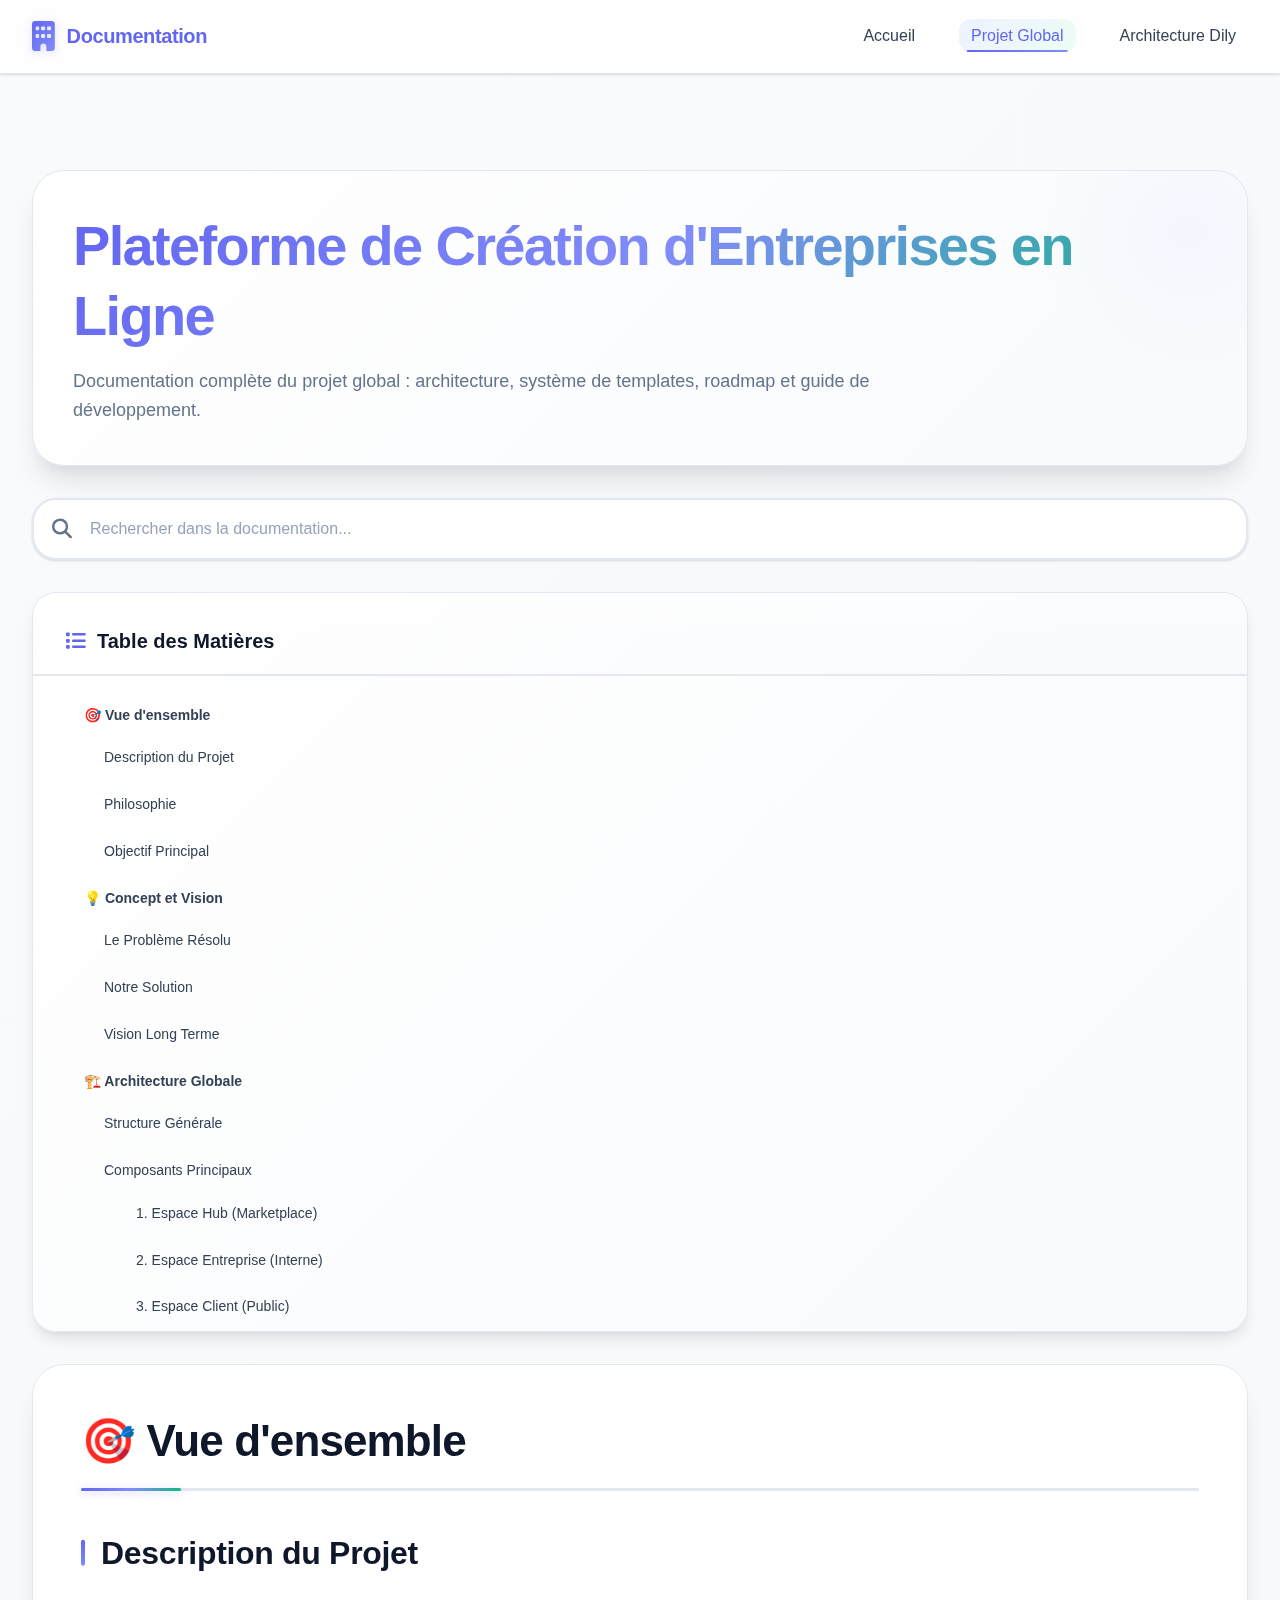
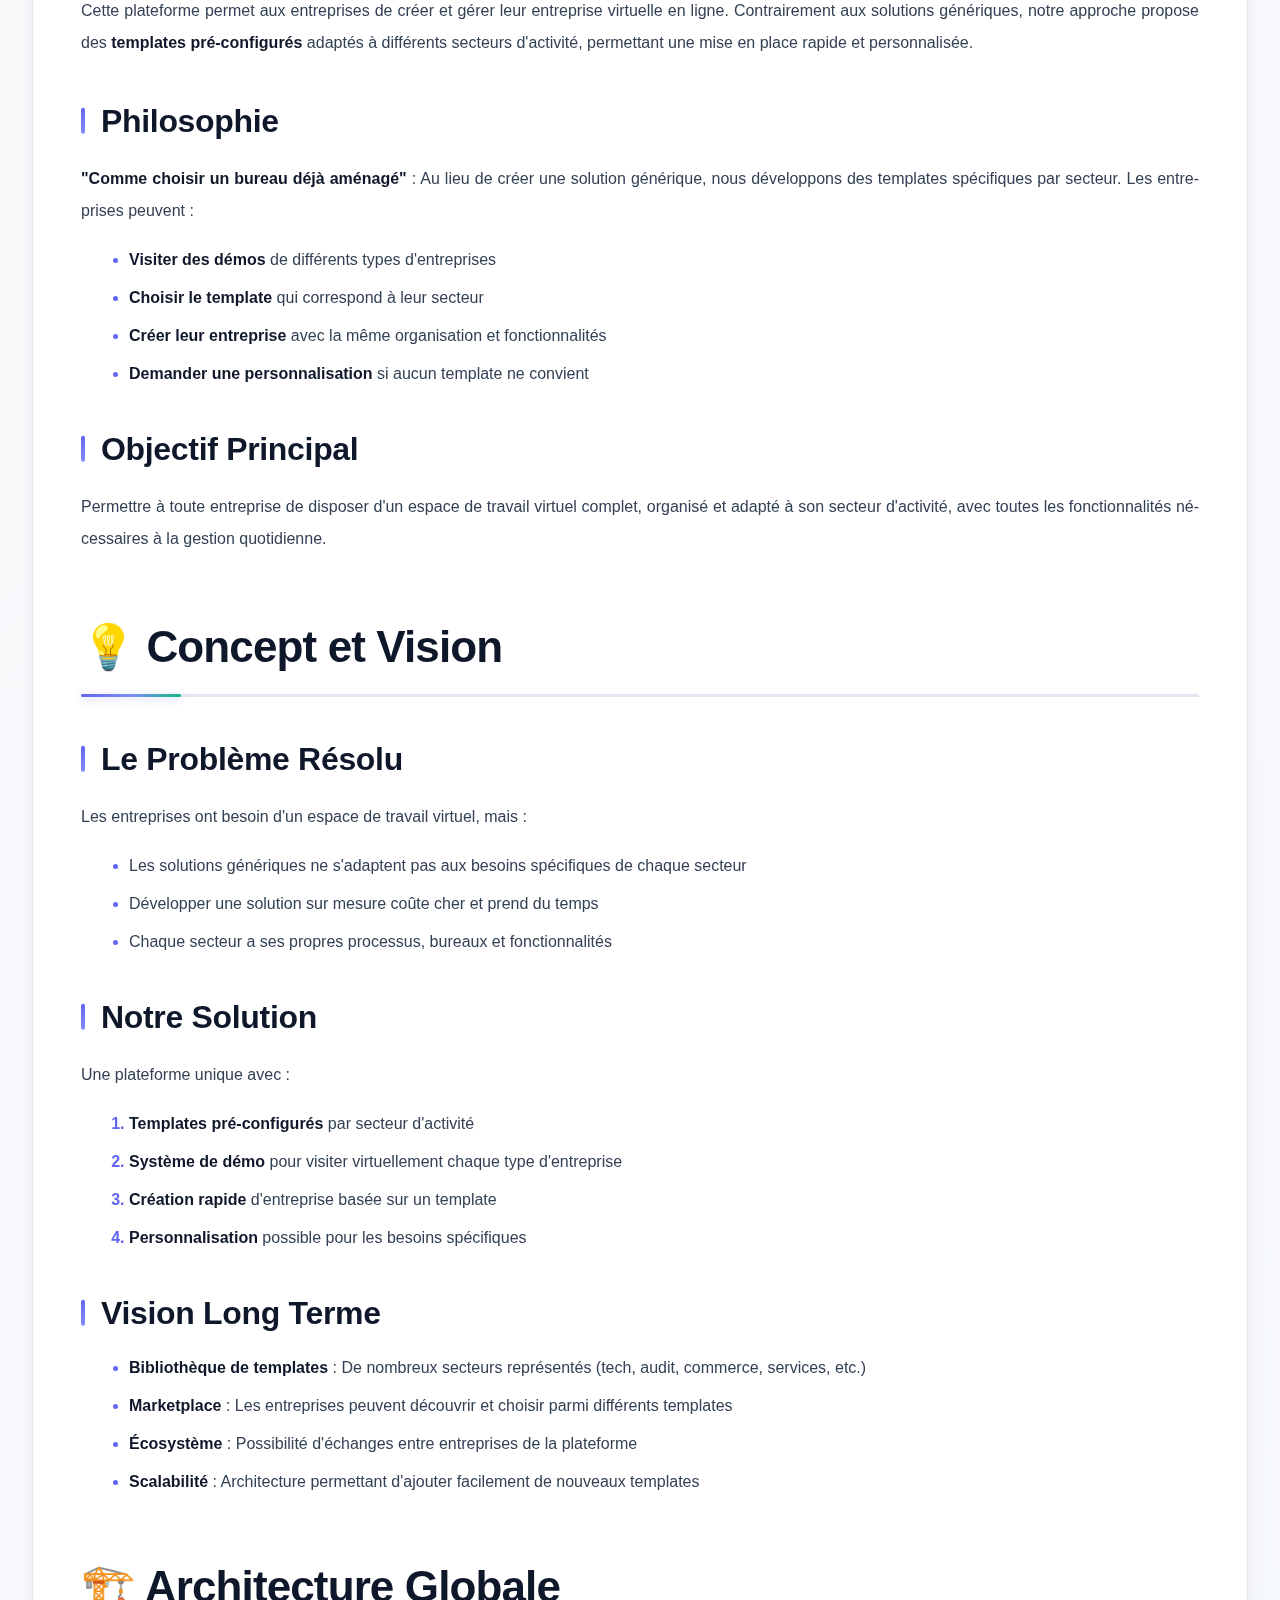
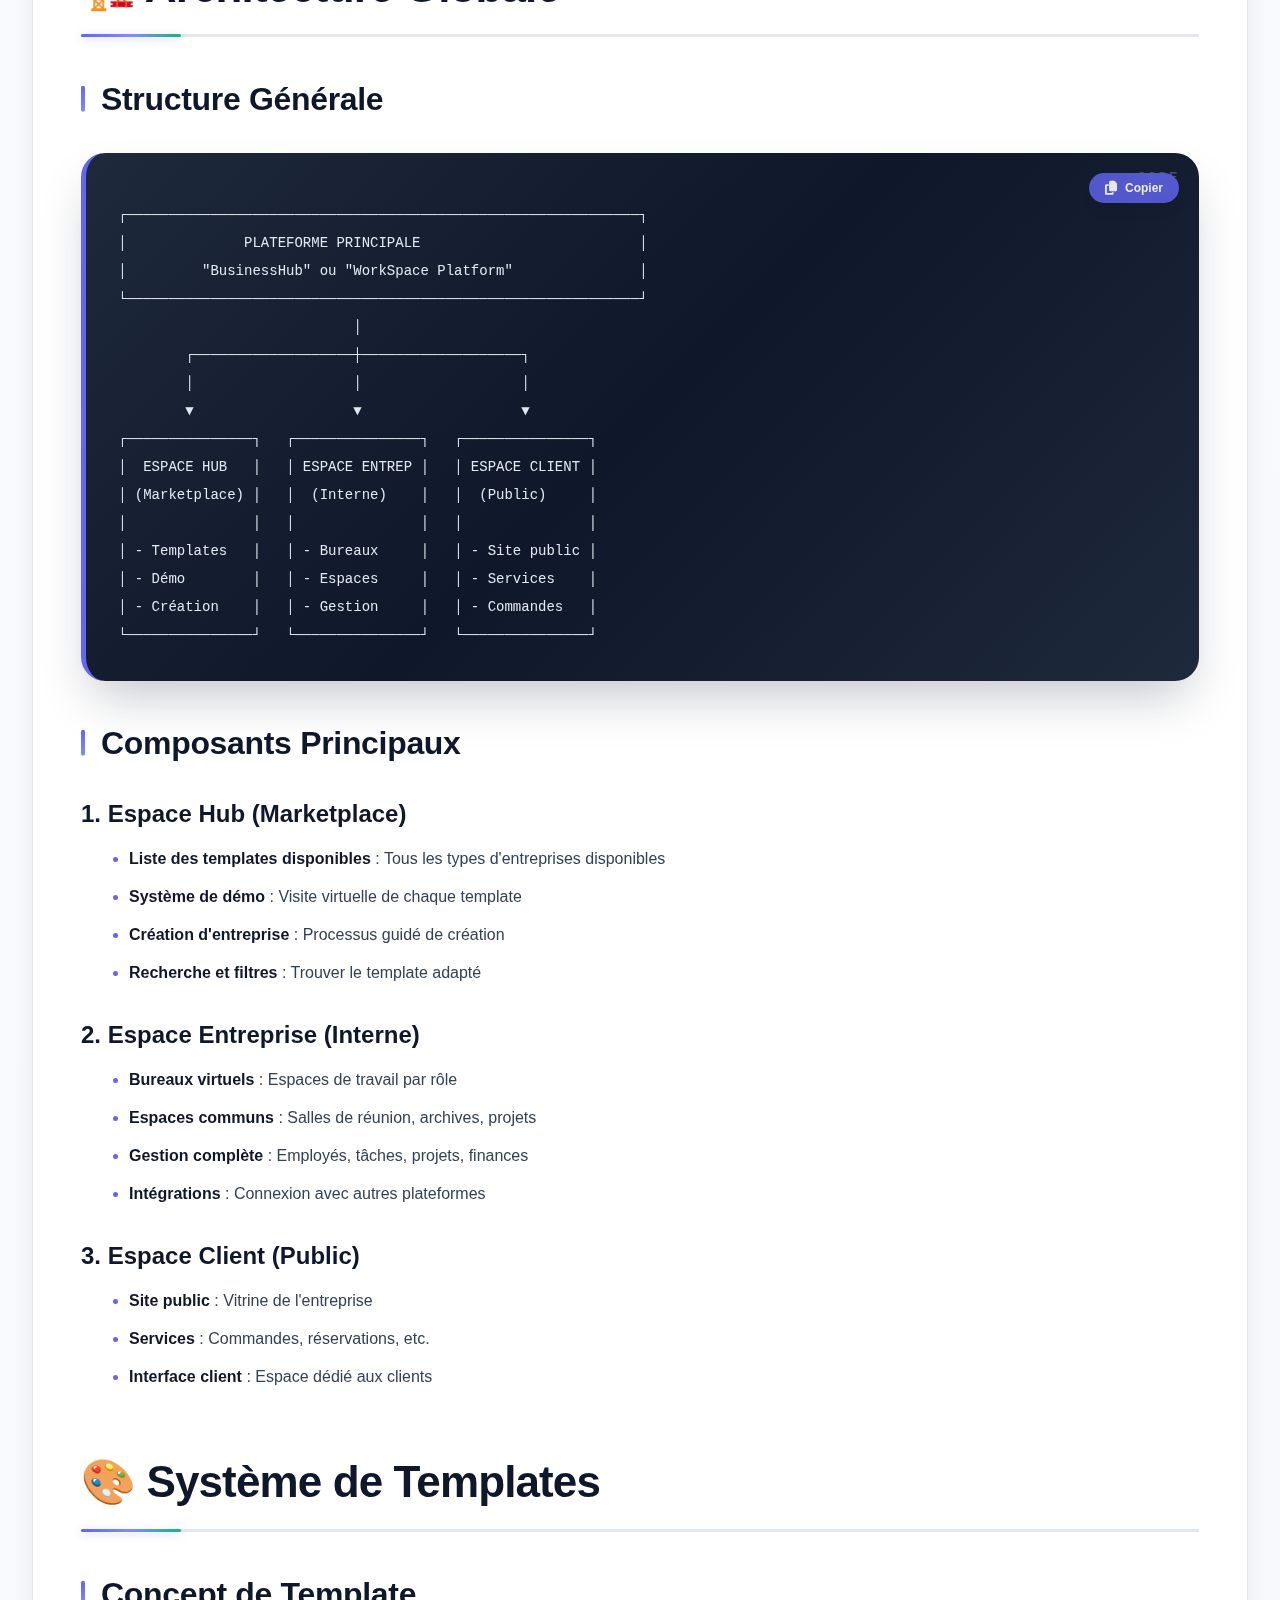
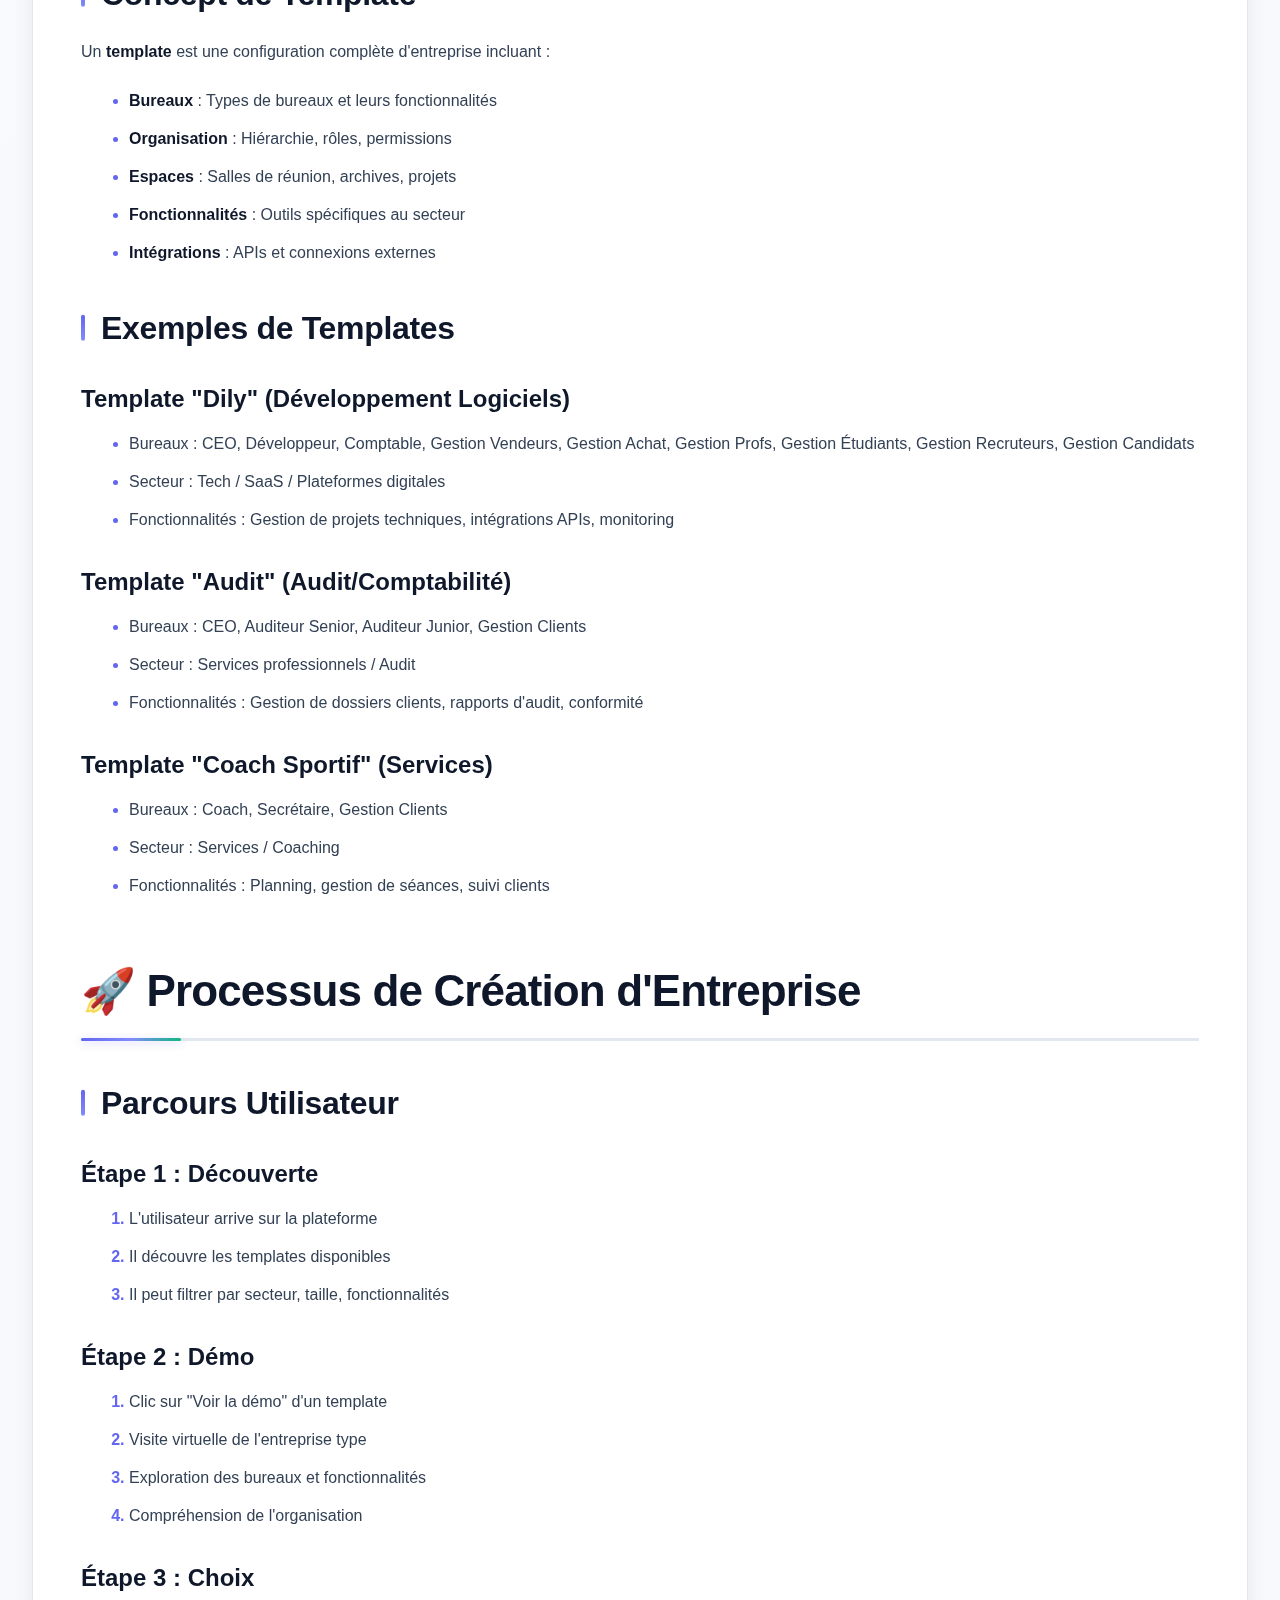
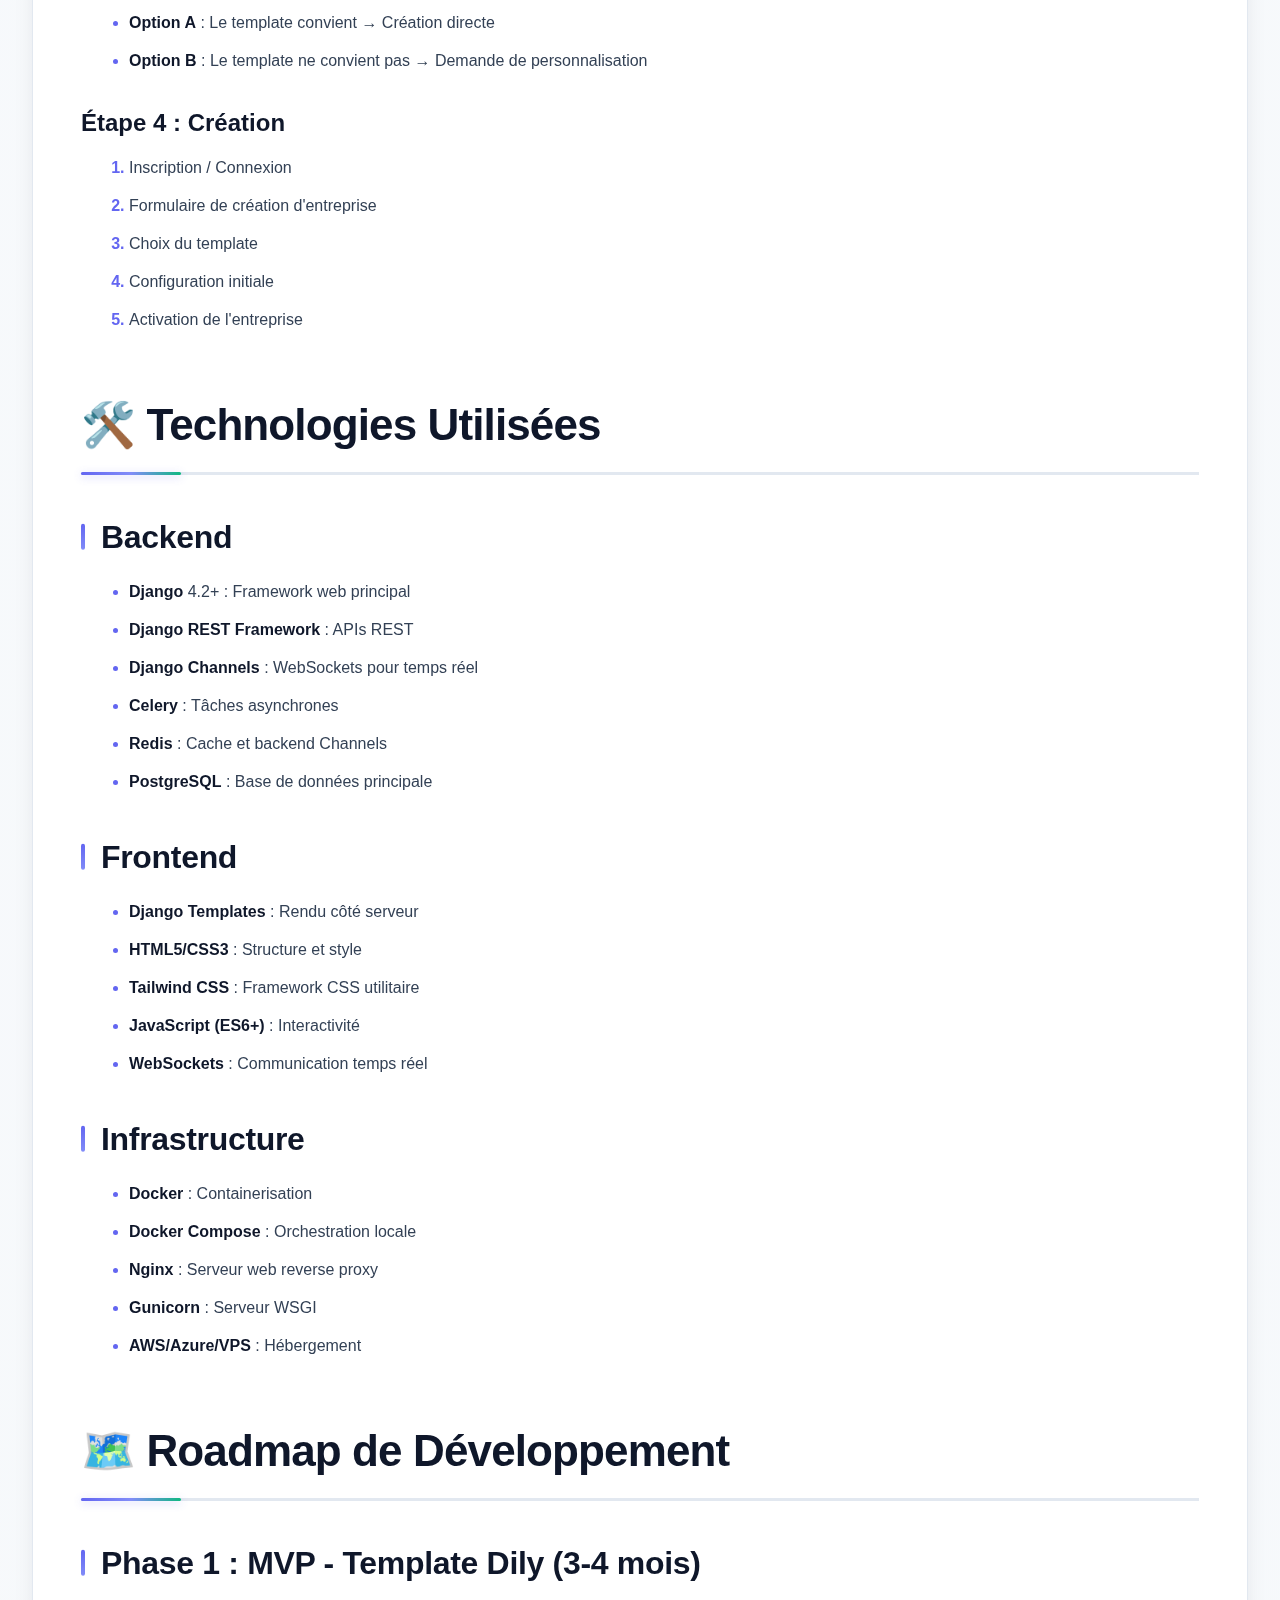
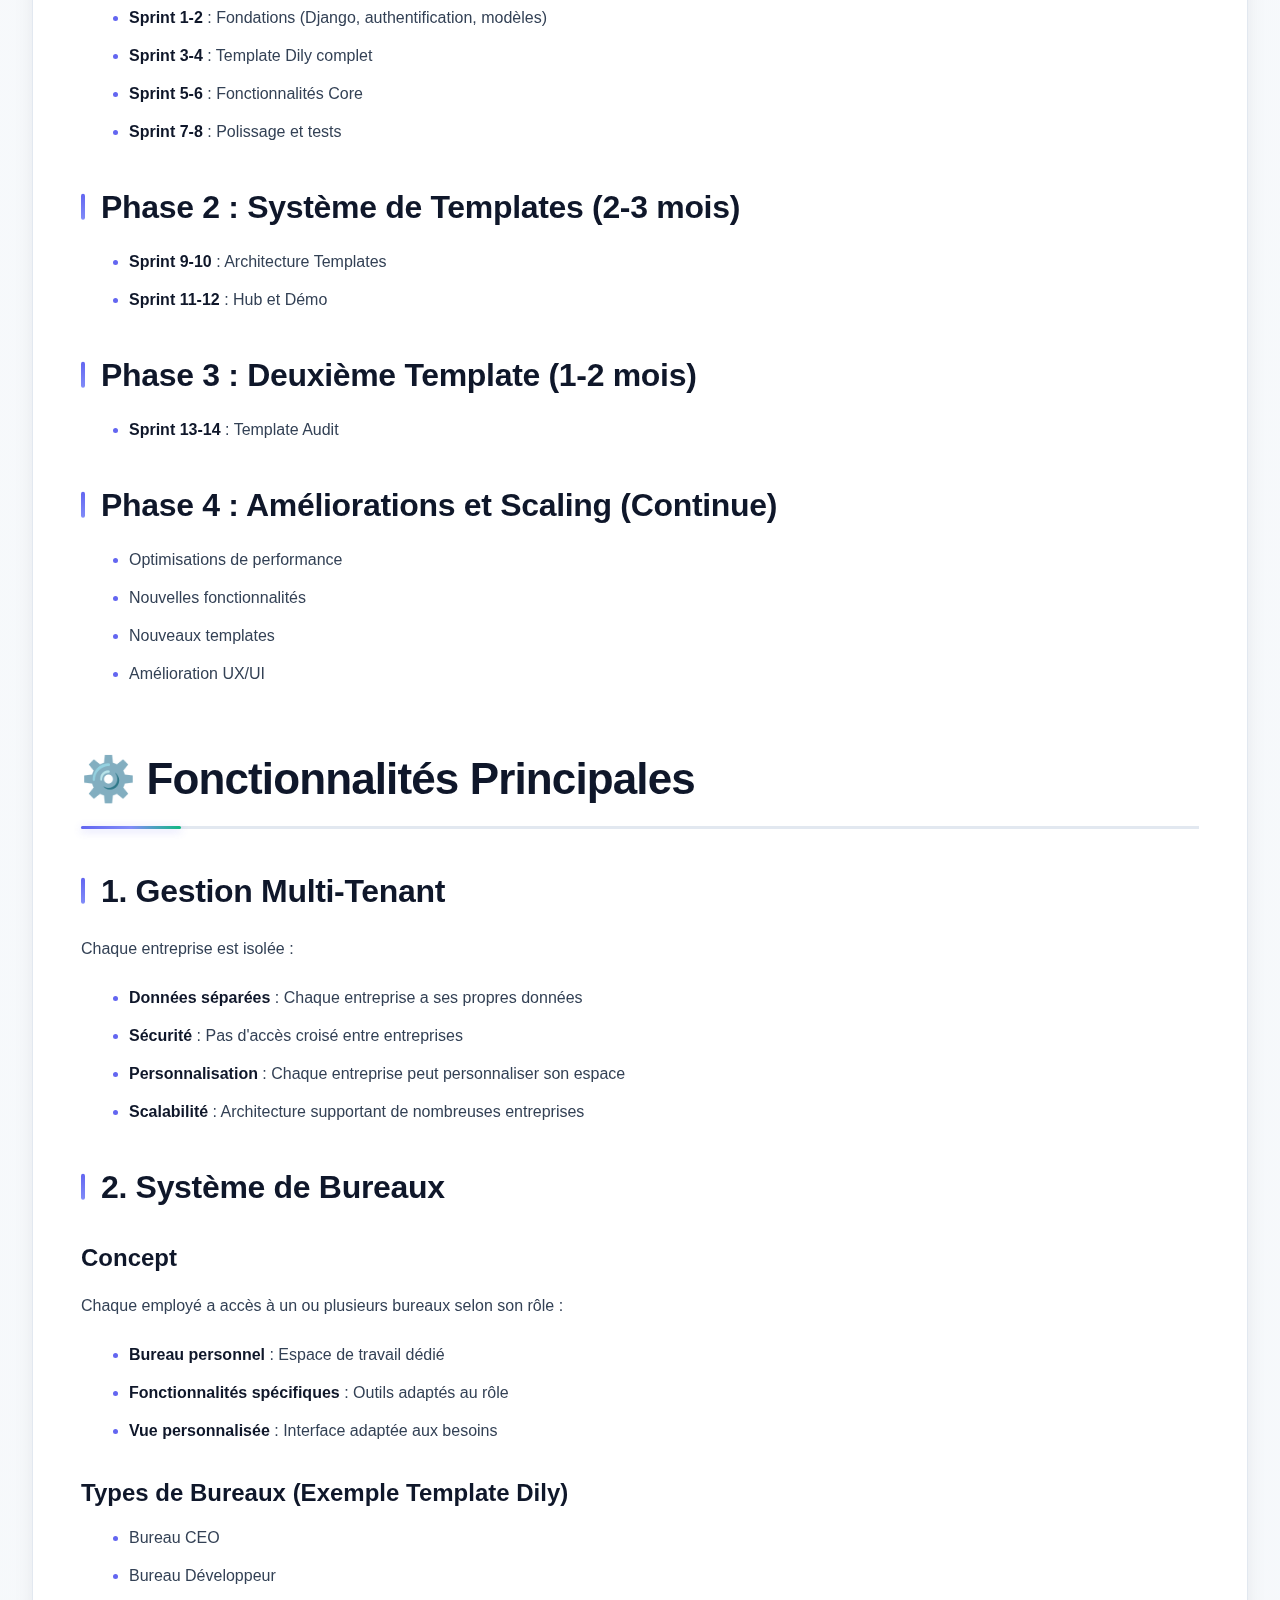
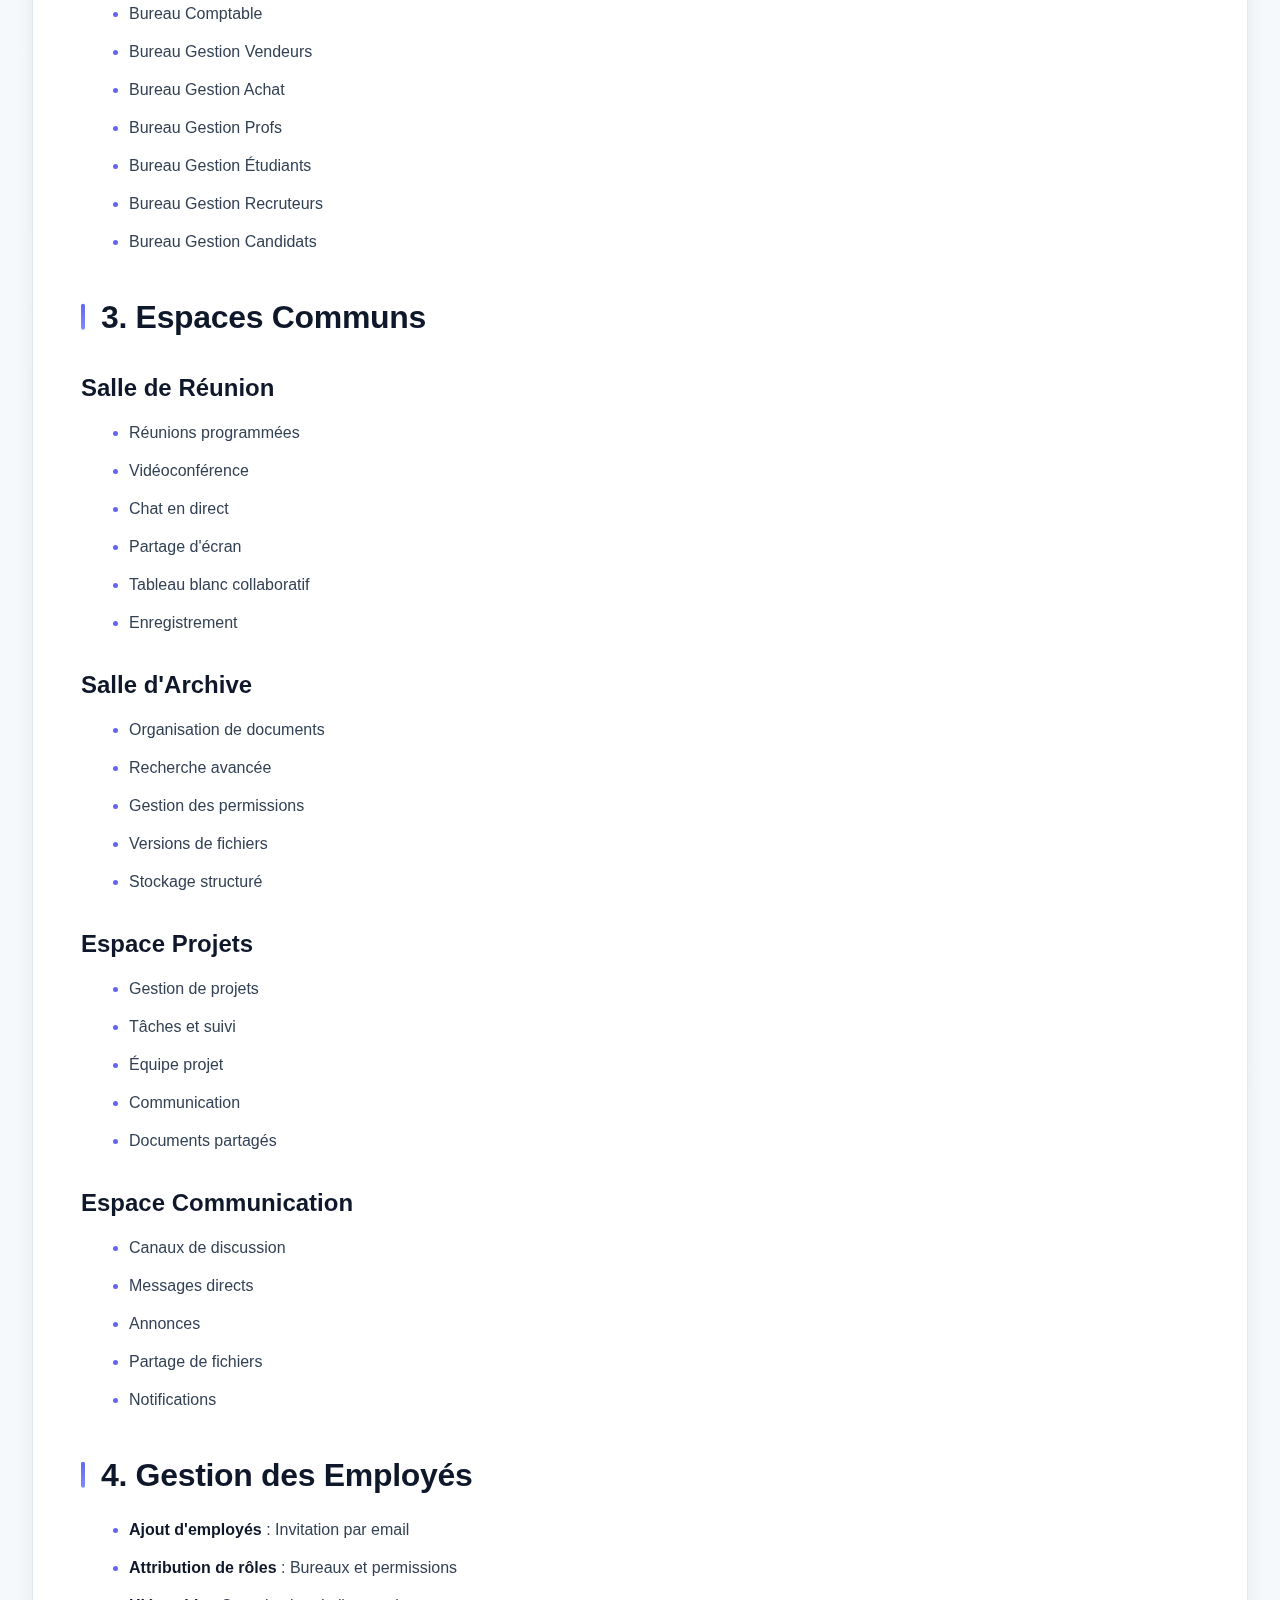
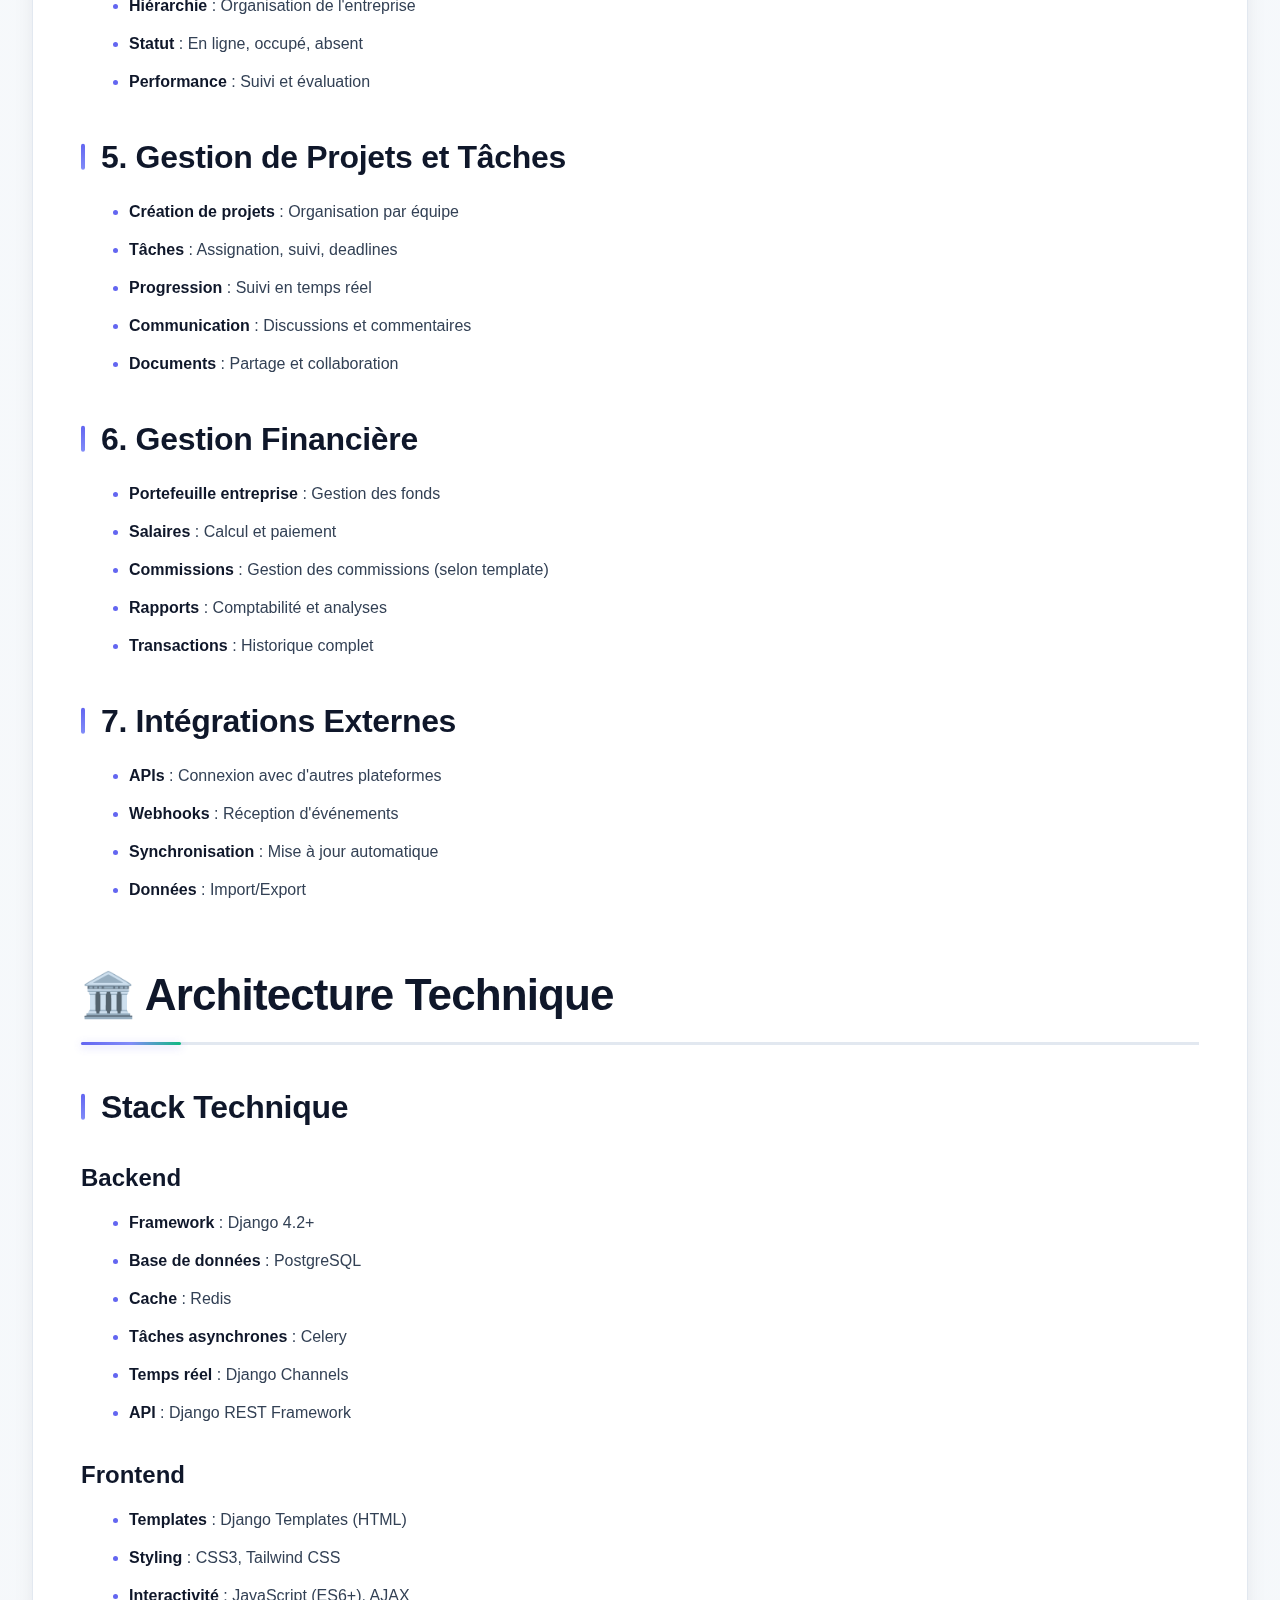
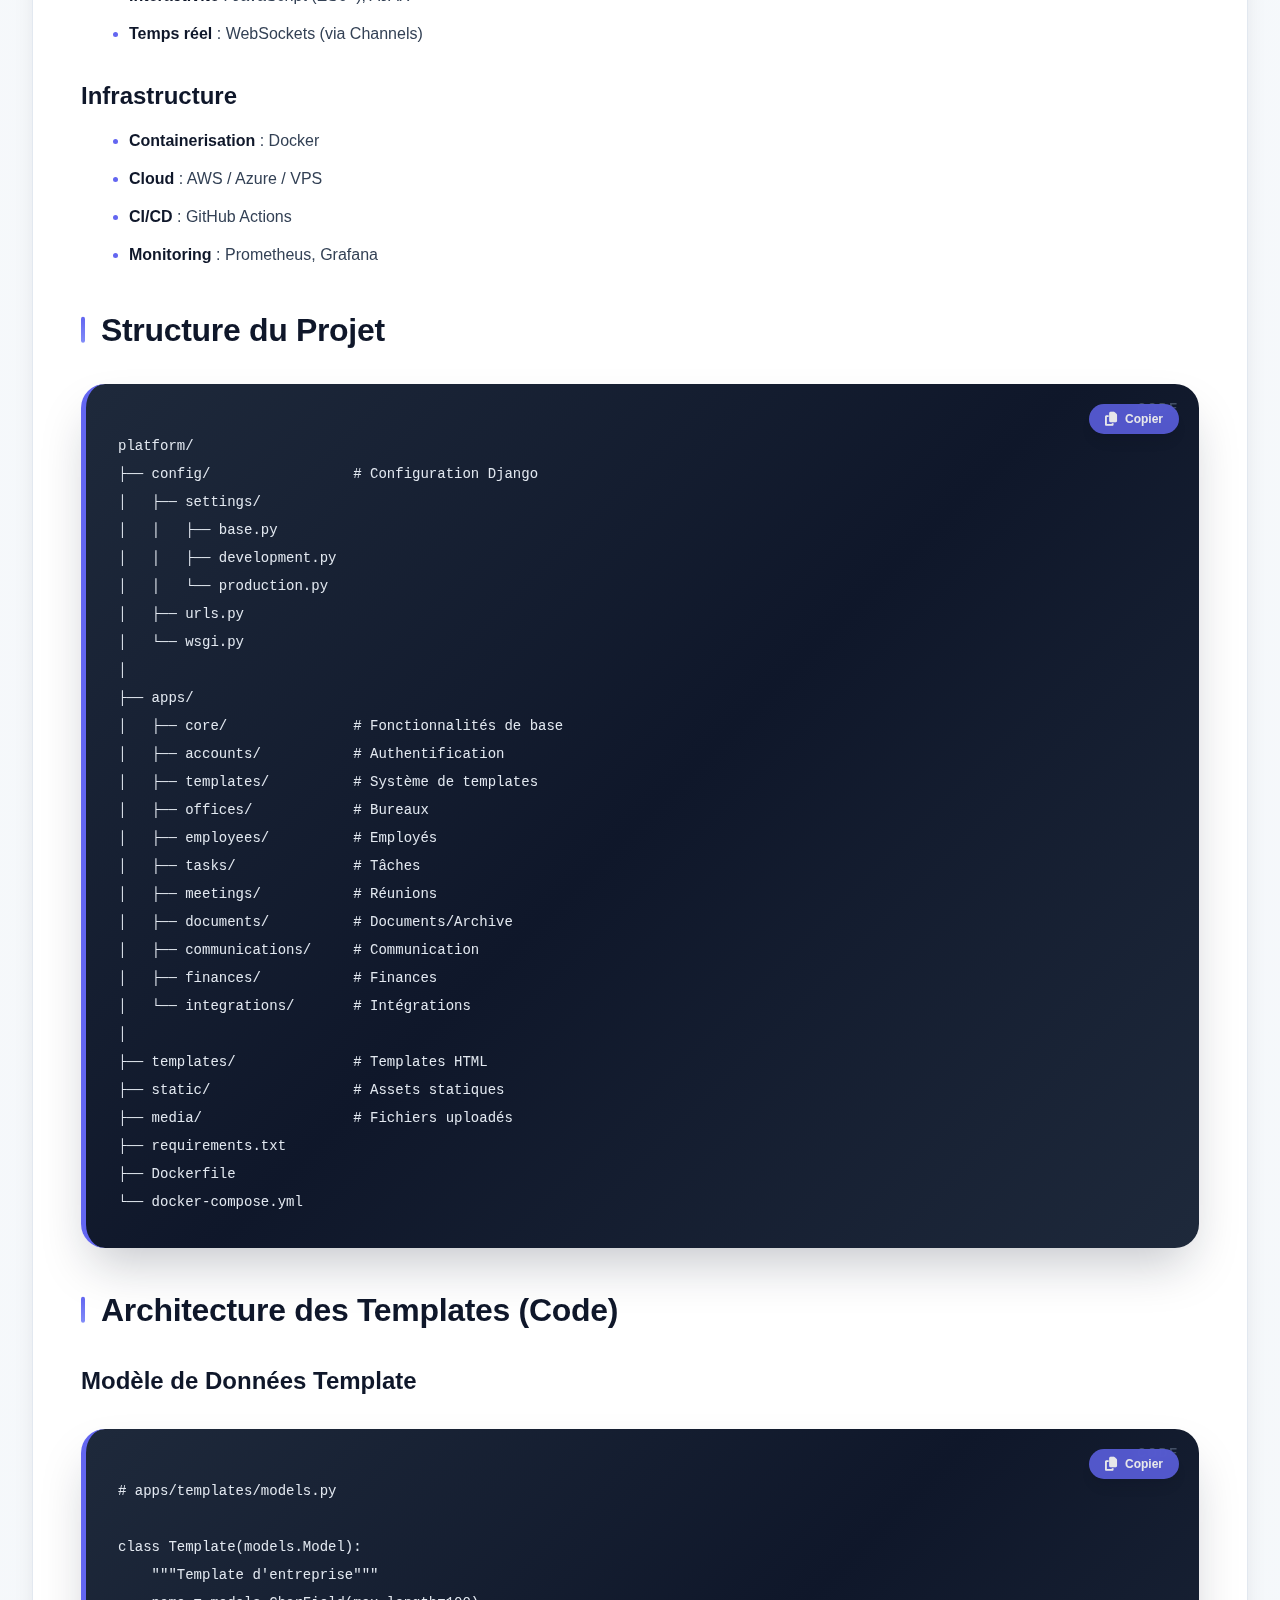
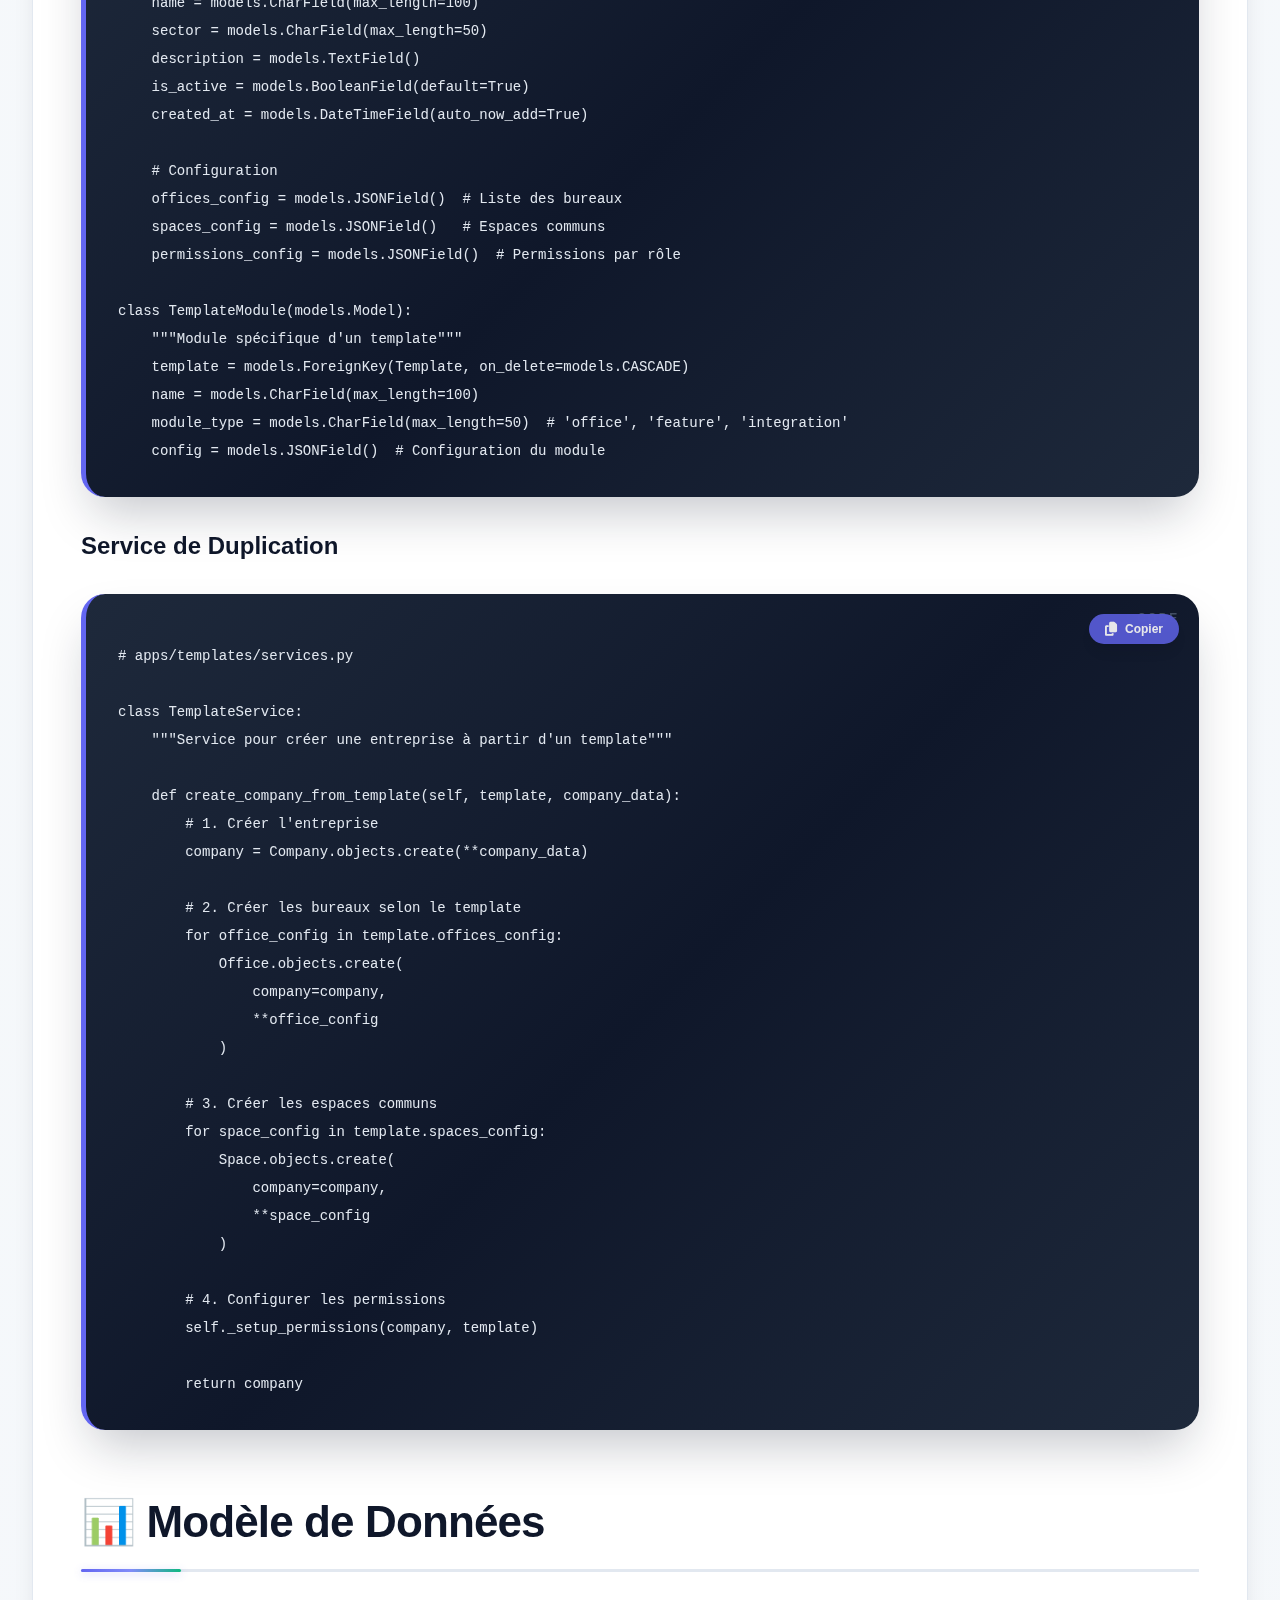
<file: docs/project-overview.html>
<!DOCTYPE html>
<html lang="fr">
<head>
    <meta charset="UTF-8">
    <meta name="viewport" content="width=device-width, initial-scale=1.0">
    <title>Projet Global - Documentation</title>
    <link rel="stylesheet" href="../css/style.css">
    <link rel="stylesheet" href="https://cdnjs.cloudflare.com/ajax/libs/font-awesome/6.4.0/css/all.min.css">
</head>
<body>
    <!-- Navigation -->
    <nav class="navbar">
        <div class="nav-container">
            <div class="nav-brand">
                <i class="fas fa-building"></i>
                <span>Documentation</span>
            </div>
            <ul class="nav-menu">
                <li><a href="../index.html">Accueil</a></li>
                <li><a href="project-overview.html" class="active">Projet Global</a></li>
                <li><a href="dily-architecture.html">Architecture Dily</a></li>
            </ul>
            <div class="nav-toggle">
                <span></span>
                <span></span>
                <span></span>
            </div>
        </div>
    </nav>

    <!-- Main Content -->
    <main class="main-content">
        <div class="container">
            <div class="doc-page">
                <div class="doc-header">
                    <h1>Plateforme de Création d'Entreprises en Ligne</h1>
                    <p>Documentation complète du projet global : architecture, système de templates, roadmap et guide de développement.</p>
                </div>

                <div class="doc-content">
                    <section id="vue-densemble">
                        <h2>🎯 Vue d'ensemble</h2>
                        
                        <h3>Description du Projet</h3>
                        <p>Cette plateforme permet aux entreprises de créer et gérer leur entreprise virtuelle en ligne. Contrairement aux solutions génériques, notre approche propose des <strong>templates pré-configurés</strong> adaptés à différents secteurs d'activité, permettant une mise en place rapide et personnalisée.</p>
                        
                        <h3>Philosophie</h3>
                        <p><strong>"Comme choisir un bureau déjà aménagé"</strong> : Au lieu de créer une solution générique, nous développons des templates spécifiques par secteur. Les entreprises peuvent :</p>
                        <ul>
                            <li><strong>Visiter des démos</strong> de différents types d'entreprises</li>
                            <li><strong>Choisir le template</strong> qui correspond à leur secteur</li>
                            <li><strong>Créer leur entreprise</strong> avec la même organisation et fonctionnalités</li>
                            <li><strong>Demander une personnalisation</strong> si aucun template ne convient</li>
                        </ul>
                        
                        <h3>Objectif Principal</h3>
                        <p>Permettre à toute entreprise de disposer d'un espace de travail virtuel complet, organisé et adapté à son secteur d'activité, avec toutes les fonctionnalités nécessaires à la gestion quotidienne.</p>
                    </section>

                    <section id="concept-et-vision">
                        <h2>💡 Concept et Vision</h2>
                        
                        <h3>Le Problème Résolu</h3>
                        <p>Les entreprises ont besoin d'un espace de travail virtuel, mais :</p>
                        <ul>
                            <li>Les solutions génériques ne s'adaptent pas aux besoins spécifiques de chaque secteur</li>
                            <li>Développer une solution sur mesure coûte cher et prend du temps</li>
                            <li>Chaque secteur a ses propres processus, bureaux et fonctionnalités</li>
                        </ul>
                        
                        <h3>Notre Solution</h3>
                        <p>Une plateforme unique avec :</p>
                        <ol>
                            <li><strong>Templates pré-configurés</strong> par secteur d'activité</li>
                            <li><strong>Système de démo</strong> pour visiter virtuellement chaque type d'entreprise</li>
                            <li><strong>Création rapide</strong> d'entreprise basée sur un template</li>
                            <li><strong>Personnalisation</strong> possible pour les besoins spécifiques</li>
                        </ol>
                        
                        <h3>Vision Long Terme</h3>
                        <ul>
                            <li><strong>Bibliothèque de templates</strong> : De nombreux secteurs représentés (tech, audit, commerce, services, etc.)</li>
                            <li><strong>Marketplace</strong> : Les entreprises peuvent découvrir et choisir parmi différents templates</li>
                            <li><strong>Écosystème</strong> : Possibilité d'échanges entre entreprises de la plateforme</li>
                            <li><strong>Scalabilité</strong> : Architecture permettant d'ajouter facilement de nouveaux templates</li>
                        </ul>
                    </section>

                    <section id="architecture-globale">
                        <h2>🏗️ Architecture Globale</h2>
                        
                        <h3>Structure Générale</h3>
                        <pre><code>┌─────────────────────────────────────────────────────────────┐
│              PLATEFORME PRINCIPALE                          │
│         "BusinessHub" ou "WorkSpace Platform"               │
└─────────────────────────────────────────────────────────────┘
                            │
        ┌───────────────────┼───────────────────┐
        │                   │                   │
        ▼                   ▼                   ▼
┌───────────────┐   ┌───────────────┐   ┌───────────────┐
│  ESPACE HUB   │   │ ESPACE ENTREP │   │ ESPACE CLIENT │
│ (Marketplace) │   │  (Interne)    │   │  (Public)     │
│               │   │               │   │               │
│ - Templates   │   │ - Bureaux     │   │ - Site public │
│ - Démo        │   │ - Espaces     │   │ - Services    │
│ - Création    │   │ - Gestion     │   │ - Commandes   │
└───────────────┘   └───────────────┘   └───────────────┘</code></pre>
                        
                        <h3>Composants Principaux</h3>
                        
                        <h4>1. Espace Hub (Marketplace)</h4>
                        <ul>
                            <li><strong>Liste des templates disponibles</strong> : Tous les types d'entreprises disponibles</li>
                            <li><strong>Système de démo</strong> : Visite virtuelle de chaque template</li>
                            <li><strong>Création d'entreprise</strong> : Processus guidé de création</li>
                            <li><strong>Recherche et filtres</strong> : Trouver le template adapté</li>
                        </ul>
                        
                        <h4>2. Espace Entreprise (Interne)</h4>
                        <ul>
                            <li><strong>Bureaux virtuels</strong> : Espaces de travail par rôle</li>
                            <li><strong>Espaces communs</strong> : Salles de réunion, archives, projets</li>
                            <li><strong>Gestion complète</strong> : Employés, tâches, projets, finances</li>
                            <li><strong>Intégrations</strong> : Connexion avec autres plateformes</li>
                        </ul>
                        
                        <h4>3. Espace Client (Public)</h4>
                        <ul>
                            <li><strong>Site public</strong> : Vitrine de l'entreprise</li>
                            <li><strong>Services</strong> : Commandes, réservations, etc.</li>
                            <li><strong>Interface client</strong> : Espace dédié aux clients</li>
                        </ul>
                    </section>

                    <section id="systeme-de-templates">
                        <h2>🎨 Système de Templates</h2>
                        
                        <h3>Concept de Template</h3>
                        <p>Un <strong>template</strong> est une configuration complète d'entreprise incluant :</p>
                        <ul>
                            <li><strong>Bureaux</strong> : Types de bureaux et leurs fonctionnalités</li>
                            <li><strong>Organisation</strong> : Hiérarchie, rôles, permissions</li>
                            <li><strong>Espaces</strong> : Salles de réunion, archives, projets</li>
                            <li><strong>Fonctionnalités</strong> : Outils spécifiques au secteur</li>
                            <li><strong>Intégrations</strong> : APIs et connexions externes</li>
                        </ul>
                        
                        <h3>Exemples de Templates</h3>
                        
                        <h4>Template "Dily" (Développement Logiciels)</h4>
                        <ul>
                            <li>Bureaux : CEO, Développeur, Comptable, Gestion Vendeurs, Gestion Achat, Gestion Profs, Gestion Étudiants, Gestion Recruteurs, Gestion Candidats</li>
                            <li>Secteur : Tech / SaaS / Plateformes digitales</li>
                            <li>Fonctionnalités : Gestion de projets techniques, intégrations APIs, monitoring</li>
                        </ul>
                        
                        <h4>Template "Audit" (Audit/Comptabilité)</h4>
                        <ul>
                            <li>Bureaux : CEO, Auditeur Senior, Auditeur Junior, Gestion Clients</li>
                            <li>Secteur : Services professionnels / Audit</li>
                            <li>Fonctionnalités : Gestion de dossiers clients, rapports d'audit, conformité</li>
                        </ul>
                        
                        <h4>Template "Coach Sportif" (Services)</h4>
                        <ul>
                            <li>Bureaux : Coach, Secrétaire, Gestion Clients</li>
                            <li>Secteur : Services / Coaching</li>
                            <li>Fonctionnalités : Planning, gestion de séances, suivi clients</li>
                        </ul>
                    </section>

                    <section id="processus-de-creation">
                        <h2>🚀 Processus de Création d'Entreprise</h2>
                        
                        <h3>Parcours Utilisateur</h3>
                        
                        <h4>Étape 1 : Découverte</h4>
                        <ol>
                            <li>L'utilisateur arrive sur la plateforme</li>
                            <li>Il découvre les templates disponibles</li>
                            <li>Il peut filtrer par secteur, taille, fonctionnalités</li>
                        </ol>
                        
                        <h4>Étape 2 : Démo</h4>
                        <ol>
                            <li>Clic sur "Voir la démo" d'un template</li>
                            <li>Visite virtuelle de l'entreprise type</li>
                            <li>Exploration des bureaux et fonctionnalités</li>
                            <li>Compréhension de l'organisation</li>
                        </ol>
                        
                        <h4>Étape 3 : Choix</h4>
                        <ul>
                            <li><strong>Option A</strong> : Le template convient → Création directe</li>
                            <li><strong>Option B</strong> : Le template ne convient pas → Demande de personnalisation</li>
                        </ul>
                        
                        <h4>Étape 4 : Création</h4>
                        <ol>
                            <li>Inscription / Connexion</li>
                            <li>Formulaire de création d'entreprise</li>
                            <li>Choix du template</li>
                            <li>Configuration initiale</li>
                            <li>Activation de l'entreprise</li>
                        </ol>
                    </section>

                    <section id="technologies">
                        <h2>🛠️ Technologies Utilisées</h2>
                        
                        <h3>Backend</h3>
                        <ul>
                            <li><strong>Django</strong> 4.2+ : Framework web principal</li>
                            <li><strong>Django REST Framework</strong> : APIs REST</li>
                            <li><strong>Django Channels</strong> : WebSockets pour temps réel</li>
                            <li><strong>Celery</strong> : Tâches asynchrones</li>
                            <li><strong>Redis</strong> : Cache et backend Channels</li>
                            <li><strong>PostgreSQL</strong> : Base de données principale</li>
                        </ul>
                        
                        <h3>Frontend</h3>
                        <ul>
                            <li><strong>Django Templates</strong> : Rendu côté serveur</li>
                            <li><strong>HTML5/CSS3</strong> : Structure et style</li>
                            <li><strong>Tailwind CSS</strong> : Framework CSS utilitaire</li>
                            <li><strong>JavaScript (ES6+)</strong> : Interactivité</li>
                            <li><strong>WebSockets</strong> : Communication temps réel</li>
                        </ul>
                        
                        <h3>Infrastructure</h3>
                        <ul>
                            <li><strong>Docker</strong> : Containerisation</li>
                            <li><strong>Docker Compose</strong> : Orchestration locale</li>
                            <li><strong>Nginx</strong> : Serveur web reverse proxy</li>
                            <li><strong>Gunicorn</strong> : Serveur WSGI</li>
                            <li><strong>AWS/Azure/VPS</strong> : Hébergement</li>
                        </ul>
                    </section>

                    <section id="roadmap">
                        <h2>🗺️ Roadmap de Développement</h2>
                        
                        <h3>Phase 1 : MVP - Template Dily (3-4 mois)</h3>
                        <ul>
                            <li><strong>Sprint 1-2</strong> : Fondations (Django, authentification, modèles)</li>
                            <li><strong>Sprint 3-4</strong> : Template Dily complet</li>
                            <li><strong>Sprint 5-6</strong> : Fonctionnalités Core</li>
                            <li><strong>Sprint 7-8</strong> : Polissage et tests</li>
                        </ul>
                        
                        <h3>Phase 2 : Système de Templates (2-3 mois)</h3>
                        <ul>
                            <li><strong>Sprint 9-10</strong> : Architecture Templates</li>
                            <li><strong>Sprint 11-12</strong> : Hub et Démo</li>
                        </ul>
                        
                        <h3>Phase 3 : Deuxième Template (1-2 mois)</h3>
                        <ul>
                            <li><strong>Sprint 13-14</strong> : Template Audit</li>
                        </ul>
                        
                        <h3>Phase 4 : Améliorations et Scaling (Continue)</h3>
                        <ul>
                            <li>Optimisations de performance</li>
                            <li>Nouvelles fonctionnalités</li>
                            <li>Nouveaux templates</li>
                            <li>Amélioration UX/UI</li>
                        </ul>
                    </section>

                    <section id="fonctionnalites-principales">
                        <h2>⚙️ Fonctionnalités Principales</h2>
                        
                        <h3>1. Gestion Multi-Tenant</h3>
                        <p>Chaque entreprise est isolée :</p>
                        <ul>
                            <li><strong>Données séparées</strong> : Chaque entreprise a ses propres données</li>
                            <li><strong>Sécurité</strong> : Pas d'accès croisé entre entreprises</li>
                            <li><strong>Personnalisation</strong> : Chaque entreprise peut personnaliser son espace</li>
                            <li><strong>Scalabilité</strong> : Architecture supportant de nombreuses entreprises</li>
                        </ul>
                        
                        <h3>2. Système de Bureaux</h3>
                        <h4>Concept</h4>
                        <p>Chaque employé a accès à un ou plusieurs bureaux selon son rôle :</p>
                        <ul>
                            <li><strong>Bureau personnel</strong> : Espace de travail dédié</li>
                            <li><strong>Fonctionnalités spécifiques</strong> : Outils adaptés au rôle</li>
                            <li><strong>Vue personnalisée</strong> : Interface adaptée aux besoins</li>
                        </ul>
                        
                        <h4>Types de Bureaux (Exemple Template Dily)</h4>
                        <ul>
                            <li>Bureau CEO</li>
                            <li>Bureau Développeur</li>
                            <li>Bureau Comptable</li>
                            <li>Bureau Gestion Vendeurs</li>
                            <li>Bureau Gestion Achat</li>
                            <li>Bureau Gestion Profs</li>
                            <li>Bureau Gestion Étudiants</li>
                            <li>Bureau Gestion Recruteurs</li>
                            <li>Bureau Gestion Candidats</li>
                        </ul>
                        
                        <h3>3. Espaces Communs</h3>
                        <h4>Salle de Réunion</h4>
                        <ul>
                            <li>Réunions programmées</li>
                            <li>Vidéoconférence</li>
                            <li>Chat en direct</li>
                            <li>Partage d'écran</li>
                            <li>Tableau blanc collaboratif</li>
                            <li>Enregistrement</li>
                        </ul>
                        
                        <h4>Salle d'Archive</h4>
                        <ul>
                            <li>Organisation de documents</li>
                            <li>Recherche avancée</li>
                            <li>Gestion des permissions</li>
                            <li>Versions de fichiers</li>
                            <li>Stockage structuré</li>
                        </ul>
                        
                        <h4>Espace Projets</h4>
                        <ul>
                            <li>Gestion de projets</li>
                            <li>Tâches et suivi</li>
                            <li>Équipe projet</li>
                            <li>Communication</li>
                            <li>Documents partagés</li>
                        </ul>
                        
                        <h4>Espace Communication</h4>
                        <ul>
                            <li>Canaux de discussion</li>
                            <li>Messages directs</li>
                            <li>Annonces</li>
                            <li>Partage de fichiers</li>
                            <li>Notifications</li>
                        </ul>
                        
                        <h3>4. Gestion des Employés</h3>
                        <ul>
                            <li><strong>Ajout d'employés</strong> : Invitation par email</li>
                            <li><strong>Attribution de rôles</strong> : Bureaux et permissions</li>
                            <li><strong>Hiérarchie</strong> : Organisation de l'entreprise</li>
                            <li><strong>Statut</strong> : En ligne, occupé, absent</li>
                            <li><strong>Performance</strong> : Suivi et évaluation</li>
                        </ul>
                        
                        <h3>5. Gestion de Projets et Tâches</h3>
                        <ul>
                            <li><strong>Création de projets</strong> : Organisation par équipe</li>
                            <li><strong>Tâches</strong> : Assignation, suivi, deadlines</li>
                            <li><strong>Progression</strong> : Suivi en temps réel</li>
                            <li><strong>Communication</strong> : Discussions et commentaires</li>
                            <li><strong>Documents</strong> : Partage et collaboration</li>
                        </ul>
                        
                        <h3>6. Gestion Financière</h3>
                        <ul>
                            <li><strong>Portefeuille entreprise</strong> : Gestion des fonds</li>
                            <li><strong>Salaires</strong> : Calcul et paiement</li>
                            <li><strong>Commissions</strong> : Gestion des commissions (selon template)</li>
                            <li><strong>Rapports</strong> : Comptabilité et analyses</li>
                            <li><strong>Transactions</strong> : Historique complet</li>
                        </ul>
                        
                        <h3>7. Intégrations Externes</h3>
                        <ul>
                            <li><strong>APIs</strong> : Connexion avec d'autres plateformes</li>
                            <li><strong>Webhooks</strong> : Réception d'événements</li>
                            <li><strong>Synchronisation</strong> : Mise à jour automatique</li>
                            <li><strong>Données</strong> : Import/Export</li>
                        </ul>
                    </section>

                    <section id="architecture-technique">
                        <h2>🏛️ Architecture Technique</h2>
                        
                        <h3>Stack Technique</h3>
                        <h4>Backend</h4>
                        <ul>
                            <li><strong>Framework</strong> : Django 4.2+</li>
                            <li><strong>Base de données</strong> : PostgreSQL</li>
                            <li><strong>Cache</strong> : Redis</li>
                            <li><strong>Tâches asynchrones</strong> : Celery</li>
                            <li><strong>Temps réel</strong> : Django Channels</li>
                            <li><strong>API</strong> : Django REST Framework</li>
                        </ul>
                        
                        <h4>Frontend</h4>
                        <ul>
                            <li><strong>Templates</strong> : Django Templates (HTML)</li>
                            <li><strong>Styling</strong> : CSS3, Tailwind CSS</li>
                            <li><strong>Interactivité</strong> : JavaScript (ES6+), AJAX</li>
                            <li><strong>Temps réel</strong> : WebSockets (via Channels)</li>
                        </ul>
                        
                        <h4>Infrastructure</h4>
                        <ul>
                            <li><strong>Containerisation</strong> : Docker</li>
                            <li><strong>Cloud</strong> : AWS / Azure / VPS</li>
                            <li><strong>CI/CD</strong> : GitHub Actions</li>
                            <li><strong>Monitoring</strong> : Prometheus, Grafana</li>
                        </ul>
                        
                        <h3>Structure du Projet</h3>
                        <pre><code>platform/
├── config/                 # Configuration Django
│   ├── settings/
│   │   ├── base.py
│   │   ├── development.py
│   │   └── production.py
│   ├── urls.py
│   └── wsgi.py
│
├── apps/
│   ├── core/               # Fonctionnalités de base
│   ├── accounts/           # Authentification
│   ├── templates/          # Système de templates
│   ├── offices/            # Bureaux
│   ├── employees/          # Employés
│   ├── tasks/              # Tâches
│   ├── meetings/           # Réunions
│   ├── documents/          # Documents/Archive
│   ├── communications/     # Communication
│   ├── finances/           # Finances
│   └── integrations/       # Intégrations
│
├── templates/              # Templates HTML
├── static/                 # Assets statiques
├── media/                  # Fichiers uploadés
├── requirements.txt
├── Dockerfile
└── docker-compose.yml</code></pre>
                        
                        <h3>Architecture des Templates (Code)</h3>
                        <h4>Modèle de Données Template</h4>
                        <pre><code># apps/templates/models.py

class Template(models.Model):
    """Template d'entreprise"""
    name = models.CharField(max_length=100)
    sector = models.CharField(max_length=50)
    description = models.TextField()
    is_active = models.BooleanField(default=True)
    created_at = models.DateTimeField(auto_now_add=True)
    
    # Configuration
    offices_config = models.JSONField()  # Liste des bureaux
    spaces_config = models.JSONField()   # Espaces communs
    permissions_config = models.JSONField()  # Permissions par rôle
    
class TemplateModule(models.Model):
    """Module spécifique d'un template"""
    template = models.ForeignKey(Template, on_delete=models.CASCADE)
    name = models.CharField(max_length=100)
    module_type = models.CharField(max_length=50)  # 'office', 'feature', 'integration'
    config = models.JSONField()  # Configuration du module</code></pre>
                        
                        <h4>Service de Duplication</h4>
                        <pre><code># apps/templates/services.py

class TemplateService:
    """Service pour créer une entreprise à partir d'un template"""
    
    def create_company_from_template(self, template, company_data):
        # 1. Créer l'entreprise
        company = Company.objects.create(**company_data)
        
        # 2. Créer les bureaux selon le template
        for office_config in template.offices_config:
            Office.objects.create(
                company=company,
                **office_config
            )
        
        # 3. Créer les espaces communs
        for space_config in template.spaces_config:
            Space.objects.create(
                company=company,
                **space_config
            )
        
        # 4. Configurer les permissions
        self._setup_permissions(company, template)
        
        return company</code></pre>
                    </section>

                    <section id="modele-de-donnees">
                        <h2>📊 Modèle de Données</h2>
                        
                        <h3>Entités Principales</h3>
                        <h4>Company (Entreprise)</h4>
                        <pre><code>- id
- name
- sector
- template (FK Template)
- logo
- settings (JSON)
- created_at
- updated_at</code></pre>
                        
                        <h4>User (Utilisateur)</h4>
                        <pre><code>- id
- email
- password_hash
- first_name
- last_name
- role
- status
- created_at
- last_login</code></pre>
                        
                        <h4>Employee (Employé)</h4>
                        <pre><code>- id
- user (FK User)
- company (FK Company)
- office (FK Office)
- department
- position
- salary
- hire_date
- status
- permissions (JSON)</code></pre>
                        
                        <h4>Office (Bureau)</h4>
                        <pre><code>- id
- name
- type
- company (FK Company)
- employee (FK Employee)
- features (JSON)
- settings (JSON)</code></pre>
                        
                        <h4>Template (Template)</h4>
                        <pre><code>- id
- name
- sector
- description
- offices_config (JSON)
- spaces_config (JSON)
- permissions_config (JSON)
- is_active
- created_at</code></pre>
                        
                        <h3>Relations Principales</h3>
                        <pre><code>Company
├── has_many Employees
├── has_many Offices
├── has_many Projects
├── has_many Documents
├── belongs_to Template
└── has_one Wallet

Employee
├── belongs_to User
├── belongs_to Company
├── belongs_to Office
└── has_many Tasks

Template
├── has_many Companies (using this template)
└── has_many TemplateModules</code></pre>
                    </section>

                    <section id="securite-et-permissions">
                        <h2>🔒 Sécurité et Permissions</h2>
                        
                        <h3>Système d'Authentification</h3>
                        <ul>
                            <li><strong>JWT</strong> : Tokens pour l'authentification API</li>
                            <li><strong>Sessions</strong> : Authentification web classique</li>
                            <li><strong>2FA</strong> : Authentification à deux facteurs (optionnel)</li>
                            <li><strong>OAuth</strong> : Connexion via Google, Microsoft (optionnel)</li>
                        </ul>
                        
                        <h3>Système de Permissions</h3>
                        <h4>Niveaux de Permission</h4>
                        <ol>
                            <li><strong>Super Admin</strong> : Accès à toute la plateforme (gestion des templates)</li>
                            <li><strong>Company Admin (CEO)</strong> : Accès complet à son entreprise</li>
                            <li><strong>Employee</strong> : Accès selon son rôle et bureau assigné</li>
                            <li><strong>Guest</strong> : Accès limité (démo uniquement)</li>
                        </ol>
                        
                        <h4>RBAC (Role-Based Access Control)</h4>
                        <pre><code># Exemple de permissions
PERMISSIONS = {
    'ceo': {
        'offices': ['read', 'write', 'delete'],
        'employees': ['read', 'write', 'delete'],
        'finances': ['read', 'write'],
        'projects': ['read', 'write', 'delete'],
    },
    'developer': {
        'offices': ['read'],  # Son bureau uniquement
        'tasks': ['read', 'write'],
        'projects': ['read', 'write'],
    },
    'accountant': {
        'offices': ['read'],
        'finances': ['read', 'write'],
        'employees': ['read'],  # Pour les salaires
    },
}</code></pre>
                        
                        <h3>Isolation Multi-Tenant</h3>
                        <ul>
                            <li><strong>Données isolées</strong> : Chaque entreprise ne voit que ses données</li>
                            <li><strong>Requêtes filtrées</strong> : Toutes les requêtes incluent <code>company_id</code></li>
                            <li><strong>Middleware</strong> : Vérification automatique de l'appartenance</li>
                        </ul>
                        <pre><code># Exemple de middleware
class CompanyMiddleware:
    def process_request(self, request):
        if request.user.is_authenticated:
            request.company = request.user.employee.company
            # Toutes les requêtes suivantes sont filtrées par company</code></pre>
                    </section>

                    <section id="integrations">
                        <h2>🔌 Intégrations</h2>
                        
                        <h3>Architecture d'Intégration</h3>
                        <pre><code>Plateforme
    │
    ├── API Gateway
    │   │
    │   ├── E-commerce Platform API
    │   ├── Cours Platform API
    │   ├── Recrutement Platform API
    │   └── Autres APIs externes
    │
    └── Webhooks
        ├── Réception d'événements
        └── Traitement asynchrone</code></pre>
                        
                        <h3>Types d'Intégrations</h3>
                        <h4>1. Intégrations API (Pull)</h4>
                        <ul>
                            <li><strong>Fréquence</strong> : Toutes les 5-15 minutes</li>
                            <li><strong>Méthode</strong> : Requêtes API périodiques</li>
                            <li><strong>Données</strong> : Commandes, utilisateurs, statistiques</li>
                        </ul>
                        
                        <h4>2. Webhooks (Push)</h4>
                        <ul>
                            <li><strong>Méthode</strong> : Réception d'événements en temps réel</li>
                            <li><strong>Données</strong> : Événements importants (nouvelle commande, nouvel utilisateur)</li>
                        </ul>
                        
                        <h4>3. Synchronisation Bidirectionnelle</h4>
                        <ul>
                            <li><strong>Méthode</strong> : Échange de données dans les deux sens</li>
                            <li><strong>Cas d'usage</strong> : Mise à jour de statuts, modifications</li>
                        </ul>
                        
                        <h3>Configuration d'Intégration</h3>
                        <pre><code># apps/integrations/models.py

class Integration(models.Model):
    company = models.ForeignKey(Company, on_delete=models.CASCADE)
    platform_type = models.CharField(max_length=50)  # 'ecommerce', 'cours', 'recrutement'
    api_key = models.CharField(max_length=255)
    api_secret = models.CharField(max_length=255)
    webhook_url = models.URLField()
    status = models.CharField(max_length=20)  # 'active', 'inactive', 'error'
    last_sync = models.DateTimeField(null=True)
    sync_frequency = models.IntegerField(default=300)  # secondes
    config = models.JSONField()  # Configuration spécifique</code></pre>
                    </section>

                    <section id="modele-economique">
                        <h2>💰 Modèle Économique</h2>
                        
                        <h3>Options de Monétisation</h3>
                        <h4>1. Abonnement par Entreprise</h4>
                        <ul>
                            <li><strong>Gratuit</strong> : Fonctionnalités de base, nombre limité d'employés</li>
                            <li><strong>Premium</strong> : Fonctionnalités avancées, employés illimités</li>
                            <li><strong>Enterprise</strong> : Personnalisation, support prioritaire</li>
                        </ul>
                        
                        <h4>2. Commission sur Transactions</h4>
                        <ul>
                            <li>Pourcentage sur les transactions financières</li>
                            <li>Applicable selon le template (e-commerce, cours, etc.)</li>
                        </ul>
                        
                        <h4>3. Frais de Personnalisation</h4>
                        <ul>
                            <li>Création de nouveaux templates sur mesure</li>
                            <li>Développement de fonctionnalités spécifiques</li>
                        </ul>
                        
                        <h3>Structure Tarifaire (Exemple)</h3>
                        <table>
                            <thead>
                                <tr>
                                    <th>Plan</th>
                                    <th>Prix/mois</th>
                                    <th>Employés</th>
                                    <th>Fonctionnalités</th>
                                </tr>
                            </thead>
                            <tbody>
                                <tr>
                                    <td><strong>Gratuit</strong></td>
                                    <td>0€</td>
                                    <td>1-3</td>
                                    <td>De base</td>
                                </tr>
                                <tr>
                                    <td><strong>Starter</strong></td>
                                    <td>29€</td>
                                    <td>4-10</td>
                                    <td>Standard</td>
                                </tr>
                                <tr>
                                    <td><strong>Professional</strong></td>
                                    <td>79€</td>
                                    <td>11-50</td>
                                    <td>Avancées</td>
                                </tr>
                                <tr>
                                    <td><strong>Enterprise</strong></td>
                                    <td>Sur mesure</td>
                                    <td>Illimité</td>
                                    <td>Personnalisé</td>
                                </tr>
                            </tbody>
                        </table>
                    </section>

                    <section id="processus-de-creation-entreprise">
                        <h2>🚀 Processus de Création d'Entreprise</h2>
                        
                        <h3>Parcours Utilisateur</h3>
                        <h4>Étape 1 : Découverte</h4>
                        <ol>
                            <li>L'utilisateur arrive sur la plateforme</li>
                            <li>Il découvre les templates disponibles</li>
                            <li>Il peut filtrer par secteur, taille, fonctionnalités</li>
                        </ol>
                        
                        <h4>Étape 2 : Démo</h4>
                        <ol>
                            <li>Clic sur "Voir la démo" d'un template</li>
                            <li>Visite virtuelle de l'entreprise type</li>
                            <li>Exploration des bureaux et fonctionnalités</li>
                            <li>Compréhension de l'organisation</li>
                        </ol>
                        
                        <h4>Étape 3 : Choix</h4>
                        <ul>
                            <li><strong>Option A</strong> : Le template convient → Création directe</li>
                            <li><strong>Option B</strong> : Le template ne convient pas → Demande de personnalisation</li>
                        </ul>
                        
                        <h4>Étape 4 : Création</h4>
                        <ol>
                            <li>Inscription / Connexion</li>
                            <li>Formulaire de création d'entreprise :
                                <ul>
                                    <li>Nom de l'entreprise</li>
                                    <li>Secteur</li>
                                    <li>Logo</li>
                                    <li>Informations de base</li>
                                </ul>
                            </li>
                            <li>Choix du template</li>
                            <li>Configuration initiale :
                                <ul>
                                    <li>Ajout des premiers employés</li>
                                    <li>Configuration des bureaux</li>
                                    <li>Paramètres de base</li>
                                </ul>
                            </li>
                            <li>Activation de l'entreprise</li>
                        </ol>
                        
                        <h4>Étape 5 : Utilisation</h4>
                        <ul>
                            <li>Accès à l'espace interne</li>
                            <li>Configuration complète</li>
                            <li>Ajout d'employés</li>
                            <li>Début de l'utilisation</li>
                        </ul>
                        
                        <h3>Flux de Données - Création d'Entreprise</h3>
                        <pre><code>Utilisateur
    │
    │ 1. Inscription
    ▼
Système d'Authentification
    │
    │ 2. Création entreprise
    ▼
Service Entreprise
    │
    │ 3. Sélection template
    ▼
Service Template
    │
    │ 4. Duplication configuration
    ▼
Base de Données
    │
    │ 5. Création structure
    │   - Entreprise
    │   - Bureaux
    │   - Espaces
    │   - Permissions
    ▼
Espace Entreprise (Actif)</code></pre>
                        
                        <h3>Processus de Création d'un Nouveau Template</h3>
                        <ol>
                            <li><strong>Demande client</strong> : Une entreprise contacte pour un nouveau type</li>
                            <li><strong>Analyse des besoins</strong> :
                                <ul>
                                    <li>Secteur d'activité</li>
                                    <li>Bureaux nécessaires</li>
                                    <li>Organisation souhaitée</li>
                                    <li>Fonctionnalités spécifiques</li>
                                </ul>
                            </li>
                            <li><strong>Développement</strong> :
                                <ul>
                                    <li>Réutilisation du code base existant</li>
                                    <li>Adaptation et personnalisation</li>
                                    <li>Création des modules spécifiques</li>
                                </ul>
                            </li>
                            <li><strong>Intégration</strong> :
                                <ul>
                                    <li>Ajout du template à la plateforme</li>
                                    <li>Création de la démo</li>
                                    <li>Documentation</li>
                                </ul>
                            </li>
                            <li><strong>Disponibilité</strong> : Le template devient accessible à tous</li>
                        </ol>
                    </section>

                    <section id="technologies">
                        <h2>🛠️ Technologies Utilisées</h2>
                        
                        <h3>Backend</h3>
                        <ul>
                            <li><strong>Django</strong> 4.2+ : Framework web principal</li>
                            <li><strong>Django REST Framework</strong> : APIs REST</li>
                            <li><strong>Django Channels</strong> : WebSockets pour temps réel</li>
                            <li><strong>Celery</strong> : Tâches asynchrones</li>
                            <li><strong>Redis</strong> : Cache et backend Channels</li>
                            <li><strong>PostgreSQL</strong> : Base de données principale</li>
                        </ul>
                        
                        <h3>Frontend</h3>
                        <ul>
                            <li><strong>Django Templates</strong> : Rendu côté serveur</li>
                            <li><strong>HTML5/CSS3</strong> : Structure et style</li>
                            <li><strong>Tailwind CSS</strong> : Framework CSS utilitaire</li>
                            <li><strong>JavaScript (ES6+)</strong> : Interactivité</li>
                            <li><strong>WebSockets</strong> : Communication temps réel</li>
                            <li><strong>HTMX</strong> (optionnel) : Interactions AJAX simplifiées</li>
                        </ul>
                        
                        <h3>Infrastructure</h3>
                        <ul>
                            <li><strong>Docker</strong> : Containerisation</li>
                            <li><strong>Docker Compose</strong> : Orchestration locale</li>
                            <li><strong>Nginx</strong> : Serveur web reverse proxy</li>
                            <li><strong>Gunicorn</strong> : Serveur WSGI</li>
                            <li><strong>AWS/Azure/VPS</strong> : Hébergement</li>
                        </ul>
                        
                        <h3>Outils de Développement</h3>
                        <ul>
                            <li><strong>Git</strong> : Contrôle de version</li>
                            <li><strong>GitHub Actions</strong> : CI/CD</li>
                            <li><strong>Black</strong> : Formatage de code Python</li>
                            <li><strong>Pytest</strong> : Tests</li>
                            <li><strong>Postman</strong> : Tests API</li>
                        </ul>
                    </section>

                    <section id="roadmap">
                        <h2>🗺️ Roadmap de Développement</h2>
                        
                        <h3>Phase 1 : MVP - Template Dily (3-4 mois)</h3>
                        <h4>Sprint 1-2 : Fondations</h4>
                        <ul>
                            <li>Configuration Django de base</li>
                            <li>Système d'authentification</li>
                            <li>Modèles de données de base</li>
                            <li>Interface de base</li>
                        </ul>
                        
                        <h4>Sprint 3-4 : Template Dily</h4>
                        <ul>
                            <li>Développement du template Dily complet</li>
                            <li>Tous les bureaux Dily</li>
                            <li>Espaces communs</li>
                            <li>Intégrations avec plateformes Dily</li>
                        </ul>
                        
                        <h4>Sprint 5-6 : Fonctionnalités Core</h4>
                        <ul>
                            <li>Gestion des employés</li>
                            <li>Gestion des projets et tâches</li>
                            <li>Communication</li>
                            <li>Finances de base</li>
                        </ul>
                        
                        <h4>Sprint 7-8 : Polissage</h4>
                        <ul>
                            <li>Tests</li>
                            <li>Optimisations</li>
                            <li>Documentation</li>
                            <li>Déploiement</li>
                        </ul>
                        
                        <h3>Phase 2 : Système de Templates (2-3 mois)</h3>
                        <h4>Sprint 9-10 : Architecture Templates</h4>
                        <ul>
                            <li>Modèle de données Template</li>
                            <li>Service de duplication</li>
                            <li>Système de configuration</li>
                        </ul>
                        
                        <h4>Sprint 11-12 : Hub et Démo</h4>
                        <ul>
                            <li>Interface Hub (Marketplace)</li>
                            <li>Système de démo</li>
                            <li>Processus de création d'entreprise</li>
                        </ul>
                        
                        <h3>Phase 3 : Deuxième Template (1-2 mois)</h3>
                        <h4>Sprint 13-14 : Template Audit</h4>
                        <ul>
                            <li>Analyse des besoins</li>
                            <li>Développement</li>
                            <li>Intégration dans la plateforme</li>
                        </ul>
                        
                        <h3>Phase 4 : Améliorations et Scaling (Continue)</h3>
                        <ul>
                            <li>Optimisations de performance</li>
                            <li>Nouvelles fonctionnalités</li>
                            <li>Nouveaux templates</li>
                            <li>Amélioration UX/UI</li>
                        </ul>
                    </section>

                    <section id="deploiement">
                        <h2>🚀 Déploiement et Infrastructure</h2>
                        
                        <h3>Architecture de Déploiement</h3>
                        <pre><code>Internet
    │
    ▼
Load Balancer (Nginx)
    │
    ├─── App Server 1 (Django + Gunicorn)
    ├─── App Server 2 (Django + Gunicorn)
    └─── App Server N (Scalabilité horizontale)
            │
            ├─── PostgreSQL (Master-Slave)
            ├─── Redis (Cluster)
            └─── Celery Workers
                    │
                    └─── File Storage (S3/MinIO)</code></pre>
                        
                        <h3>Configuration Production</h3>
                        <h4>Variables d'Environnement</h4>
                        <pre><code># Database
DATABASE_URL=postgresql://user:pass@host:5432/dbname

# Redis
REDIS_URL=redis://host:6379/0

# Security
SECRET_KEY=your-secret-key
DEBUG=False
ALLOWED_HOSTS=yourdomain.com

# AWS (si utilisé)
AWS_ACCESS_KEY_ID=your-key
AWS_SECRET_ACCESS_KEY=your-secret
AWS_STORAGE_BUCKET_NAME=your-bucket</code></pre>
                        
                        <h4>Docker Compose (Production)</h4>
                        <pre><code>version: '3.8'

services:
  web:
    build: .
    command: gunicorn config.wsgi:application --bind 0.0.0.0:8000
    volumes:
      - .:/app
    environment:
      - DATABASE_URL=postgresql://...
    depends_on:
      - db
      - redis

  db:
    image: postgres:15
    volumes:
      - postgres_data:/var/lib/postgresql/data

  redis:
    image: redis:7-alpine

  celery:
    build: .
    command: celery -A config worker -l info
    depends_on:
      - db
      - redis

volumes:
  postgres_data:</code></pre>
                        
                        <h3>Monitoring</h3>
                        <ul>
                            <li><strong>Application</strong> : Sentry pour les erreurs</li>
                            <li><strong>Performance</strong> : New Relic ou Datadog</li>
                            <li><strong>Logs</strong> : ELK Stack (Elasticsearch, Logstash, Kibana)</li>
                            <li><strong>Métriques</strong> : Prometheus + Grafana</li>
                        </ul>
                    </section>

                    <section id="instructions-developpement">
                        <h2>📝 Instructions de Développement</h2>
                        
                        <h3>Prérequis</h3>
                        <ul>
                            <li>Python 3.10+</li>
                            <li>PostgreSQL 14+</li>
                            <li>Redis 7+</li>
                            <li>Node.js 18+ (pour assets frontend)</li>
                            <li>Docker (optionnel mais recommandé)</li>
                        </ul>
                        
                        <h3>Installation Locale</h3>
                        <pre><code># 1. Cloner le repository
git clone &lt;repository-url&gt;
cd platform

# 2. Créer un environnement virtuel
python -m venv venv
source venv/bin/activate  # Linux/Mac
# ou
venv\Scripts\activate  # Windows

# 3. Installer les dépendances
pip install -r requirements.txt

# 4. Configurer la base de données
python manage.py migrate

# 5. Créer un superutilisateur
python manage.py createsuperuser

# 6. Lancer le serveur de développement
python manage.py runserver</code></pre>
                        
                        <h3>Structure des Commits</h3>
                        <pre><code>feat: Ajout du système de templates
fix: Correction bug authentification
docs: Mise à jour documentation
refactor: Refactoring service intégrations
test: Ajout tests unitaires</code></pre>
                        
                        <h3>Tests</h3>
                        <pre><code># Lancer tous les tests
python manage.py test

# Tests avec couverture
coverage run --source='.' manage.py test
coverage report</code></pre>
                    </section>

                    <section id="contribution">
                        <h2>🤝 Contribution</h2>
                        
                        <h3>Processus</h3>
                        <ol>
                            <li><strong>Fork</strong> le projet</li>
                            <li><strong>Créer</strong> une branche feature (<code>git checkout -b feature/AmazingFeature</code>)</li>
                            <li><strong>Commit</strong> les changements (<code>git commit -m 'feat: Add AmazingFeature'</code>)</li>
                            <li><strong>Push</strong> vers la branche (<code>git push origin feature/AmazingFeature</code>)</li>
                            <li><strong>Ouvrir</strong> une Pull Request</li>
                        </ol>
                        
                        <h3>Standards de Code</h3>
                        <ul>
                            <li><strong>Python</strong> : PEP 8</li>
                            <li><strong>JavaScript</strong> : ESLint</li>
                            <li><strong>Tests</strong> : Minimum 80% de couverture</li>
                            <li><strong>Documentation</strong> : Docstrings pour toutes les fonctions</li>
                        </ul>
                    </section>

                    <div class="doc-note">
                        <p><strong>Note</strong> : Cette documentation est complète et à jour. Pour consulter la version Markdown, voir le fichier README.md dans le repository.</p>
                        <p>
                            <a href="../README.md" target="_blank" rel="noopener noreferrer" class="doc-note-link">
                                <i class="fas fa-file-alt"></i> Voir le README complet (Markdown)
                            </a>
                        </p>
                    </div>
                </div>
            </div>
        </div>
    </main>

    <!-- Footer -->
    <footer class="footer">
        <div class="container">
            <p>&copy; 2025 Dily - Documentation Plateforme. Tous droits réservés.</p>
            <p class="footer-links">
                <a href="https://github.com" target="_blank" rel="noopener noreferrer">
                    <i class="fab fa-github"></i> GitHub
                </a>
            </p>
        </div>
    </footer>

    <script src="../js/main.js"></script>
</body>
</html>
</file>
<file: css/style.css>
/* ============================================
   RESET & BASE STYLES
   ============================================ */
* {
    margin: 0;
    padding: 0;
    box-sizing: border-box;
}

:root {
    /* Modern Color Palette */
    --primary-color: #6366f1;
    --primary-dark: #4f46e5;
    --primary-darker: #4338ca;
    --primary-light: #818cf8;
    --primary-lighter: #a5b4fc;
    --primary-bg: #eef2ff;
    
    --secondary-color: #10b981;
    --secondary-dark: #059669;
    --secondary-light: #34d399;
    --secondary-bg: #ecfdf5;
    
    --accent-color: #f59e0b;
    --accent-dark: #d97706;
    --accent-light: #fbbf24;
    --accent-bg: #fffbeb;
    
    --danger-color: #ef4444;
    --warning-color: #f59e0b;
    --success-color: #10b981;
    --info-color: #3b82f6;
    
    /* Text Colors - Enhanced Contrast */
    --text-primary: #0f172a;
    --text-secondary: #334155;
    --text-tertiary: #64748b;
    --text-quaternary: #94a3b8;
    --text-inverse: #ffffff;
    
    /* Background Colors - Subtle Gradients */
    --bg-primary: #ffffff;
    --bg-secondary: #f8fafc;
    --bg-tertiary: #f1f5f9;
    --bg-quaternary: #e2e8f0;
    --bg-dark: #0f172a;
    --bg-dark-secondary: #1e293b;
    
    /* Border & Divider - Softer */
    --border-color: #e2e8f0;
    --border-light: #f1f5f9;
    --border-dark: #cbd5e1;
    --divider: #e2e8f0;
    
    /* Shadows - More Refined */
    --shadow-xs: 0 1px 2px 0 rgba(15, 23, 42, 0.05);
    --shadow-sm: 0 1px 3px 0 rgba(15, 23, 42, 0.1), 0 1px 2px 0 rgba(15, 23, 42, 0.06);
    --shadow: 0 4px 6px -1px rgba(15, 23, 42, 0.1), 0 2px 4px -1px rgba(15, 23, 42, 0.06);
    --shadow-md: 0 10px 15px -3px rgba(15, 23, 42, 0.1), 0 4px 6px -2px rgba(15, 23, 42, 0.05);
    --shadow-lg: 0 20px 25px -5px rgba(15, 23, 42, 0.1), 0 10px 10px -5px rgba(15, 23, 42, 0.04);
    --shadow-xl: 0 25px 50px -12px rgba(15, 23, 42, 0.25);
    --shadow-2xl: 0 35px 60px -12px rgba(15, 23, 42, 0.3);
    --shadow-inner: inset 0 2px 4px 0 rgba(15, 23, 42, 0.06);
    
    /* Spacing - More Granular */
    --spacing-0: 0;
    --spacing-1: 0.25rem;
    --spacing-2: 0.5rem;
    --spacing-3: 0.75rem;
    --spacing-4: 1rem;
    --spacing-5: 1.25rem;
    --spacing-6: 1.5rem;
    --spacing-8: 2rem;
    --spacing-10: 2.5rem;
    --spacing-12: 3rem;
    --spacing-16: 4rem;
    --spacing-20: 5rem;
    
    /* Typography - Enhanced */
    --font-sans: 'Inter', -apple-system, BlinkMacSystemFont, 'Segoe UI', Roboto, 'Helvetica Neue', Arial, sans-serif;
    --font-mono: 'JetBrains Mono', 'SF Mono', 'Monaco', 'Inconsolata', 'Fira Code', 'Courier New', monospace;
    
    --font-size-xs: 0.75rem;
    --font-size-sm: 0.875rem;
    --font-size-base: 1rem;
    --font-size-lg: 1.125rem;
    --font-size-xl: 1.25rem;
    --font-size-2xl: 1.5rem;
    --font-size-3xl: 1.875rem;
    --font-size-4xl: 2.25rem;
    --font-size-5xl: 3rem;
    
    --font-weight-normal: 400;
    --font-weight-medium: 500;
    --font-weight-semibold: 600;
    --font-weight-bold: 700;
    --font-weight-extrabold: 800;
    
    --line-height-tight: 1.25;
    --line-height-snug: 1.375;
    --line-height-normal: 1.5;
    --line-height-relaxed: 1.625;
    --line-height-loose: 2;
    
    /* Transitions - Smoother */
    --transition-fast: 150ms cubic-bezier(0.4, 0, 0.2, 1);
    --transition: 300ms cubic-bezier(0.4, 0, 0.2, 1);
    --transition-slow: 500ms cubic-bezier(0.4, 0, 0.2, 1);
    --transition-bounce: 600ms cubic-bezier(0.68, -0.55, 0.265, 1.55);
    
    /* Border Radius - More Varied */
    --radius-none: 0;
    --radius-sm: 0.375rem;
    --radius: 0.5rem;
    --radius-md: 0.75rem;
    --radius-lg: 1rem;
    --radius-xl: 1.5rem;
    --radius-2xl: 2rem;
    --radius-full: 9999px;
    
    /* Z-index */
    --z-base: 0;
    --z-dropdown: 1000;
    --z-sticky: 1020;
    --z-fixed: 1030;
    --z-modal: 1040;
    --z-tooltip: 1050;
    --z-toast: 1060;
}

/* Import Google Fonts */
@import url('https://fonts.googleapis.com/css2?family=Inter:wght@400;500;600;700;800&display=swap');
@import url('https://fonts.googleapis.com/css2?family=JetBrains+Mono:wght@400;500;600&display=swap');

body {
    font-family: var(--font-sans);
    line-height: var(--line-height-relaxed);
    color: var(--text-secondary);
    background: linear-gradient(135deg, var(--bg-secondary) 0%, var(--bg-tertiary) 100%);
    font-size: var(--font-size-base);
    -webkit-font-smoothing: antialiased;
    -moz-osx-font-smoothing: grayscale;
    text-rendering: optimizeLegibility;
}

.container {
    max-width: 1400px;
    margin: 0 auto;
    padding: 0 var(--spacing-8);
}

/* ============================================
   NAVIGATION - Enhanced
   ============================================ */
.navbar {
    background: rgba(255, 255, 255, 0.8);
    -webkit-backdrop-filter: blur(20px) saturate(180%);
    backdrop-filter: blur(20px) saturate(180%);
    box-shadow: var(--shadow-sm);
    position: sticky;
    top: 0;
    z-index: var(--z-sticky);
    border-bottom: 1px solid var(--border-color);
    transition: var(--transition);
}

.navbar.scrolled {
    box-shadow: var(--shadow-md);
    background: rgba(255, 255, 255, 0.95);
}

.nav-container {
    max-width: 1400px;
    margin: 0 auto;
    padding: var(--spacing-5) var(--spacing-8);
    display: flex;
    justify-content: space-between;
    align-items: center;
}

.nav-brand {
    display: flex;
    align-items: center;
    gap: var(--spacing-3);
    font-size: var(--font-size-xl);
    font-weight: var(--font-weight-extrabold);
    color: var(--primary-color);
    text-decoration: none;
    transition: var(--transition);
    letter-spacing: -0.02em;
}

.nav-brand:hover {
    color: var(--primary-dark);
    transform: translateY(-2px);
}

.nav-brand i {
    font-size: 1.875rem;
    background: linear-gradient(135deg, var(--primary-color), var(--primary-light));
    -webkit-background-clip: text;
    -webkit-text-fill-color: transparent;
    background-clip: text;
    filter: drop-shadow(0 2px 4px rgba(99, 102, 241, 0.2));
}

.nav-menu {
    display: flex;
    list-style: none;
    gap: var(--spacing-8);
    align-items: center;
}

.nav-menu a {
    text-decoration: none;
    color: var(--text-secondary);
    font-weight: var(--font-weight-medium);
    transition: var(--transition);
    padding: var(--spacing-2) var(--spacing-3);
    position: relative;
    font-size: var(--font-size-base);
    border-radius: var(--radius-md);
}

.nav-menu a::before {
    content: '';
    position: absolute;
    inset: 0;
    background: linear-gradient(135deg, var(--primary-bg), var(--secondary-bg));
    border-radius: var(--radius-md);
    opacity: 0;
    transition: var(--transition);
    z-index: -1;
}

.nav-menu a::after {
    content: '';
    position: absolute;
    bottom: 0;
    left: 50%;
    transform: translateX(-50%);
    width: 0;
    height: 2px;
    background: linear-gradient(90deg, var(--primary-color), var(--primary-light));
    border-radius: var(--radius-full);
    transition: var(--transition);
}

.nav-menu a:hover,
.nav-menu a.active {
    color: var(--primary-color);
}

.nav-menu a:hover::before,
.nav-menu a.active::before {
    opacity: 1;
}

.nav-menu a:hover::after,
.nav-menu a.active::after {
    width: calc(100% - 1rem);
}

.nav-toggle {
    display: none;
    flex-direction: column;
    cursor: pointer;
    gap: 5px;
    padding: var(--spacing-2);
    border-radius: var(--radius);
    transition: var(--transition);
    background: transparent;
    border: none;
}

.nav-toggle:hover {
    background-color: var(--bg-tertiary);
}

.nav-toggle span {
    width: 25px;
    height: 3px;
    background: linear-gradient(90deg, var(--primary-color), var(--primary-light));
    border-radius: var(--radius-full);
    transition: var(--transition);
}

.nav-toggle.active span:nth-child(1) {
    transform: rotate(45deg) translate(8px, 8px);
}

.nav-toggle.active span:nth-child(2) {
    opacity: 0;
}

.nav-toggle.active span:nth-child(3) {
    transform: rotate(-45deg) translate(7px, -7px);
}

/* ============================================
   HERO SECTION - Premium
   ============================================ */
.hero {
    background: linear-gradient(135deg, var(--primary-color) 0%, var(--primary-dark) 50%, var(--primary-darker) 100%);
    color: var(--text-inverse);
    padding: var(--spacing-20) var(--spacing-8);
    text-align: center;
    position: relative;
    overflow: hidden;
}

.hero::before {
    content: '';
    position: absolute;
    top: 0;
    left: 0;
    right: 0;
    bottom: 0;
    background: 
        radial-gradient(circle at 20% 50%, rgba(255, 255, 255, 0.1) 0%, transparent 50%),
        radial-gradient(circle at 80% 80%, rgba(255, 255, 255, 0.1) 0%, transparent 50%),
        url('data:image/svg+xml,<svg width="100" height="100" viewBox="0 0 100 100" xmlns="http://www.w3.org/2000/svg"><defs><pattern id="grid" width="100" height="100" patternUnits="userSpaceOnUse"><path d="M 100 0 L 0 0 0 100" fill="none" stroke="rgba(255,255,255,0.05)" stroke-width="1"/></pattern></defs><rect width="100" height="100" fill="url(%23grid)"/></svg>');
    opacity: 0.4;
    animation: float 20s ease-in-out infinite;
}

@keyframes float {
    0%, 100% { transform: translateY(0) rotate(0deg); }
    50% { transform: translateY(-20px) rotate(5deg); }
}

.hero-content {
    position: relative;
    z-index: 1;
    max-width: 900px;
    margin: 0 auto;
}

.hero-content h1 {
    font-size: clamp(2.5rem, 6vw, 4.5rem);
    margin-bottom: var(--spacing-6);
    font-weight: var(--font-weight-extrabold);
    letter-spacing: -0.03em;
    line-height: var(--line-height-tight);
    text-shadow: 0 4px 20px rgba(0, 0, 0, 0.2);
}

.hero-content h1 i {
    margin-right: var(--spacing-4);
    background: linear-gradient(135deg, rgba(255, 255, 255, 0.9), rgba(255, 255, 255, 0.6));
    -webkit-background-clip: text;
    -webkit-text-fill-color: transparent;
    background-clip: text;
}

.hero-subtitle {
    font-size: clamp(1.25rem, 3vw, 2rem);
    margin-bottom: var(--spacing-6);
    opacity: 0.95;
    font-weight: var(--font-weight-semibold);
    letter-spacing: -0.01em;
}

.hero-description {
    font-size: clamp(1rem, 2.5vw, 1.375rem);
    max-width: 800px;
    margin: 0 auto;
    opacity: 0.9;
    line-height: var(--line-height-relaxed);
}

/* ============================================
   MAIN CONTENT
   ============================================ */
.main-content {
    padding: var(--spacing-16) 0;
    min-height: calc(100vh - 400px);
}

/* ============================================
   CARDS GRID - Premium Design
   ============================================ */
.cards-grid {
    display: grid;
    grid-template-columns: repeat(auto-fit, minmax(340px, 1fr));
    gap: var(--spacing-8);
    margin-bottom: var(--spacing-16);
}

.card {
    background: var(--bg-primary);
    border-radius: var(--radius-2xl);
    padding: var(--spacing-8);
    box-shadow: var(--shadow);
    transition: all var(--transition);
    display: flex;
    flex-direction: column;
    border: 1px solid var(--border-color);
    position: relative;
    overflow: hidden;
    -webkit-backdrop-filter: blur(10px);
    backdrop-filter: blur(10px);
}

.card::before {
    content: '';
    position: absolute;
    top: 0;
    left: 0;
    right: 0;
    height: 5px;
    background: linear-gradient(90deg, var(--primary-color), var(--primary-light), var(--secondary-color));
    transform: scaleX(0);
    transform-origin: left;
    transition: var(--transition);
}

.card::after {
    content: '';
    position: absolute;
    top: -50%;
    right: -50%;
    width: 200%;
    height: 200%;
    background: radial-gradient(circle, rgba(99, 102, 241, 0.05) 0%, transparent 70%);
    opacity: 0;
    transition: var(--transition);
}

.card:hover {
    transform: translateY(-12px) scale(1.02);
    box-shadow: var(--shadow-2xl);
    border-color: var(--primary-color);
}

.card:hover::before {
    transform: scaleX(1);
}

.card:hover::after {
    opacity: 1;
}

.card-icon {
    width: 72px;
    height: 72px;
    background: linear-gradient(135deg, var(--primary-color), var(--primary-light));
    border-radius: var(--radius-xl);
    display: flex;
    align-items: center;
    justify-content: center;
    margin-bottom: var(--spacing-6);
    box-shadow: var(--shadow-lg);
    transition: var(--transition);
    position: relative;
    z-index: 1;
}

.card-icon::before {
    content: '';
    position: absolute;
    inset: -2px;
    background: linear-gradient(135deg, var(--primary-color), var(--primary-light));
    border-radius: var(--radius-xl);
    opacity: 0.3;
    filter: blur(8px);
    z-index: -1;
}

.card:hover .card-icon {
    transform: scale(1.15) rotate(10deg);
    box-shadow: var(--shadow-xl);
}

.card-icon i {
    font-size: 2rem;
    color: white;
    filter: drop-shadow(0 2px 4px rgba(0, 0, 0, 0.2));
}

.card h2 {
    font-size: var(--font-size-2xl);
    margin-bottom: var(--spacing-4);
    color: var(--text-primary);
    font-weight: var(--font-weight-bold);
    line-height: var(--line-height-tight);
    letter-spacing: -0.02em;
}

.card p {
    color: var(--text-tertiary);
    margin-bottom: var(--spacing-6);
    flex-grow: 1;
    line-height: var(--line-height-relaxed);
    font-size: var(--font-size-base);
}

.card-features {
    display: flex;
    flex-wrap: wrap;
    gap: var(--spacing-2);
    margin-bottom: var(--spacing-6);
}

.feature-tag {
    background: linear-gradient(135deg, var(--primary-bg), var(--secondary-bg));
    color: var(--primary-color);
    padding: var(--spacing-1) var(--spacing-4);
    border-radius: var(--radius-full);
    font-size: var(--font-size-sm);
    font-weight: var(--font-weight-semibold);
    border: 1px solid var(--border-color);
    transition: var(--transition);
    position: relative;
    overflow: hidden;
}

.feature-tag::before {
    content: '';
    position: absolute;
    inset: 0;
    background: linear-gradient(135deg, var(--primary-color), var(--primary-light));
    opacity: 0;
    transition: var(--transition);
}

.feature-tag span {
    position: relative;
    z-index: 1;
}

.feature-tag:hover {
    color: white;
    border-color: var(--primary-color);
    transform: translateY(-2px);
    box-shadow: var(--shadow-md);
}

.feature-tag:hover::before {
    opacity: 1;
}

.card-link {
    display: inline-flex;
    align-items: center;
    gap: var(--spacing-3);
    color: var(--primary-color);
    text-decoration: none;
    font-weight: var(--font-weight-semibold);
    transition: var(--transition);
    margin-top: auto;
    padding-top: var(--spacing-6);
    border-top: 1px solid var(--border-color);
    font-size: var(--font-size-base);
}

.card-link:hover {
    gap: var(--spacing-5);
    color: var(--primary-dark);
}

.card-link i {
    transition: var(--transition);
}

.card-link:hover i {
    transform: translateX(6px);
}

/* ============================================
   QUICK LINKS - Enhanced
   ============================================ */
.quick-links {
    margin-top: var(--spacing-16);
}

.quick-links h2 {
    font-size: clamp(1.875rem, 4vw, 2.5rem);
    margin-bottom: var(--spacing-8);
    color: var(--text-primary);
    font-weight: var(--font-weight-extrabold);
    letter-spacing: -0.02em;
}

.links-grid {
    display: grid;
    grid-template-columns: repeat(auto-fit, minmax(240px, 1fr));
    gap: var(--spacing-4);
}

.quick-link {
    background: var(--bg-primary);
    padding: var(--spacing-6);
    border-radius: var(--radius-xl);
    text-decoration: none;
    color: var(--text-secondary);
    display: flex;
    align-items: center;
    gap: var(--spacing-4);
    transition: var(--transition);
    box-shadow: var(--shadow);
    border: 1px solid var(--border-color);
    position: relative;
    overflow: hidden;
}

.quick-link::before {
    content: '';
    position: absolute;
    left: 0;
    top: 0;
    bottom: 0;
    width: 5px;
    background: linear-gradient(180deg, var(--primary-color), var(--primary-light), var(--secondary-color));
    transform: scaleY(0);
    transform-origin: top;
    transition: var(--transition);
}

.quick-link::after {
    content: '';
    position: absolute;
    inset: 0;
    background: linear-gradient(135deg, var(--primary-bg), var(--secondary-bg));
    opacity: 0;
    transition: var(--transition);
    z-index: 0;
}

.quick-link:hover {
    transform: translateX(10px);
    box-shadow: var(--shadow-lg);
    border-color: var(--primary-color);
    color: var(--primary-color);
}

.quick-link:hover::before {
    transform: scaleY(1);
}

.quick-link:hover::after {
    opacity: 1;
}

.quick-link i {
    font-size: 1.75rem;
    color: var(--primary-color);
    transition: var(--transition);
    position: relative;
    z-index: 1;
}

.quick-link span {
    position: relative;
    z-index: 1;
    font-weight: var(--font-weight-medium);
}

.quick-link:hover i {
    transform: scale(1.2) rotate(5deg);
}

/* ============================================
   DOCUMENTATION PAGE STYLES - Premium
   ============================================ */
.doc-page {
    padding: var(--spacing-8) 0;
}

.doc-header {
    background: linear-gradient(135deg, var(--bg-primary), var(--bg-secondary));
    padding: var(--spacing-10);
    border-radius: var(--radius-2xl);
    margin-bottom: var(--spacing-8);
    box-shadow: var(--shadow-lg);
    border: 1px solid var(--border-color);
    position: relative;
    overflow: hidden;
}

.doc-header::before {
    content: '';
    position: absolute;
    top: 0;
    right: 0;
    width: 300px;
    height: 300px;
    background: radial-gradient(circle, var(--primary-bg) 0%, transparent 70%);
    opacity: 0.5;
    transform: translate(30%, -30%);
}

.doc-header h1 {
    font-size: clamp(2.25rem, 5vw, 3.5rem);
    margin-bottom: var(--spacing-4);
    color: var(--text-primary);
    font-weight: var(--font-weight-extrabold);
    line-height: var(--line-height-tight);
    letter-spacing: -0.03em;
    background: linear-gradient(135deg, var(--primary-color), var(--primary-light), var(--secondary-color));
    -webkit-background-clip: text;
    -webkit-text-fill-color: transparent;
    background-clip: text;
    position: relative;
    z-index: 1;
}

.doc-header p {
    color: var(--text-tertiary);
    font-size: var(--font-size-lg);
    line-height: var(--line-height-relaxed);
    position: relative;
    z-index: 1;
    max-width: 800px;
}

.doc-content {
    background: var(--bg-primary);
    padding: var(--spacing-12);
    border-radius: var(--radius-2xl);
    box-shadow: var(--shadow-lg);
    line-height: var(--line-height-loose);
    border: 1px solid var(--border-color);
    position: relative;
}

.doc-content section {
    margin-bottom: var(--spacing-16);
    scroll-margin-top: 120px;
}

.doc-content h2 {
    font-size: clamp(2rem, 4vw, 2.75rem);
    margin-top: var(--spacing-16);
    margin-bottom: var(--spacing-8);
    color: var(--text-primary);
    padding-bottom: var(--spacing-5);
    border-bottom: 3px solid var(--border-color);
    font-weight: var(--font-weight-extrabold);
    position: relative;
    line-height: var(--line-height-tight);
    letter-spacing: -0.02em;
}

.doc-content h2:first-of-type {
    margin-top: 0;
}

.doc-content h2::after {
    content: '';
    position: absolute;
    bottom: -3px;
    left: 0;
    width: 100px;
    height: 3px;
    background: linear-gradient(90deg, var(--primary-color), var(--primary-light), var(--secondary-color));
    border-radius: var(--radius-full);
    box-shadow: 0 2px 8px rgba(99, 102, 241, 0.3);
}

.doc-content h3 {
    font-size: clamp(1.5rem, 3vw, 2rem);
    margin-top: var(--spacing-10);
    margin-bottom: var(--spacing-5);
    color: var(--text-primary);
    font-weight: var(--font-weight-bold);
    line-height: var(--line-height-snug);
    letter-spacing: -0.01em;
    position: relative;
    padding-left: var(--spacing-5);
}

.doc-content h3::before {
    content: '';
    position: absolute;
    left: 0;
    top: 50%;
    transform: translateY(-50%);
    width: 4px;
    height: 60%;
    background: linear-gradient(180deg, var(--primary-color), var(--primary-light));
    border-radius: var(--radius-full);
}

.doc-content h4 {
    font-size: clamp(1.25rem, 2.5vw, 1.5rem);
    margin-top: var(--spacing-8);
    margin-bottom: var(--spacing-4);
    color: var(--text-primary);
    font-weight: var(--font-weight-semibold);
    line-height: var(--line-height-snug);
}

.doc-content h5 {
    font-size: var(--font-size-xl);
    margin-top: var(--spacing-6);
    margin-bottom: var(--spacing-3);
    color: var(--text-secondary);
    font-weight: var(--font-weight-semibold);
}

.doc-content p {
    margin-bottom: var(--spacing-5);
    color: var(--text-secondary);
    line-height: var(--line-height-loose);
    font-size: var(--font-size-base);
    text-align: justify;
    -webkit-hyphens: auto;
    hyphens: auto;
}

.doc-content ul,
.doc-content ol {
    margin-left: var(--spacing-8);
    margin-bottom: var(--spacing-5);
    color: var(--text-secondary);
    line-height: var(--line-height-loose);
    padding-left: var(--spacing-4);
}

.doc-content li {
    margin-bottom: var(--spacing-3);
    line-height: var(--line-height-relaxed);
    position: relative;
}

.doc-content ul li::marker {
    color: var(--primary-color);
    font-weight: var(--font-weight-bold);
}

.doc-content ol li::marker {
    color: var(--primary-color);
    font-weight: var(--font-weight-bold);
}

.doc-content ul ul,
.doc-content ol ol {
    margin-top: var(--spacing-2);
    margin-bottom: var(--spacing-2);
}

.doc-content strong {
    color: var(--text-primary);
    font-weight: var(--font-weight-semibold);
}

/* ============================================
   CODE STYLES - Premium
   ============================================ */
.doc-content code {
    background: linear-gradient(135deg, var(--primary-bg), var(--secondary-bg));
    padding: 0.25rem 0.625rem;
    border-radius: var(--radius);
    font-family: var(--font-mono);
    font-size: 0.9em;
    color: var(--primary-color);
    font-weight: var(--font-weight-semibold);
    border: 1px solid var(--border-color);
    box-shadow: var(--shadow-xs);
}

.doc-content pre {
    background: linear-gradient(135deg, #1e293b, #0f172a, #1e293b);
    padding: var(--spacing-8);
    border-radius: var(--radius-xl);
    overflow-x: auto;
    margin: var(--spacing-8) 0;
    border-left: 5px solid var(--primary-color);
    box-shadow: var(--shadow-xl);
    position: relative;
    font-size: var(--font-size-sm);
}

.doc-content pre::before {
    content: 'CODE';
    position: absolute;
    top: var(--spacing-3);
    right: var(--spacing-5);
    font-size: var(--font-size-xs);
    color: #64748b;
    font-weight: var(--font-weight-extrabold);
    letter-spacing: 0.15em;
    text-transform: uppercase;
    font-family: var(--font-sans);
    opacity: 0.6;
}

.doc-content pre code {
    background: none;
    padding: 0;
    color: #e2e8f0;
    font-weight: var(--font-weight-normal);
    border: none;
    font-size: inherit;
    line-height: var(--line-height-relaxed);
    white-space: pre;
    box-shadow: none;
}

.doc-content pre code .keyword {
    color: #c792ea;
}

.doc-content pre code .string {
    color: #c3e88d;
}

.doc-content pre code .comment {
    color: #546e7a;
    font-style: italic;
}

/* ============================================
   TABLE STYLES - Enhanced
   ============================================ */
.doc-content table {
    width: 100%;
    border-collapse: separate;
    border-spacing: 0;
    margin: var(--spacing-8) 0;
    border-radius: var(--radius-lg);
    overflow: hidden;
    box-shadow: var(--shadow-md);
    border: 1px solid var(--border-color);
    background: var(--bg-primary);
}

.doc-content table th,
.doc-content table td {
    padding: var(--spacing-5);
    text-align: left;
    border-bottom: 1px solid var(--border-color);
}

.doc-content table th {
    background: linear-gradient(135deg, var(--primary-bg), var(--secondary-bg));
    font-weight: var(--font-weight-bold);
    color: var(--text-primary);
    font-size: var(--font-size-sm);
    text-transform: uppercase;
    letter-spacing: 0.1em;
    position: relative;
}

.doc-content table th::after {
    content: '';
    position: absolute;
    bottom: 0;
    left: 0;
    right: 0;
    height: 2px;
    background: linear-gradient(90deg, var(--primary-color), var(--primary-light));
}

.doc-content table tbody tr {
    transition: var(--transition);
    background: var(--bg-primary);
}

.doc-content table tbody tr:hover {
    background: linear-gradient(135deg, var(--primary-bg), var(--secondary-bg));
    transform: scale(1.01);
    box-shadow: var(--shadow-sm);
}

.doc-content table tbody tr:last-child td {
    border-bottom: none;
}

.doc-content table td {
    color: var(--text-secondary);
}

/* ============================================
   TABLE OF CONTENTS - Premium Sidebar Style
   ============================================ */
.toc {
    background: linear-gradient(135deg, var(--bg-primary), var(--bg-secondary));
    padding: var(--spacing-8);
    border-radius: var(--radius-xl);
    margin-bottom: var(--spacing-8);
    border: 1px solid var(--border-color);
    box-shadow: var(--shadow-md);
    position: sticky;
    top: 120px;
    max-height: calc(100vh - 160px);
    overflow-y: auto;
    scrollbar-width: thin;
    scrollbar-color: var(--primary-color) var(--bg-tertiary);
}

.toc::-webkit-scrollbar {
    width: 6px;
}

.toc::-webkit-scrollbar-track {
    background: var(--bg-tertiary);
    border-radius: var(--radius-full);
}

.toc::-webkit-scrollbar-thumb {
    background: linear-gradient(180deg, var(--primary-color), var(--primary-light));
    border-radius: var(--radius-full);
}

.toc::-webkit-scrollbar-thumb:hover {
    background: var(--primary-dark);
}

.toc h3 {
    margin-top: 0;
    margin-bottom: var(--spacing-5);
    font-size: var(--font-size-xl);
    color: var(--text-primary);
    font-weight: var(--font-weight-bold);
    display: flex;
    align-items: center;
    gap: var(--spacing-3);
    padding-bottom: var(--spacing-4);
    border-bottom: 2px solid var(--border-color);
    position: sticky;
    top: 0;
    background: linear-gradient(135deg, var(--bg-primary), var(--bg-secondary));
    z-index: 10;
    margin-left: calc(var(--spacing-8) * -1);
    margin-right: calc(var(--spacing-8) * -1);
    padding-left: var(--spacing-8);
    padding-right: var(--spacing-8);
}

.toc h3 i {
    color: var(--primary-color);
    font-size: 1.25rem;
}

.toc ul {
    list-style: none;
    margin: 0;
    padding: 0;
}

.toc li {
    margin-bottom: var(--spacing-2);
}

.toc a {
    color: var(--text-secondary);
    text-decoration: none;
    transition: var(--transition);
    display: block;
    padding: var(--spacing-2) var(--spacing-4);
    border-radius: var(--radius-md);
    font-size: var(--font-size-sm);
    position: relative;
    border-left: 3px solid transparent;
}

.toc a::before {
    content: '';
    position: absolute;
    left: 0;
    top: 0;
    bottom: 0;
    width: 3px;
    background: linear-gradient(180deg, var(--primary-color), var(--primary-light));
    opacity: 0;
    transition: var(--transition);
    border-radius: var(--radius-full);
}

.toc a:hover,
.toc a.active {
    color: var(--primary-color);
    background: linear-gradient(90deg, var(--primary-bg), transparent);
    padding-left: var(--spacing-6);
    transform: translateX(4px);
    font-weight: var(--font-weight-medium);
}

.toc a:hover::before,
.toc a.active::before {
    opacity: 1;
}

.toc-h2 {
    font-weight: var(--font-weight-semibold);
    margin-bottom: var(--spacing-1);
    color: var(--text-primary);
    font-size: var(--font-size-base);
}

.toc-h3 {
    font-weight: var(--font-weight-normal);
    margin-left: var(--spacing-5);
    margin-bottom: var(--spacing-1);
    font-size: var(--font-size-sm);
    color: var(--text-tertiary);
}

.toc-h4 {
    font-weight: var(--font-weight-normal);
    margin-left: var(--spacing-8);
    margin-bottom: var(--spacing-1);
    font-size: var(--font-size-xs);
    color: var(--text-quaternary);
}

.toc ul ul {
    margin-top: var(--spacing-1);
    margin-left: 0;
}

/* ============================================
   SIDEBAR NAVIGATION
   ============================================ */
.doc-sidebar {
    position: sticky;
    top: 120px;
    max-height: calc(100vh - 160px);
    overflow-y: auto;
    background: var(--bg-primary);
    border-radius: var(--radius-xl);
    padding: var(--spacing-6);
    box-shadow: var(--shadow-lg);
    border: 1px solid var(--border-color);
    margin-bottom: var(--spacing-8);
}

.doc-sidebar h3 {
    font-size: var(--font-size-lg);
    margin-bottom: var(--spacing-4);
    color: var(--text-primary);
    font-weight: var(--font-weight-bold);
    padding-bottom: var(--spacing-3);
    border-bottom: 2px solid var(--border-color);
}

.doc-sidebar ul {
    list-style: none;
    margin: 0;
    padding: 0;
}

.doc-sidebar li {
    margin-bottom: var(--spacing-1);
}

.doc-sidebar a {
    display: block;
    padding: var(--spacing-2) var(--spacing-3);
    color: var(--text-secondary);
    text-decoration: none;
    border-radius: var(--radius);
    transition: var(--transition);
    font-size: var(--font-size-sm);
}

.doc-sidebar a:hover,
.doc-sidebar a.active {
    color: var(--primary-color);
    background-color: var(--primary-bg);
    padding-left: var(--spacing-5);
}

.doc-sidebar ul ul {
    margin-left: var(--spacing-4);
    margin-top: var(--spacing-1);
}

/* ============================================
   FOOTER - Enhanced
   ============================================ */
.footer {
    background: linear-gradient(135deg, var(--bg-dark), var(--bg-dark-secondary));
    color: var(--text-inverse);
    padding: var(--spacing-12) var(--spacing-8);
    text-align: center;
    margin-top: var(--spacing-16);
    position: relative;
    overflow: hidden;
}

.footer::before {
    content: '';
    position: absolute;
    top: 0;
    left: 0;
    right: 0;
    height: 1px;
    background: linear-gradient(90deg, transparent, var(--primary-color), transparent);
}

.footer p {
    margin-bottom: var(--spacing-3);
    opacity: 0.9;
    font-size: var(--font-size-base);
}

.footer-links {
    margin-top: var(--spacing-5);
}

.footer-links a {
    color: var(--text-inverse);
    text-decoration: none;
    margin: 0 var(--spacing-4);
    transition: var(--transition);
    display: inline-flex;
    align-items: center;
    gap: var(--spacing-2);
    padding: var(--spacing-2) var(--spacing-5);
    border-radius: var(--radius-lg);
    background: rgba(255, 255, 255, 0.05);
    border: 1px solid rgba(255, 255, 255, 0.1);
}

.footer-links a:hover {
    color: var(--secondary-color);
    background: rgba(16, 185, 129, 0.1);
    border-color: var(--secondary-color);
    transform: translateY(-2px);
    box-shadow: 0 4px 12px rgba(16, 185, 129, 0.2);
}

/* ============================================
   SCROLL TO TOP BUTTON
   ============================================ */
.scroll-top {
    position: fixed;
    bottom: var(--spacing-8);
    right: var(--spacing-8);
    width: 56px;
    height: 56px;
    background: linear-gradient(135deg, var(--primary-color), var(--primary-light));
    color: white;
    border: none;
    border-radius: var(--radius-full);
    cursor: pointer;
    display: none;
    align-items: center;
    justify-content: center;
    box-shadow: var(--shadow-xl);
    transition: var(--transition);
    z-index: var(--z-fixed);
    font-size: 1.375rem;
}

.scroll-top::before {
    content: '';
    position: absolute;
    inset: -2px;
    background: linear-gradient(135deg, var(--primary-color), var(--primary-light));
    border-radius: var(--radius-full);
    opacity: 0.3;
    filter: blur(8px);
    z-index: -1;
}

.scroll-top:hover {
    transform: translateY(-8px) scale(1.1);
    box-shadow: var(--shadow-2xl);
}

.scroll-top.show {
    display: flex;
    animation: fadeInUp 0.3s ease;
}

@keyframes fadeInUp {
    from {
        opacity: 0;
        transform: translateY(20px);
    }
    to {
        opacity: 1;
        transform: translateY(0);
    }
}

/* ============================================
   COPY CODE BUTTON - Enhanced
   ============================================ */
.copy-code-btn {
    position: absolute;
    top: var(--spacing-5);
    right: var(--spacing-5);
    background: rgba(99, 102, 241, 0.9);
    -webkit-backdrop-filter: blur(10px);
    backdrop-filter: blur(10px);
    color: white;
    border: none;
    padding: var(--spacing-2) var(--spacing-4);
    border-radius: var(--radius-lg);
    cursor: pointer;
    font-size: var(--font-size-sm);
    transition: var(--transition);
    opacity: 0.9;
    font-weight: var(--font-weight-semibold);
    display: flex;
    align-items: center;
    gap: var(--spacing-2);
    box-shadow: var(--shadow-md);
}

.copy-code-btn:hover {
    opacity: 1;
    background: rgba(99, 102, 241, 1);
    transform: translateY(-2px);
    box-shadow: var(--shadow-lg);
}

.copy-code-btn.copied {
    background: var(--secondary-color);
    opacity: 1;
}

.copy-code-btn span {
    font-size: var(--font-size-xs);
}

/* ============================================
   SEARCH BAR - Premium
   ============================================ */
.search-container {
    position: relative;
    margin-bottom: var(--spacing-8);
}

.search-input {
    width: 100%;
    padding: var(--spacing-5) var(--spacing-6);
    padding-left: 3.5rem;
    border: 2px solid var(--border-color);
    border-radius: var(--radius-xl);
    font-size: var(--font-size-base);
    transition: var(--transition);
    background: var(--bg-primary);
    color: var(--text-primary);
    font-family: var(--font-sans);
    box-shadow: var(--shadow-sm);
}

.search-input:focus {
    outline: none;
    border-color: var(--primary-color);
    box-shadow: 0 0 0 4px rgba(99, 102, 241, 0.1), var(--shadow-md);
    background: var(--bg-primary);
}

.search-input::placeholder {
    color: var(--text-quaternary);
}

.search-icon {
    position: absolute;
    left: var(--spacing-5);
    top: 50%;
    transform: translateY(-50%);
    color: var(--text-tertiary);
    font-size: 1.25rem;
    pointer-events: none;
}

/* ============================================
   HIGHLIGHT SEARCH RESULTS
   ============================================ */
.highlight,
mark.highlight {
    background: linear-gradient(135deg, #fef3c7, #fde68a);
    padding: 0.15rem 0.4rem;
    border-radius: var(--radius);
    font-weight: var(--font-weight-semibold);
    color: var(--text-primary);
    box-shadow: 0 2px 4px rgba(245, 158, 11, 0.2);
}

/* ============================================
   RESPONSIVE DESIGN
   ============================================ */
@media (max-width: 1024px) {
    .container {
        padding: 0 var(--spacing-6);
    }
    
    .doc-content {
        padding: var(--spacing-8);
    }

    .toc {
        position: relative;
        top: 0;
        max-height: none;
    }
}

@media (max-width: 768px) {
    .nav-menu {
        position: fixed;
        left: -100%;
        top: 70px;
        flex-direction: column;
        background: rgba(255, 255, 255, 0.98);
        -webkit-backdrop-filter: blur(20px);
        backdrop-filter: blur(20px);
        width: 100%;
        text-align: center;
        transition: var(--transition);
        box-shadow: var(--shadow-xl);
        padding: var(--spacing-8) 0;
        border-top: 1px solid var(--border-color);
        z-index: var(--z-dropdown);
        gap: var(--spacing-2);
    }

    .nav-menu.active {
        left: 0;
    }

    .nav-menu a {
        padding: var(--spacing-3) var(--spacing-5);
        width: 100%;
        display: block;
    }

    .nav-toggle {
        display: flex;
    }

    .hero {
        padding: var(--spacing-12) var(--spacing-6);
    }

    .cards-grid {
        grid-template-columns: 1fr;
        gap: var(--spacing-6);
    }

    .doc-content {
        padding: var(--spacing-6);
    }

    .doc-content h2 {
        font-size: 1.875rem;
    }

    .doc-content h3 {
        font-size: 1.5rem;
    }

    .doc-content pre {
        padding: var(--spacing-5);
        font-size: var(--font-size-xs);
    }

    .scroll-top {
        bottom: var(--spacing-4);
        right: var(--spacing-4);
        width: 48px;
        height: 48px;
    }

    .links-grid {
        grid-template-columns: 1fr;
    }

    .doc-header {
        padding: var(--spacing-6);
    }
}

@media (max-width: 480px) {
    .container {
        padding: 0 var(--spacing-4);
    }

    .nav-container {
        padding: var(--spacing-4);
    }

    .hero {
        padding: var(--spacing-8) var(--spacing-4);
    }

    .doc-content {
        padding: var(--spacing-4);
    }

    .doc-content pre {
        padding: var(--spacing-3);
        font-size: 0.7rem;
    }

    .toc {
        padding: var(--spacing-5);
    }
}

/* ============================================
   ANIMATIONS - Smooth
   ============================================ */
@keyframes fadeIn {
    from {
        opacity: 0;
        transform: translateY(30px);
    }
    to {
        opacity: 1;
        transform: translateY(0);
    }
}

.fade-in {
    animation: fadeIn 0.6s cubic-bezier(0.4, 0, 0.2, 1);
}

@keyframes slideIn {
    from {
        transform: translateX(-30px);
        opacity: 0;
    }
    to {
        transform: translateX(0);
        opacity: 1;
    }
}

.slide-in {
    animation: slideIn 0.5s cubic-bezier(0.4, 0, 0.2, 1);
}

@keyframes pulse {
    0%, 100% {
        opacity: 1;
    }
    50% {
        opacity: 0.5;
    }
}

.pulse {
    animation: pulse 2s cubic-bezier(0.4, 0, 0.6, 1) infinite;
}

/* ============================================
   DOCUMENTATION FOOTER NOTE
   ============================================ */
.doc-note {
    margin-top: var(--spacing-12);
    padding-top: var(--spacing-8);
    border-top: 2px solid var(--border-color);
}

.doc-note p {
    margin-bottom: var(--spacing-4);
}

.doc-note-link {
    color: var(--primary-color);
    text-decoration: none;
    transition: var(--transition);
    display: inline-flex;
    align-items: center;
    gap: var(--spacing-2);
}

.doc-note-link:hover {
    color: var(--primary-dark);
    text-decoration: underline;
}

/* ============================================
   PRINT STYLES
   ============================================ */
@media print {
    .navbar,
    .footer,
    .scroll-top,
    .copy-code-btn,
    .nav-toggle,
    .search-container,
    .toc {
        display: none !important;
    }

    .doc-content {
        box-shadow: none;
        border: none;
        padding: 0;
    }

    .doc-content pre {
        page-break-inside: avoid;
        background: #f8fafc;
        color: #0f172a;
    }

    .doc-content pre code {
        color: #0f172a;
    }
}
</file>
